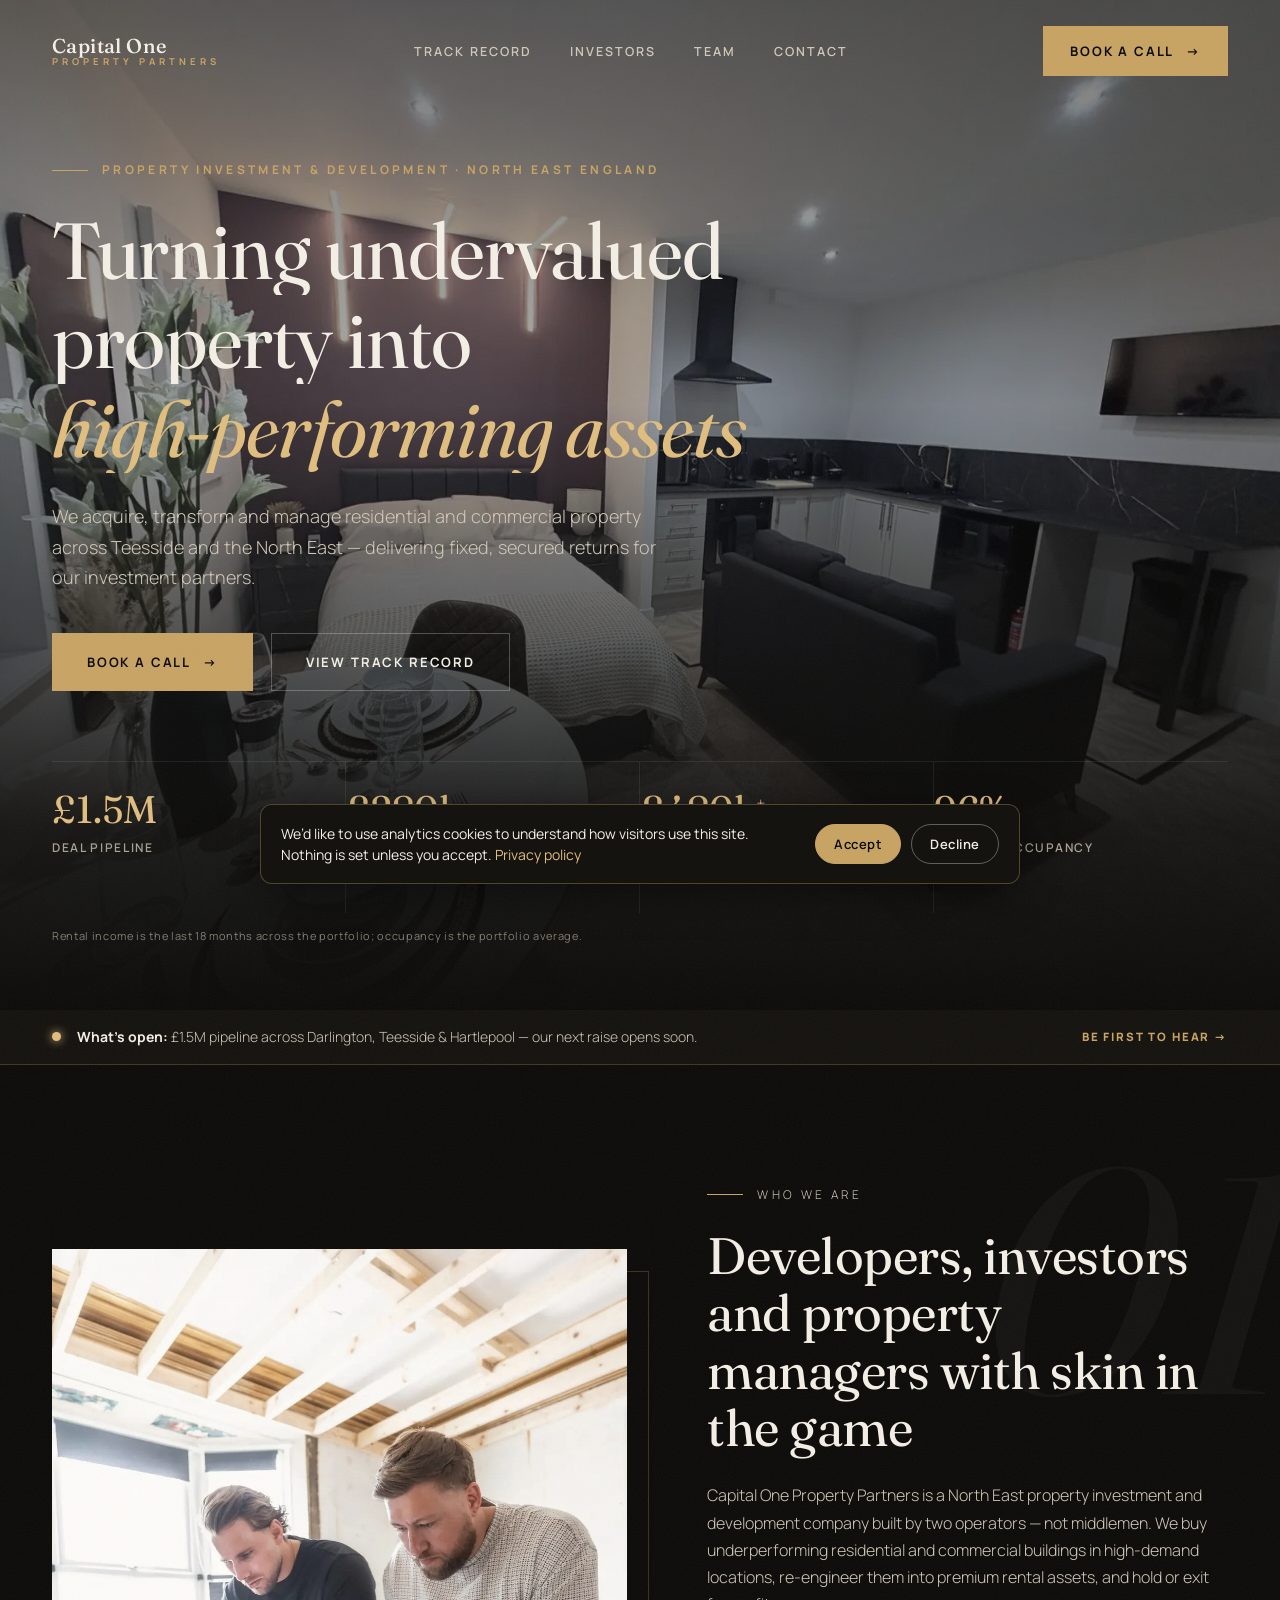
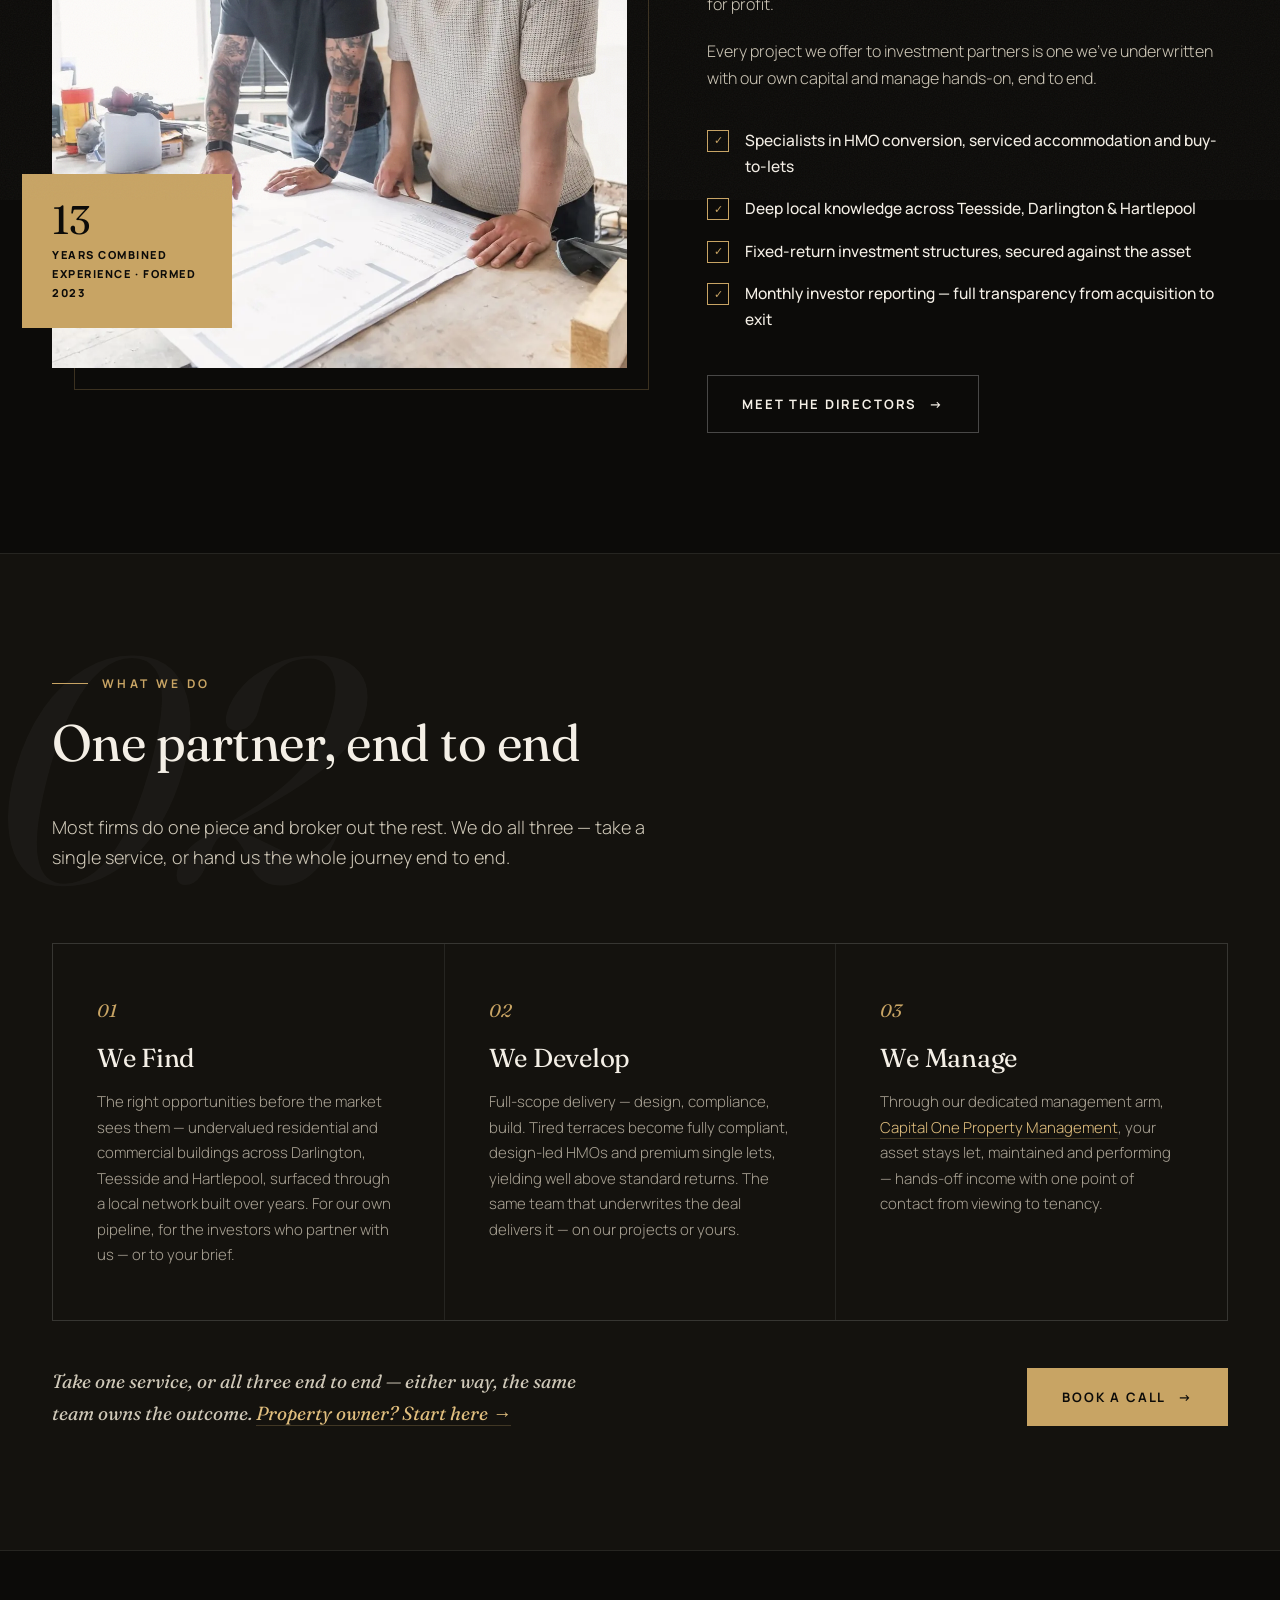
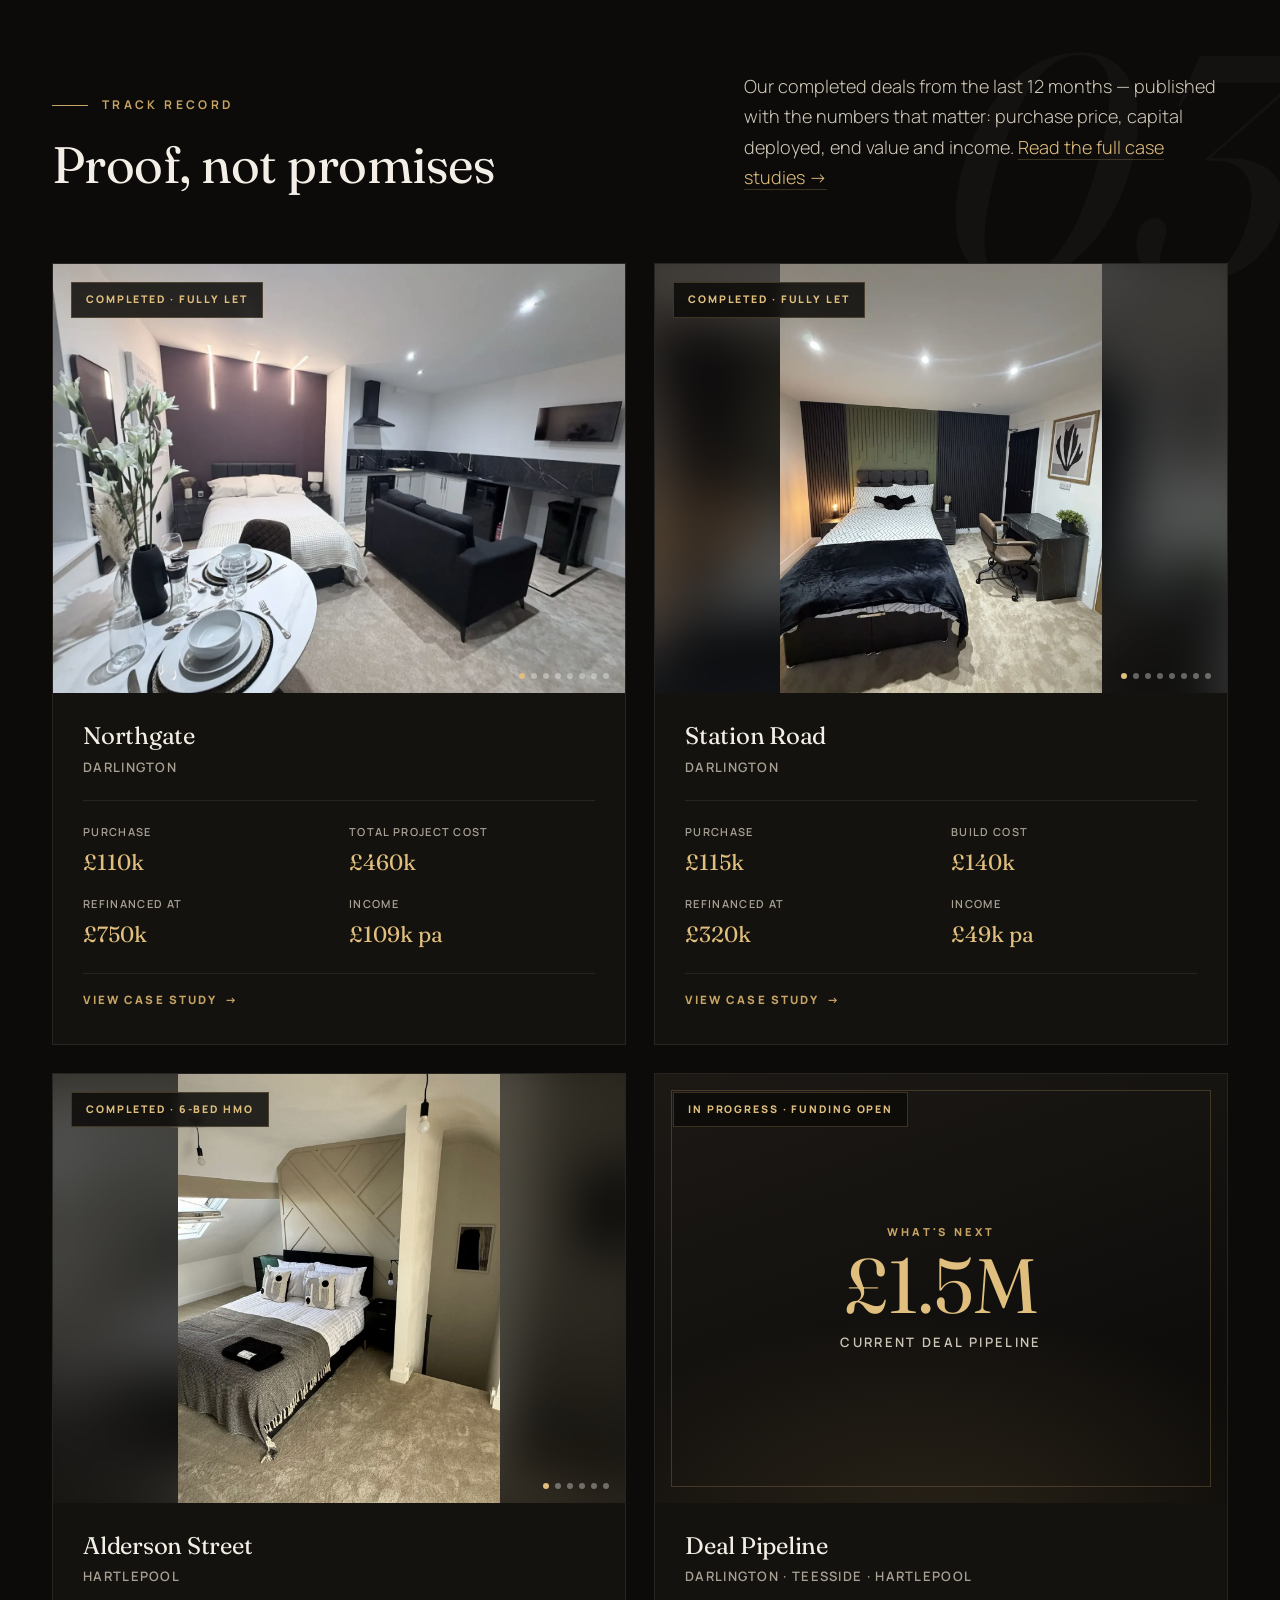
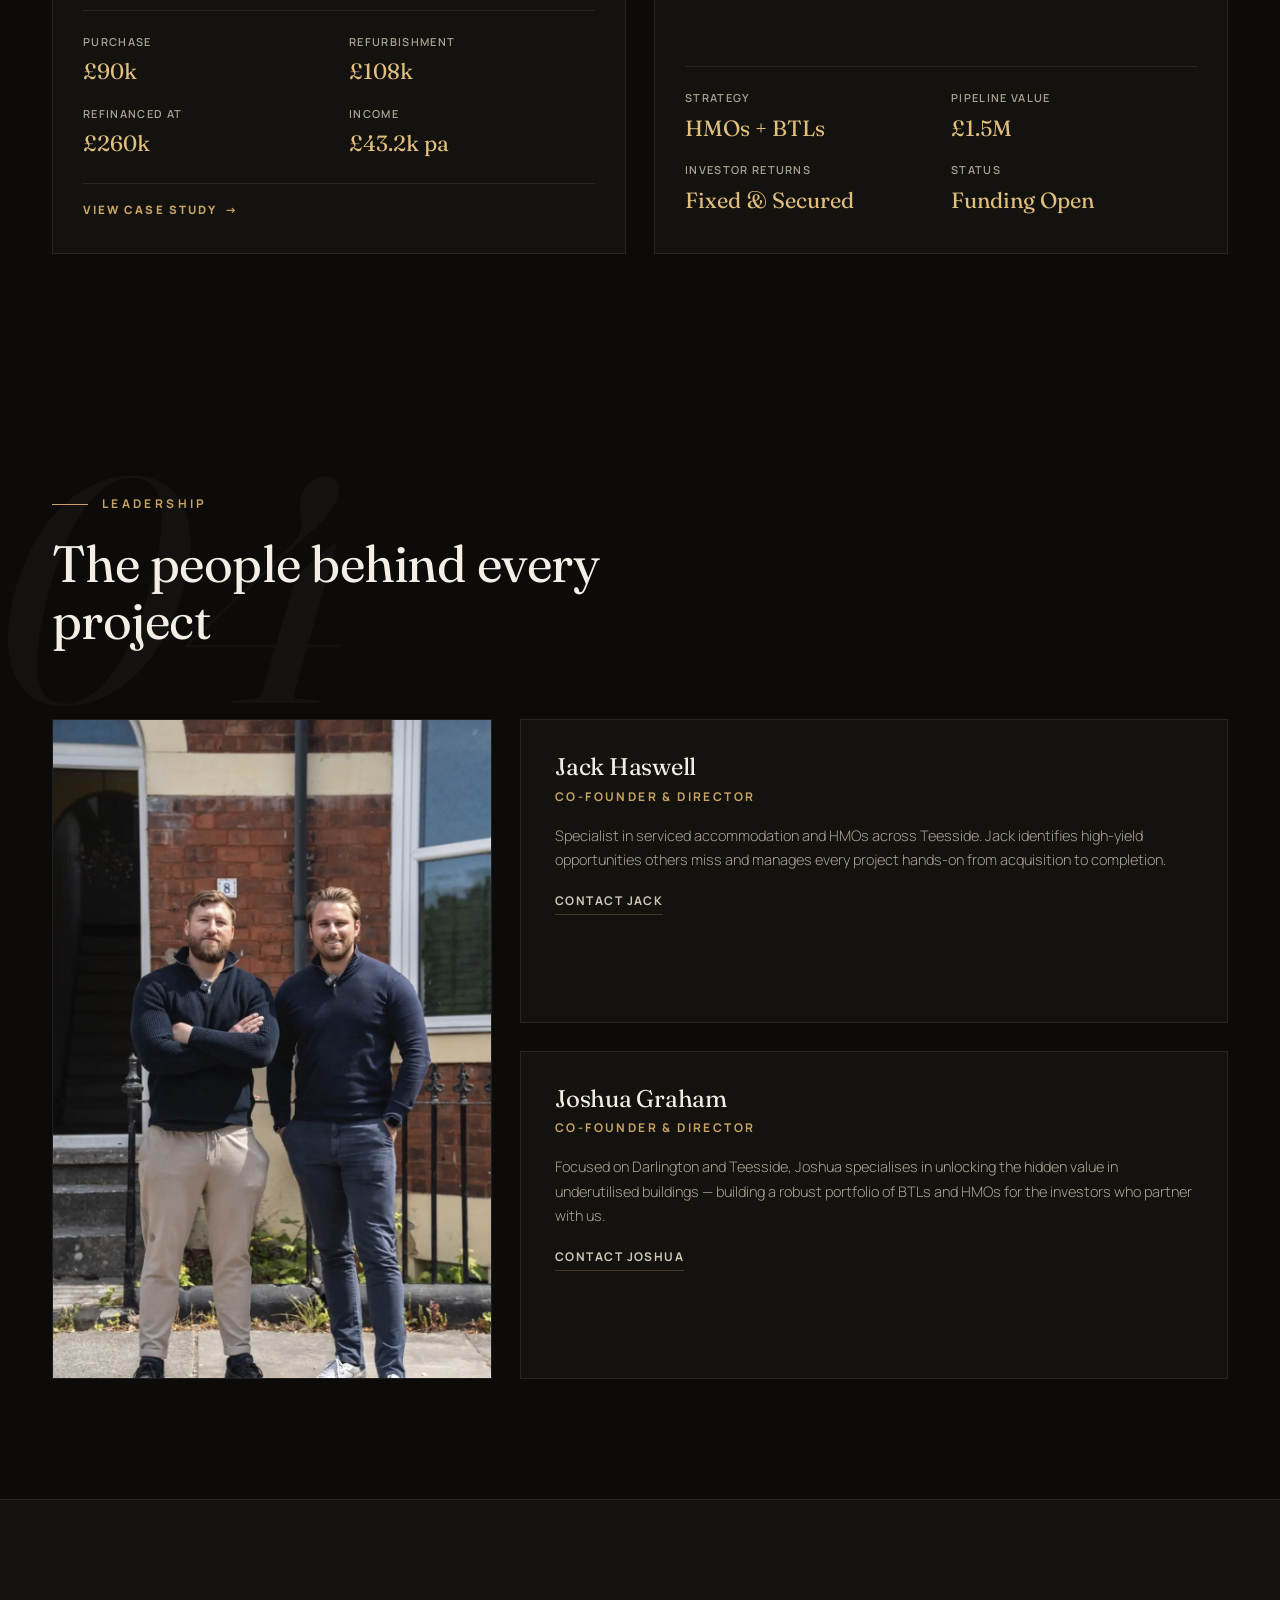
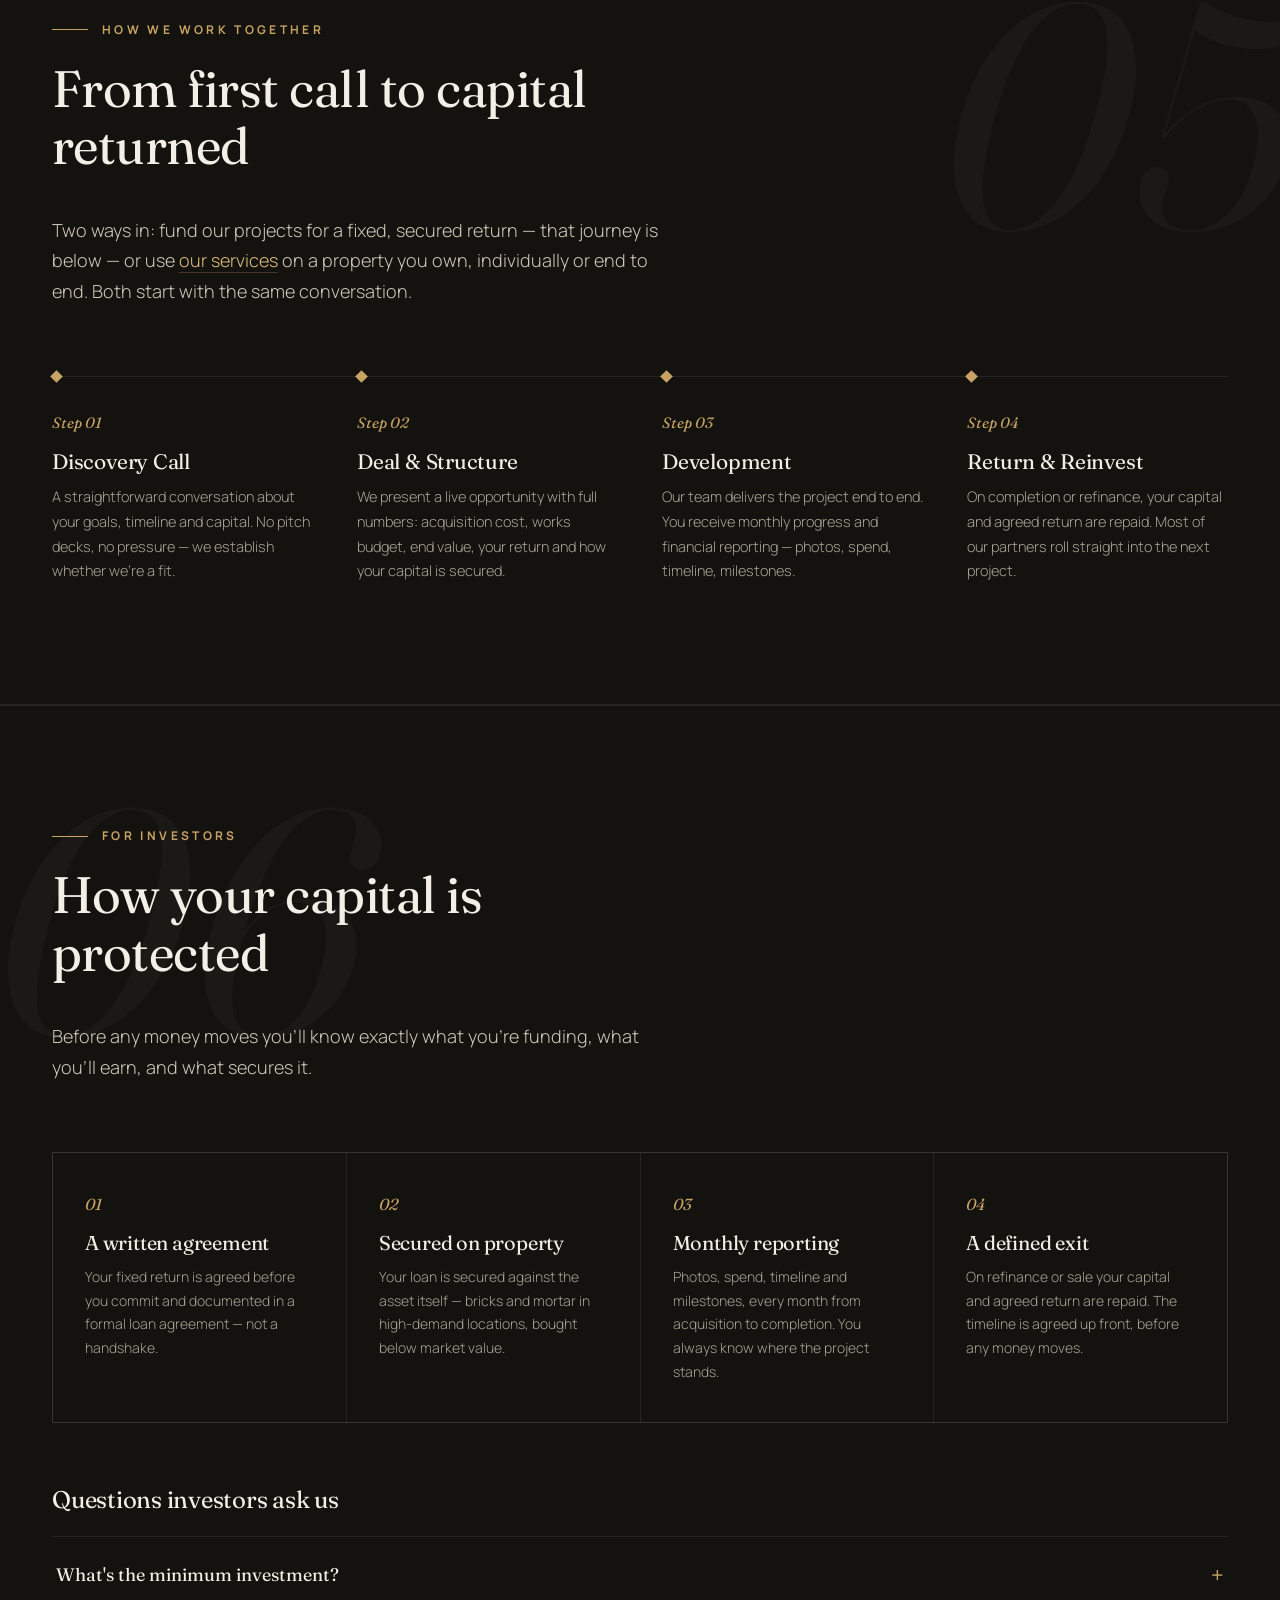
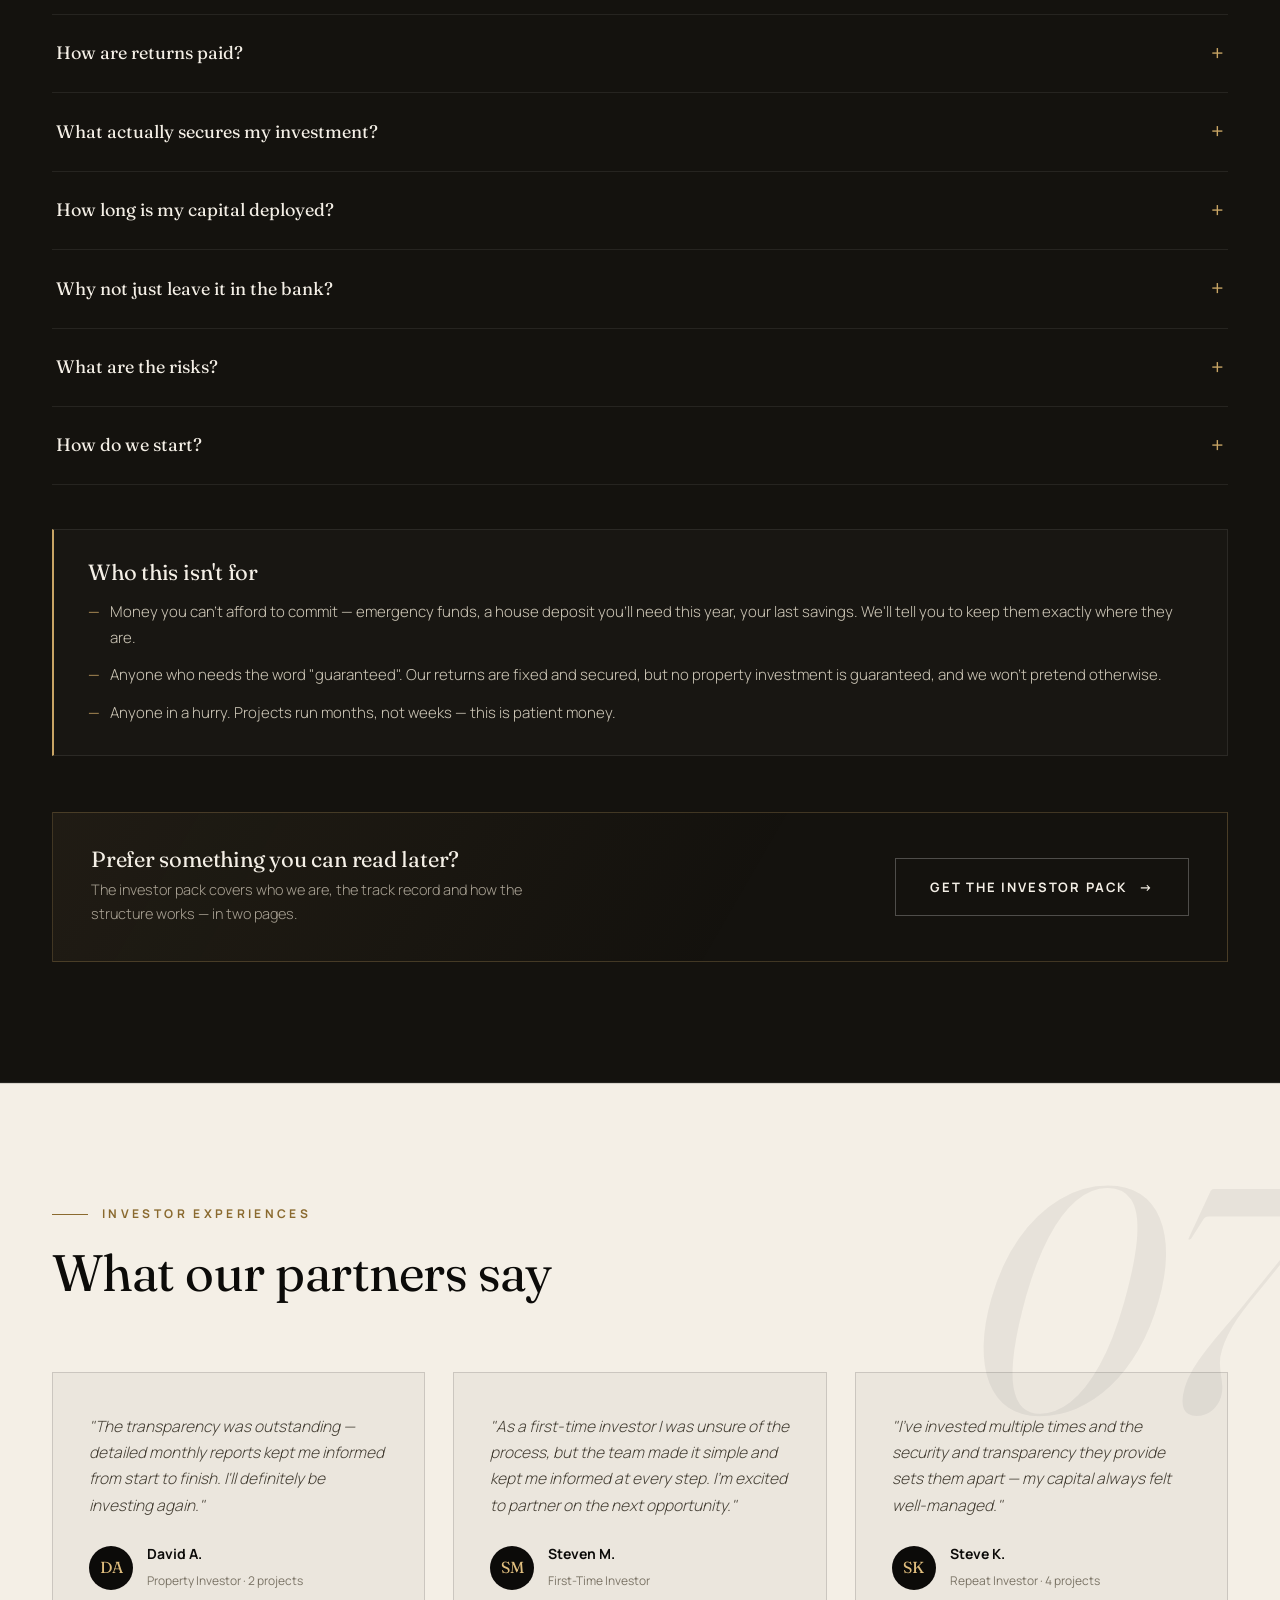
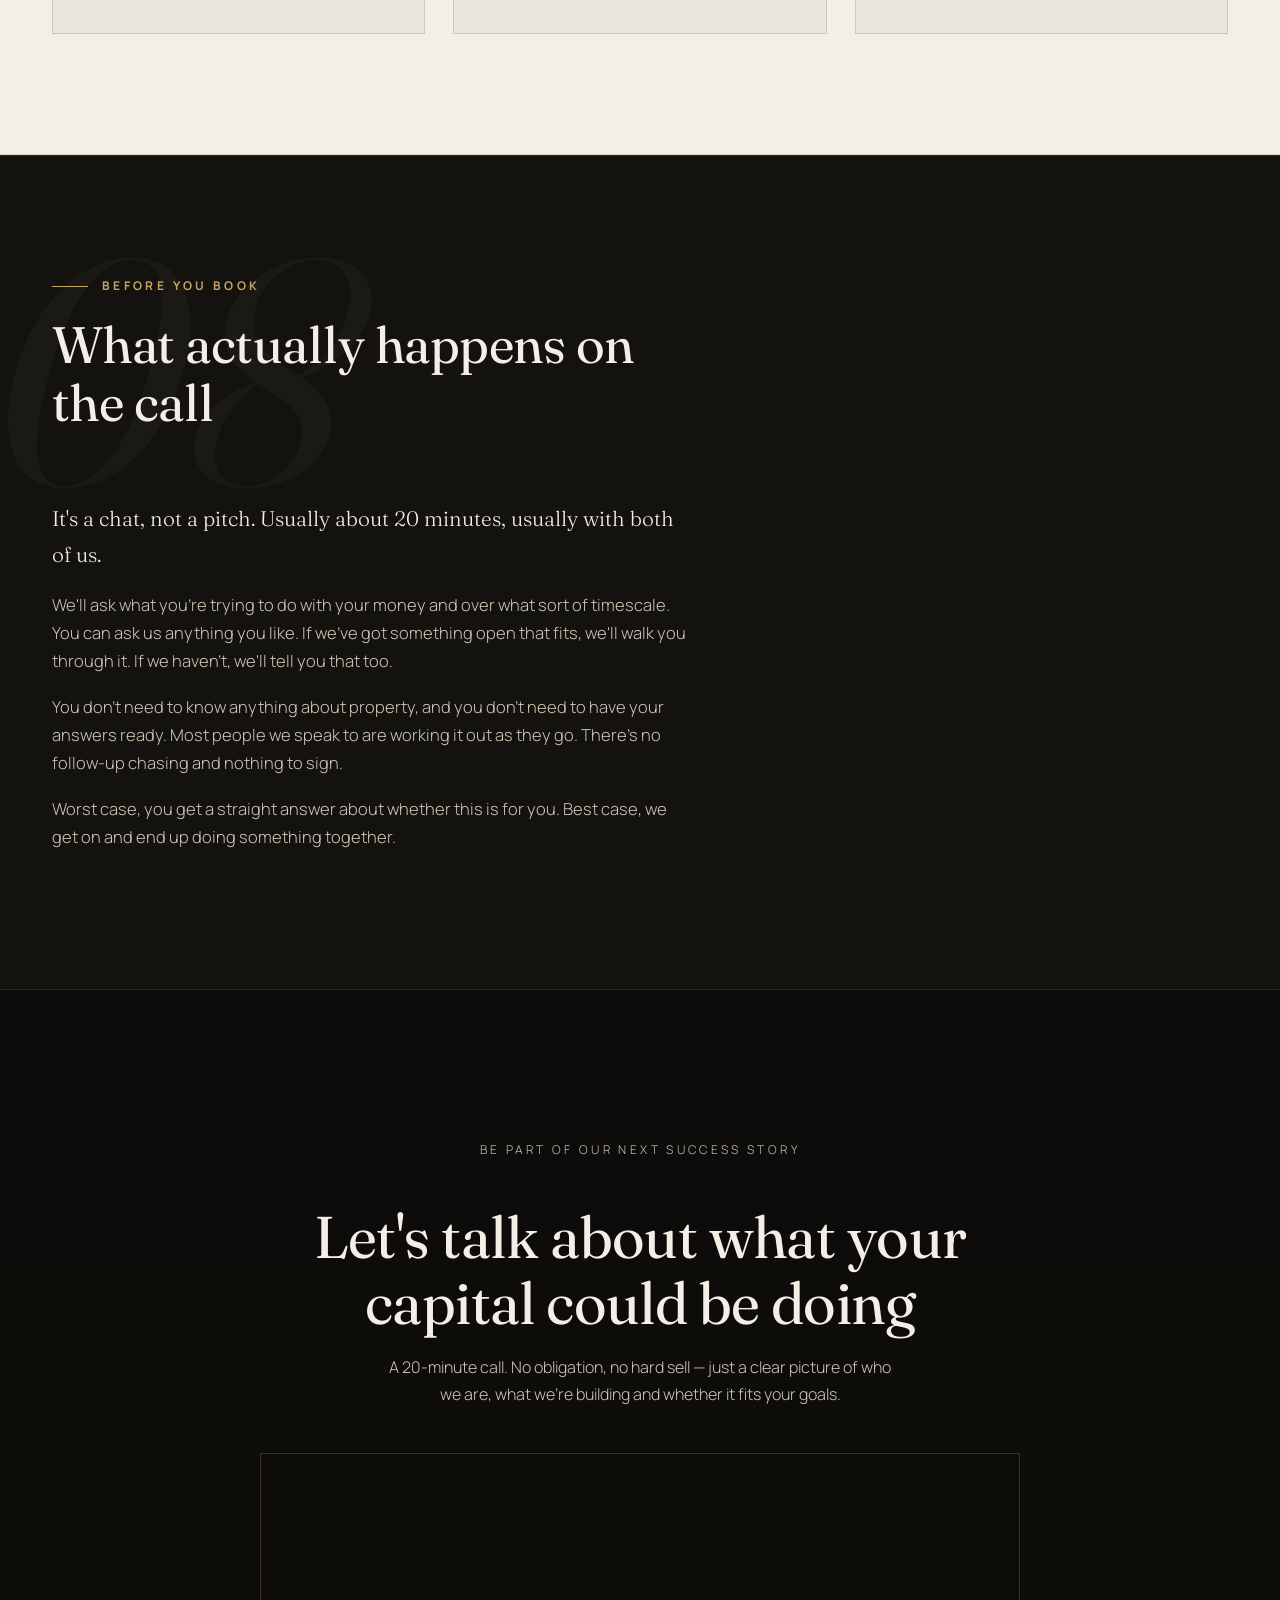
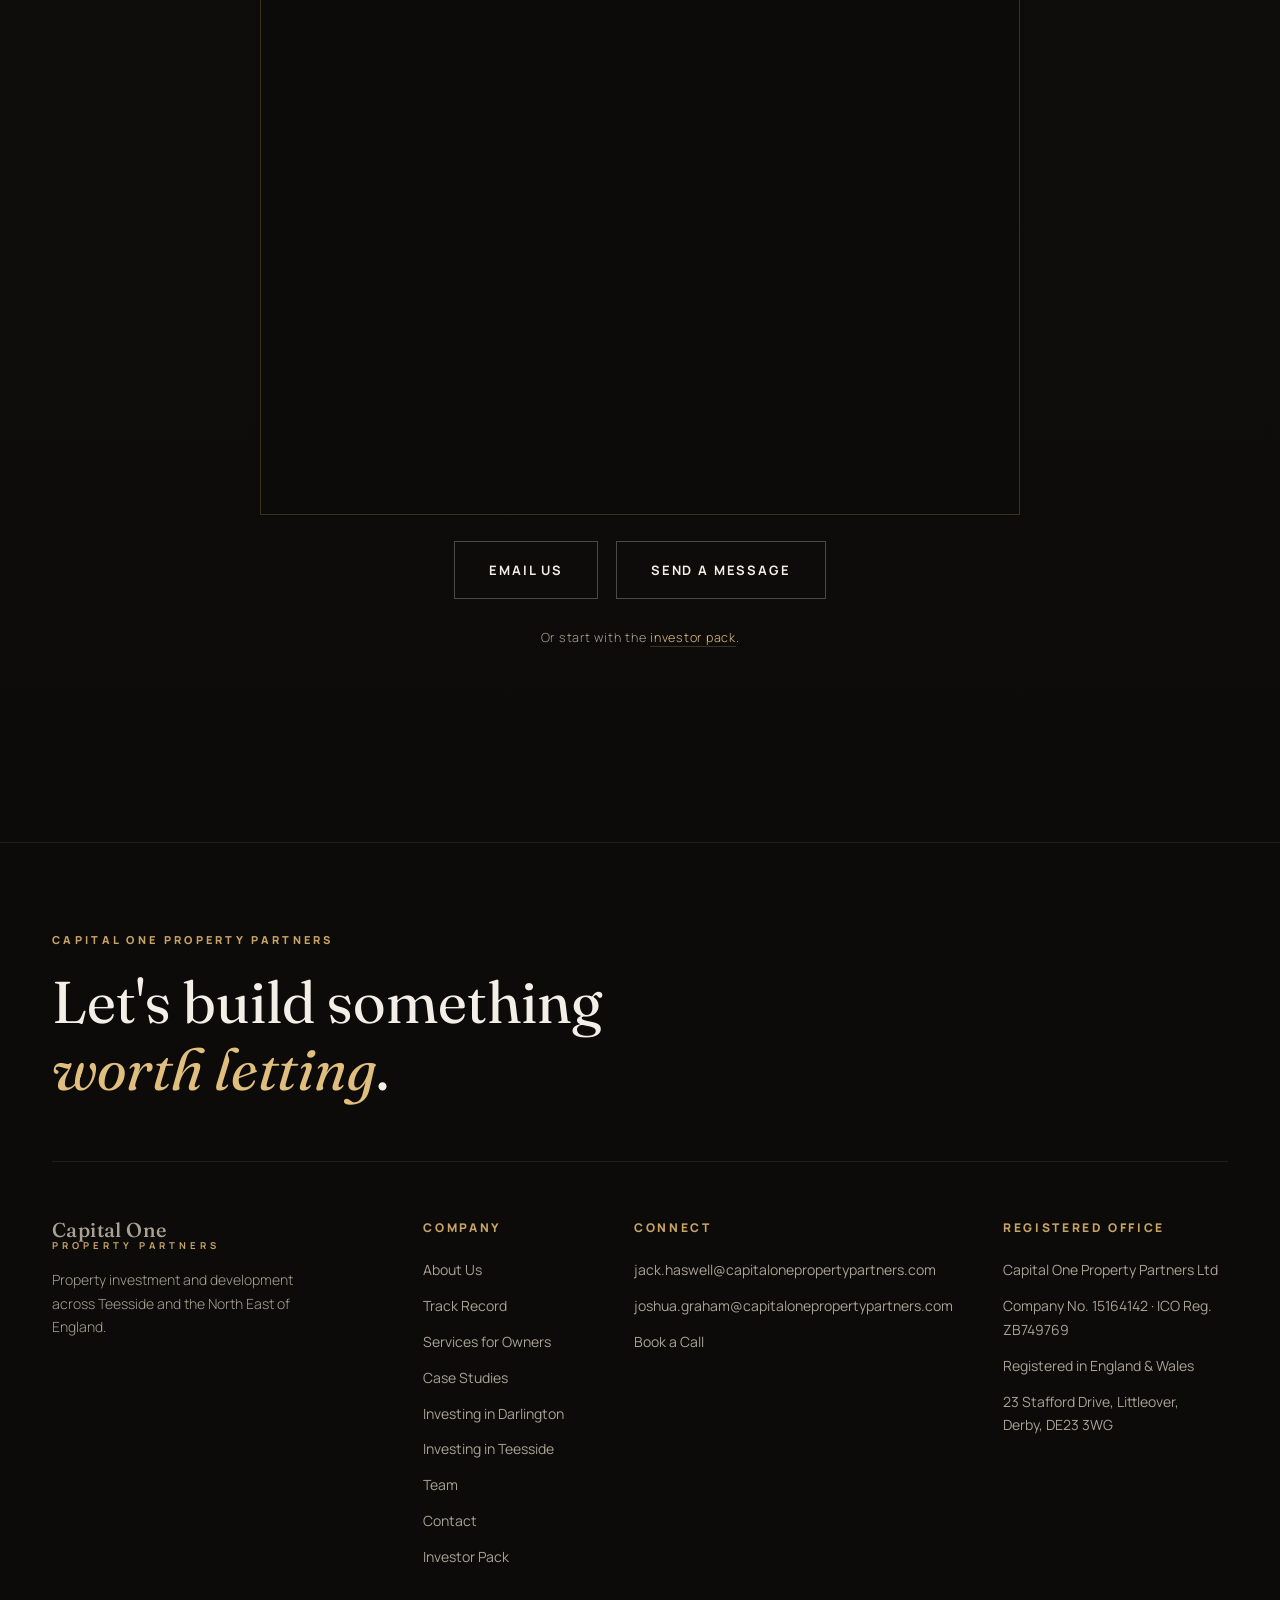
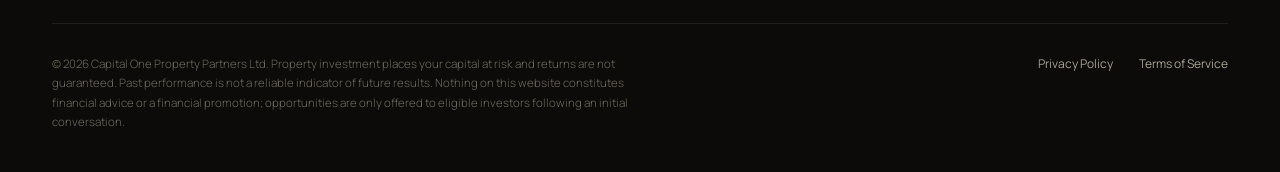
<file: index.html>
<!DOCTYPE html>
<html lang="en-GB">
<head>
<meta charset="UTF-8">
<meta name="viewport" content="width=device-width, initial-scale=1.0">
<title>Capital One Property Partners — Property Investment & Development, North East England</title>
<meta name="description" content="Capital One Property Partners transforms undervalued North East property into high-performing assets. Partner with us on HMO and commercial developments offering fixed, secured returns for investment partners.">
<link rel="icon" href="data:image/svg+xml,%3Csvg xmlns='http://www.w3.org/2000/svg' viewBox='0 0 64 64'%3E%3Crect width='64' height='64' fill='%230c0b09'/%3E%3Ctext x='32' y='45' font-family='Georgia,serif' font-size='34' fill='%23c8a464' text-anchor='middle'%3EC1%3C/text%3E%3C/svg%3E">
<meta property="og:type" content="website">
<meta property="og:title" content="Capital One Property Partners — Property Investment & Development, North East England">
<meta property="og:description" content="We acquire, transform and manage residential and commercial property across Teesside and the North East — delivering fixed, secured returns for our investment partners.">
<meta property="og:image" content="https://capitalonepropertypartners.com/images/hero.webp">
<meta property="og:url" content="https://capitalonepropertypartners.com/">
<meta name="twitter:card" content="summary_large_image">
<link rel="preload" as="image" href="images/hero.webp" fetchpriority="high">
<script type="application/ld+json">
{"@context":"https://schema.org","@type":"Organization","name":"Capital One Property Partners",
"url":"https://capitalonepropertypartners.com/",
"email":"jack.haswell@capitalonepropertypartners.com",
"description":"Property investment and development across Teesside and the North East of England.",
"founders":[{"@type":"Person","name":"Jack Haswell"},{"@type":"Person","name":"Joshua Graham"}],
"address":{"@type":"PostalAddress","streetAddress":"23 Stafford Drive, Littleover","addressLocality":"Derby","postalCode":"DE23 3WG","addressCountry":"GB"},
"identifier":"15164142",
"sameAs":["https://find-and-update.company-information.service.gov.uk/company/15164142"]}
</script>
<link rel="preconnect" href="https://fonts.googleapis.com">
<link rel="preconnect" href="https://fonts.gstatic.com" crossorigin>
<link href="https://fonts.googleapis.com/css2?family=Fraunces:opsz,wght@9..144,300;9..144,400;9..144,500;9..144,600&family=Manrope:wght@300;400;500;600;700;800&display=swap" rel="stylesheet">
<style>
/* ============================================================
   CAPITAL ONE PROPERTY PARTNERS — REDESIGN CONCEPT
   All £ figures & stats marked [PLACEHOLDER] — replace with real data
   ============================================================ */
:root{
  --ink:#0c0b09;
  --ink-2:#14120e;
  --ink-3:#1c1915;
  --line:rgba(255,255,255,.08);
  --line-2:rgba(200,164,100,.25);
  --gold:#c8a464;
  --gold-bright:#e0be7e;
  --cream:#f4efe6;
  --body:#a9a294;
  --body-bright:#cfc8b8;
  --serif:'Fraunces',Georgia,serif;
  --sans:'Manrope',-apple-system,sans-serif;
}
*{margin:0;padding:0;box-sizing:border-box}
html{scroll-behavior:smooth;overflow-x:hidden}
body{background:var(--ink);color:var(--cream);font-family:var(--sans);font-size:16px;line-height:1.7;-webkit-font-smoothing:antialiased;overflow-x:hidden}
img{max-width:100%;display:block}
a{color:inherit;text-decoration:none}
::selection{background:var(--gold);color:var(--ink)}

.wrap{max-width:1240px;margin:0 auto;padding:0 32px}
.kicker{font-size:12px;letter-spacing:.28em;text-transform:uppercase;color:var(--gold);font-weight:700;display:flex;align-items:center;gap:14px}
.kicker::before{content:"";width:36px;height:1px;background:var(--gold);display:inline-block}
h1,h2,h3{font-family:var(--serif);font-weight:400;line-height:1.12;letter-spacing:-.01em}
.h-display{font-size:clamp(42px,6.2vw,84px)}
.h-section{font-size:clamp(32px,4vw,54px);max-width:18ch}
.lead{color:var(--body-bright);font-size:18px;font-weight:300;max-width:56ch}
.gold-i{font-style:italic;color:var(--gold-bright)}

/* Buttons */
.btn{display:inline-flex;align-items:center;gap:12px;padding:17px 34px;font-family:var(--sans);font-size:13px;font-weight:700;letter-spacing:.14em;text-transform:uppercase;border:1px solid transparent;cursor:pointer;transition:all .3s ease}
.btn-gold{background:var(--gold);color:var(--ink)}
.btn-gold:hover{background:var(--gold-bright);transform:translateY(-2px);box-shadow:0 14px 34px rgba(200,164,100,.25)}
.btn-ghost{border-color:rgba(255,255,255,.25);color:var(--cream)}
.btn-ghost:hover{border-color:var(--gold);color:var(--gold-bright)}
.btn .arr{transition:transform .3s ease}
.btn:hover .arr{transform:translateX(5px)}

/* ============ NAV ============ */
header{position:fixed;inset:0 0 auto 0;z-index:100;transition:all .35s ease;padding:26px 0}
header.scrolled{background:rgba(12,11,9,.88);backdrop-filter:blur(16px);border-bottom:1px solid var(--line);padding:14px 0}
.nav{display:flex;align-items:center;justify-content:space-between}
.logo{display:flex;flex-direction:column;line-height:1.15}
.logo b{font-family:var(--serif);font-size:20px;font-weight:500;letter-spacing:.02em}
.logo span{font-size:9.5px;letter-spacing:.42em;text-transform:uppercase;color:var(--gold);font-weight:700}
.nav-links{display:flex;gap:38px;list-style:none}
.nav-links a{font-size:12.5px;font-weight:600;letter-spacing:.16em;text-transform:uppercase;color:var(--body-bright);position:relative;padding:6px 0}
.nav-links a::after{content:"";position:absolute;left:0;bottom:0;width:0;height:1px;background:var(--gold);transition:width .3s ease}
.nav-links a:hover{color:var(--cream)}
.nav-links a:hover::after{width:100%}
.nav .btn{padding:13px 26px}
.burger{display:none;background:none;border:none;color:var(--cream);font-size:26px;cursor:pointer}

/* ============ HERO ============ */
.hero{position:relative;min-height:100svh;display:flex;align-items:flex-end;padding:160px 0 0}
.hero-bg{position:absolute;inset:0;z-index:-2;background:
  linear-gradient(180deg,rgba(12,11,9,.55) 0%,rgba(12,11,9,.35) 40%,rgba(12,11,9,.92) 82%,var(--ink) 100%),
  url('images/hero.webp') center 55%/cover no-repeat;
  background-color:var(--ink-2)}
.hero-inner{padding-bottom:64px;width:100%}
.hero .kicker{margin-bottom:26px}
.hero h1{max-width:15ch}
.hero .lead{margin:28px 0 40px}
.hero-ctas{display:flex;gap:18px;flex-wrap:wrap;margin-bottom:70px}
.hero-strip{display:grid;grid-template-columns:repeat(4,1fr);border-top:1px solid var(--line);gap:0}
.hero-strip .cell{padding:28px 28px 34px 0;border-right:1px solid var(--line)}
.hero-strip .cell:last-child{border-right:none}
.stat-n{font-family:var(--serif);font-size:clamp(30px,3vw,44px);color:var(--gold-bright);line-height:1}
.stat-n sup{font-size:.45em;top:-.9em}
.stat-l{font-size:12px;letter-spacing:.14em;text-transform:uppercase;color:var(--body);margin-top:10px;font-weight:600}

/* ============ SECTION SHELL ============ */
section{padding:120px 0;position:relative}
.sec-head{display:flex;justify-content:space-between;align-items:flex-end;gap:40px;margin-bottom:70px;flex-wrap:wrap}
.sec-head .kicker{margin-bottom:20px}

/* ============ ABOUT ============ */
.about{background:var(--ink)}
.about-grid{display:grid;grid-template-columns:1.05fr .95fr;gap:80px;align-items:center}
.about-img{position:relative}
.about-img .main{aspect-ratio:4/5;object-fit:cover;filter:saturate(.85)}
.about-img::after{content:"";position:absolute;inset:22px -22px -22px 22px;border:1px solid var(--line-2);z-index:-1}
.about-badge{position:absolute;left:-30px;bottom:40px;background:var(--gold);color:var(--ink);padding:26px 30px;max-width:210px}
.about-badge .n{font-family:var(--serif);font-size:40px;line-height:1}
.about-badge .l{font-size:11px;font-weight:800;letter-spacing:.14em;text-transform:uppercase;margin-top:6px}
.about-copy .kicker{margin-bottom:22px}
.about-copy h2{margin-bottom:26px}
.about-copy p{color:var(--body-bright);font-weight:300;margin-bottom:20px}
.about-points{list-style:none;margin:34px 0 42px;display:grid;gap:16px}
.about-points li{display:flex;gap:16px;align-items:flex-start;color:var(--cream);font-weight:500;font-size:15.5px}
.about-points .tick{width:22px;height:22px;flex:none;border:1px solid var(--gold);color:var(--gold);display:flex;align-items:center;justify-content:center;font-size:11px;margin-top:3px}

/* ============ PILLARS ============ */
.pillars{background:var(--ink-2);border-block:1px solid var(--line)}
.pillar-grid{display:grid;grid-template-columns:repeat(3,1fr);gap:1px;background:var(--line);border:1px solid var(--line)}
.pillar{background:var(--ink-2);padding:52px 44px;transition:background .35s ease;position:relative;overflow:hidden}
.pillar:hover{background:var(--ink-3)}
.pillar .num{font-family:var(--serif);font-style:italic;color:var(--gold);font-size:18px}
.pillar h3{font-size:26px;margin:18px 0 16px}
.pillar p{color:var(--body);font-size:15px;font-weight:300}
.pillar .pi{width:54px;height:54px;border:1px solid var(--line-2);display:flex;align-items:center;justify-content:center;margin-bottom:28px;color:var(--gold);font-size:22px}

.pillar-link{color:var(--gold-bright);border-bottom:1px solid var(--line-2);transition:color .3s}
.pillar-link:hover{color:var(--cream)}
.pillar-close{display:flex;justify-content:space-between;align-items:center;gap:30px;flex-wrap:wrap;margin-top:44px}
.pillar-close p{font-family:var(--serif);font-style:italic;font-size:19px;color:var(--body-bright);max-width:44ch}
.pillar-ctas{display:flex;gap:14px;flex-wrap:wrap}

/* ============ TRACK RECORD ============ */
.projects .sec-head p{max-width:44ch}
.proj-grid{display:grid;grid-template-columns:repeat(2,1fr);gap:28px}
.proj{background:var(--ink-2);border:1px solid var(--line);transition:all .4s cubic-bezier(.2,.7,.3,1);display:flex;flex-direction:column}
.proj:hover{border-color:var(--line-2);transform:translateY(-6px) scale(1.025);box-shadow:0 30px 60px rgba(0,0,0,.5);z-index:5}
.proj-img{position:relative;aspect-ratio:4/3;overflow:hidden;background:#0a0908}
.proj-img img{position:absolute;inset:0;width:100%;height:100%;object-fit:contain;filter:saturate(.92);opacity:0;transition:opacity .7s ease;z-index:1}
.proj-img img.on{opacity:1}
.proj-img img.blurbg{object-fit:cover;filter:blur(24px) brightness(.4) saturate(.7);z-index:0;transform:scale(1.15)}
.proj-tag{z-index:2}
.pipeline-visual{position:relative;aspect-ratio:4/3;display:flex;flex-direction:column;align-items:center;justify-content:center;gap:6px;background:
  radial-gradient(120% 90% at 50% 110%,rgba(200,164,100,.16) 0%,transparent 60%),
  linear-gradient(160deg,var(--ink-3) 0%,#0a0908 100%)}
.pipeline-visual::after{content:"";position:absolute;inset:16px;border:1px solid var(--line-2);pointer-events:none}
.pv-kicker{font-size:11px;letter-spacing:.3em;text-transform:uppercase;color:var(--gold);font-weight:800}
.pv-num{font-family:var(--serif);font-size:clamp(56px,6vw,88px);color:var(--gold-bright);line-height:1}
.pv-label{font-size:13px;letter-spacing:.18em;text-transform:uppercase;color:var(--body-bright);font-weight:600}
.proj-dots{position:absolute;bottom:14px;right:16px;display:flex;gap:6px;z-index:2}
.proj-dots i{width:6px;height:6px;border-radius:50%;background:rgba(255,255,255,.35);transition:background .3s}
.proj-dots i.on{background:var(--gold-bright)}
.proj-tag{position:absolute;top:18px;left:18px;background:rgba(12,11,9,.85);backdrop-filter:blur(6px);color:var(--gold-bright);font-size:10.5px;font-weight:800;letter-spacing:.18em;text-transform:uppercase;padding:8px 14px;border:1px solid var(--line-2)}
.proj-body{padding:30px 30px 34px;display:flex;flex-direction:column;flex:1}
.proj h3{font-size:24px;margin-bottom:6px}
.proj .loc{color:var(--body);font-size:13px;letter-spacing:.1em;text-transform:uppercase;font-weight:600;margin-bottom:22px}
.proj-stats{display:grid;grid-template-columns:1fr 1fr;gap:14px 20px;border-top:1px solid var(--line);padding-top:22px;margin-top:auto}
.proj-stats .k{font-size:11px;letter-spacing:.12em;text-transform:uppercase;color:var(--body);font-weight:600}
.proj-stats .v{font-family:var(--serif);font-size:22px;color:var(--gold-bright);margin-top:2px}
.ph-note{font-size:11px;color:var(--body);margin-top:26px;letter-spacing:.05em}

/* ============ PROCESS ============ */
.process{background:var(--ink-2);border-block:1px solid var(--line)}
.proc-grid{display:grid;grid-template-columns:repeat(4,1fr);gap:44px;counter-reset:step}
.proc{position:relative;padding-top:34px}
.proc::before{content:"";position:absolute;top:0;left:0;right:-44px;height:1px;background:var(--line)}
.proc:last-child::before{right:0}
.proc::after{content:"";position:absolute;top:-4px;left:0;width:9px;height:9px;background:var(--gold);transform:rotate(45deg)}
.proc .n{font-family:var(--serif);font-style:italic;font-size:15px;color:var(--gold);margin-bottom:14px}
.proc h3{font-size:21px;margin-bottom:12px}
.proc p{color:var(--body);font-size:14.5px;font-weight:300}

/* ============ TEAM ============ */
.team-wrap{display:grid;grid-template-columns:440px 1fr;gap:28px;align-items:stretch}
.team-photo{margin:0;border:1px solid var(--line);overflow:hidden;position:relative}
.team-photo img{width:100%;height:100%;object-fit:cover;object-position:center 25%;filter:saturate(.9)}
.team-bios{display:grid;gap:28px}
.member{display:flex;background:var(--ink-2);border:1px solid var(--line);transition:border-color .3s ease}
.member:hover{border-color:var(--line-2)}
.member-body{padding:34px 34px 30px}
.member h3{font-size:24px}
.member .role{color:var(--gold);font-size:12px;letter-spacing:.2em;text-transform:uppercase;font-weight:700;margin:6px 0 16px}
.member p{color:var(--body);font-size:14.5px;font-weight:300}
.member .links{margin-top:18px;display:flex;gap:14px}
.member .links a{font-size:12px;letter-spacing:.12em;text-transform:uppercase;font-weight:700;color:var(--body-bright);border-bottom:1px solid var(--line-2);padding-bottom:3px;transition:color .3s}
.member .links a:hover{color:var(--gold-bright)}

/* ============ TESTIMONIALS ============ */
.social{background:var(--ink-2);border-block:1px solid var(--line)}
.testi-grid{display:grid;grid-template-columns:repeat(3,1fr);gap:28px}
.testi{background:var(--ink);border:1px solid var(--line);padding:40px 36px;display:flex;flex-direction:column;gap:24px}
.testi .stars{color:var(--gold);letter-spacing:4px;font-size:14px}
.testi p{color:var(--body-bright);font-weight:300;font-size:15.5px;font-style:italic;flex:1}
.testi .who{display:flex;align-items:center;gap:14px}
.testi .avatar{width:44px;height:44px;border-radius:50%;background:var(--ink-3);border:1px solid var(--line-2);display:flex;align-items:center;justify-content:center;font-family:var(--serif);color:var(--gold);font-size:16px}
.testi .who b{display:block;font-size:14px;font-weight:700}
.testi .who span{font-size:12px;color:var(--body)}

/* ============ CTA ============ */
.cta{position:relative;padding:150px 0;text-align:center}
.cta-bg{position:absolute;inset:0;z-index:-1;background:
  linear-gradient(180deg,var(--ink) 0%,rgba(12,11,9,.82) 30%,rgba(12,11,9,.82) 70%,var(--ink) 100%),
  url('images/cta-bg.webp') center 40%/cover no-repeat;
  background-color:var(--ink-2)}
.cta .kicker{justify-content:center}
.cta .kicker::before{display:none}
.cta h2{font-size:clamp(36px,4.6vw,62px);max-width:22ch;margin:22px auto 18px}
.cta p{color:var(--body-bright);max-width:52ch;margin:0 auto 44px;font-weight:300}
.cta-actions{display:flex;gap:18px;justify-content:center;flex-wrap:wrap}
.cta .micro{margin-top:28px;font-size:12.5px;color:var(--body);letter-spacing:.06em}

/* ============ FOOTER ============ */
footer{border-top:1px solid var(--line);padding:70px 0 40px;background:var(--ink)}
.foot-grid{display:grid;grid-template-columns:2fr 1fr 1fr 1.4fr;gap:50px;margin-bottom:54px}
.foot-grid h4{font-size:12px;letter-spacing:.22em;text-transform:uppercase;color:var(--gold);margin-bottom:20px;font-weight:800}
.foot-grid ul{list-style:none;display:grid;gap:12px}
.foot-grid a,.foot-grid li{color:var(--body);font-size:14px;font-weight:400;transition:color .3s}
.foot-grid a:hover{color:var(--cream)}
.foot-brand p{color:var(--body);font-size:14px;font-weight:300;max-width:34ch;margin-top:16px}
.legal{border-top:1px solid var(--line);padding-top:30px;display:flex;justify-content:space-between;gap:30px;flex-wrap:wrap}
.legal p{font-size:11.5px;color:#6f6a5e;max-width:88ch;font-weight:300}
.legal .links{display:flex;gap:26px;font-size:12px;flex:none}
.legal .links a{color:var(--body)}

/* ============ SCROLL SQUIGGLE LINE ============ */
.journey{position:relative}
.squiggle{position:absolute;inset:0;width:100%;height:100%;pointer-events:none;z-index:3;overflow:visible}
.squiggle path{fill:none;stroke:var(--gold);stroke-width:2px;vector-effect:non-scaling-stroke;opacity:.55;stroke-linecap:round}
.squiggle .dot{fill:var(--gold-bright);filter:drop-shadow(0 0 6px var(--gold-bright)) drop-shadow(0 0 18px rgba(224,190,126,.6))}
@media(max-width:900px){.squiggle{display:none}}

/* ============ REVEAL (content visible by default; JS only adds motion) ============ */
@media (prefers-reduced-motion:no-preference){
  .rv{opacity:0;transform:translateY(26px);transition:opacity .7s ease,transform .7s ease}
  .rv.in{opacity:1;transform:none}
}

/* ============ MOBILE MENU ============ */
.mobile-menu{display:none;position:fixed;inset:0;z-index:99;background:rgba(12,11,9,.97);backdrop-filter:blur(12px);flex-direction:column;justify-content:center;padding:100px 32px 48px;gap:0}
.mobile-menu.open{display:flex}
.mobile-menu>a{font-family:var(--serif);font-size:30px;color:var(--cream);padding:16px 0;border-bottom:1px solid var(--line)}
.mobile-menu>a:active{color:var(--gold-bright)}
.mobile-menu .btn{margin-top:36px;justify-content:center;font-size:13px;border-bottom:none}
@media(min-width:721px){.mobile-menu{display:none!important}}
@media(min-width:901px){.cta-bg{background-attachment:scroll,fixed}}

/* ============ RESPONSIVE ============ */
@media(max-width:1020px){
  .about-grid{grid-template-columns:1fr;gap:60px}
  .pillar-grid,.proj-grid,.testi-grid{grid-template-columns:1fr 1fr}
  .proc-grid{grid-template-columns:1fr 1fr;gap:54px 40px}
  .team-wrap{grid-template-columns:1fr}
  .team-photo img{aspect-ratio:4/5;max-height:70vh}
  .foot-grid{grid-template-columns:1fr 1fr}
  .hero-strip{grid-template-columns:1fr 1fr}
  .hero-strip .cell:nth-child(2){border-right:none}
}
@media(max-width:720px){
  .nav-links,.nav .btn-gold{display:none}
  .burger{display:block}
  .pillar-grid,.proj-grid,.testi-grid,.proc-grid,.foot-grid,.hero-strip{grid-template-columns:1fr}
  .hero-strip .cell{border-right:none;border-bottom:1px solid var(--line);padding-right:0}
  .member{display:block}
  section{padding:80px 0}
  .about-badge{left:0}
}

/* ============ INVESTORS ============ */
.invest{background:var(--ink-2);border-block:1px solid var(--line)}
.inv-grid{display:grid;grid-template-columns:repeat(4,1fr);gap:1px;background:var(--line);border:1px solid var(--line);margin-bottom:64px}
.inv-card{background:var(--ink-2);padding:38px 32px;transition:background .35s ease}
.inv-card:hover{background:var(--ink-3)}
.inv-card .n{font-family:var(--serif);font-style:italic;color:var(--gold);font-size:16px;margin-bottom:14px}
.inv-card h3{font-size:20px;margin-bottom:10px}
.inv-card p{color:var(--body);font-size:14px;font-weight:300}
.faq-title{font-size:24px;margin-bottom:22px}
.faq details{border-bottom:1px solid var(--line)}
.faq details:first-of-type{border-top:1px solid var(--line)}
.faq summary{cursor:pointer;list-style:none;display:flex;justify-content:space-between;align-items:center;gap:20px;padding:20px 4px;font-family:var(--serif);font-size:18px;color:var(--cream)}
.faq summary::-webkit-details-marker{display:none}
.faq summary:hover{color:var(--gold-bright)}
.faq .fx{color:var(--gold);font-size:22px;flex:none;transition:transform .3s ease;font-family:var(--sans)}
.faq details[open] .fx{transform:rotate(45deg)}
.faq details p{color:var(--body-bright);font-weight:300;font-size:15px;padding:0 4px 22px;max-width:72ch}
.faq details a{color:var(--gold-bright);border-bottom:1px solid var(--line-2)}
.pack{display:flex;justify-content:space-between;align-items:center;gap:30px;flex-wrap:wrap;border:1px solid var(--line-2);padding:34px 38px;margin-top:56px;background:linear-gradient(120deg,rgba(200,164,100,.07),transparent 60%)}
.pack h3{font-size:22px;margin-bottom:6px}
.pack p{color:var(--body);font-size:14.5px;font-weight:300;max-width:52ch}
.micro-link{color:var(--gold-bright);border-bottom:1px solid var(--line-2)}

/* ============ CASE STUDY LIGHTBOX ============ */
.proj[data-deal]{cursor:pointer}
.proj-more{border-top:1px solid var(--line);margin-top:20px;padding-top:16px;font-size:11.5px;letter-spacing:.18em;text-transform:uppercase;font-weight:800;color:var(--gold);display:flex;align-items:center;gap:8px}
.proj:hover .proj-more{color:var(--gold-bright)}
#lb{position:fixed;inset:0;z-index:300;background:rgba(6,5,4,.95);-webkit-backdrop-filter:blur(14px);backdrop-filter:blur(14px);display:none;align-items:center;justify-content:center;padding:24px}
#lb.open{display:flex}
.lb-box{width:min(1180px,100%);max-height:100%;overflow:auto;display:grid;grid-template-columns:1.5fr 1fr;gap:0;background:var(--ink-2);border:1px solid var(--line-2)}
.lb-media{position:relative;background:#080706;min-height:320px}
.lb-media img{width:100%;height:100%;max-height:76vh;object-fit:contain;display:block}
.lb-nav{position:absolute;top:50%;transform:translateY(-50%);width:46px;height:46px;border:1px solid var(--line-2);background:rgba(12,11,9,.8);color:var(--gold-bright);font-size:20px;cursor:pointer;display:flex;align-items:center;justify-content:center;transition:all .25s}
.lb-nav:hover{background:var(--gold);color:var(--ink)}
.lb-prev{left:14px}.lb-next{right:14px}
.lb-dots{position:absolute;bottom:14px;left:0;right:0;display:flex;gap:7px;justify-content:center}
.lb-dots i{width:7px;height:7px;border-radius:50%;background:rgba(255,255,255,.3);cursor:pointer}
.lb-dots i.on{background:var(--gold-bright)}
.lb-body{padding:42px 40px;display:flex;flex-direction:column}
.lb-body .kicker{margin-bottom:14px}
.lb-body h3{font-family:var(--serif);font-size:34px;font-weight:400}
.lb-body .loc{color:var(--body);font-size:12px;letter-spacing:.14em;text-transform:uppercase;font-weight:700;margin:4px 0 20px}
.lb-body .story{color:var(--body-bright);font-weight:300;font-size:15.5px;margin-bottom:26px}
.lb-stats{display:grid;grid-template-columns:1fr 1fr;gap:16px 20px;border-top:1px solid var(--line);padding-top:24px;margin-top:auto}
.lb-stats .k{font-size:11px;letter-spacing:.12em;text-transform:uppercase;color:var(--body);font-weight:600}
.lb-stats .v{font-family:var(--serif);font-size:24px;color:var(--gold-bright);margin-top:2px}
.lb-close{position:absolute;top:18px;right:18px;width:44px;height:44px;background:rgba(12,11,9,.85);border:1px solid var(--line-2);color:var(--cream);font-size:20px;cursor:pointer;z-index:2;display:flex;align-items:center;justify-content:center}
.lb-close:hover{background:var(--gold);color:var(--ink)}
@media(max-width:1020px){.inv-grid{grid-template-columns:1fr 1fr}}
@media(max-width:860px){.lb-box{grid-template-columns:1fr;max-height:92vh}.lb-media img{max-height:44vh}.lb-body{padding:28px 24px}}
@media(max-width:720px){.inv-grid{grid-template-columns:1fr}.pack{padding:26px 22px}}

/* ============ FILM GRAIN ============ */
#grain{position:fixed;inset:-100%;z-index:90;pointer-events:none;opacity:.05;
  background:url("data:image/svg+xml,%3Csvg xmlns='http://www.w3.org/2000/svg' width='300' height='300'%3E%3Cfilter id='n'%3E%3CfeTurbulence type='fractalNoise' baseFrequency='0.75' numOctaves='2' stitchTiles='stitch'/%3E%3C/filter%3E%3Crect width='300' height='300' filter='url(%23n)'/%3E%3C/svg%3E")}
@media (prefers-reduced-motion:no-preference){
  #grain{animation:grain 7s steps(10) infinite}
  @keyframes grain{
    0%,100%{transform:translate(0,0)}10%{transform:translate(-3%,-2%)}20%{transform:translate(2%,3%)}
    30%{transform:translate(-4%,1%)}40%{transform:translate(3%,-3%)}50%{transform:translate(-2%,4%)}
    60%{transform:translate(4%,2%)}70%{transform:translate(-3%,-4%)}80%{transform:translate(1%,3%)}90%{transform:translate(-1%,-2%)}
  }
}

/* ============ GHOST NUMERALS ============ */
.journey section>.wrap{position:relative;z-index:1}
.journey section[data-num]::before{content:attr(data-num);position:absolute;top:6vh;font-family:var(--serif);font-style:italic;
  font-size:clamp(190px,25vw,360px);line-height:1;color:rgba(244,239,230,.033);z-index:0;pointer-events:none;user-select:none}
.journey section[data-num][data-side="r"]::before{right:-1vw}
.journey section[data-num][data-side="l"]::before{left:-1vw}
.social[data-num]::before{color:rgba(12,11,9,.05)!important}
@media(max-width:720px){.journey section[data-num]::before{font-size:150px;top:3vh}}

/* ============ CREAM INTERRUPTION: TESTIMONIALS ============ */
.social{background:var(--cream);border-block:1px solid rgba(12,11,9,.12)}
.social h2{color:var(--ink)}
.social .kicker{color:#8a6a2f}
.social .kicker::before{background:#8a6a2f}
.testi{background:rgba(12,11,9,.035);border:1px solid rgba(12,11,9,.14)}
.testi p{color:#453f34}
.testi .stars{color:#a97e2f}
.testi .avatar{background:var(--ink);border-color:rgba(12,11,9,.25);color:var(--gold-bright)}
.testi .who b{color:var(--ink)}
.testi .who span{color:#7a7365}


/* ============ HERO ENTRANCE ============ */
.w{display:inline-block;overflow:hidden;vertical-align:bottom}
.wi{display:inline-block}
@media (prefers-reduced-motion:no-preference){
  .split .wi{transform:translateY(112%);animation:wrise .85s cubic-bezier(.2,.7,.2,1) forwards;animation-delay:calc(.25s + var(--i)*.06s)}
  @keyframes wrise{to{transform:none}}
  .hero .kicker,.hero .lead,.hero-ctas{opacity:0;animation:heroup .9s ease forwards}
  .hero .kicker{animation-delay:.1s}.hero .lead{animation-delay:.85s}.hero-ctas{animation-delay:1.05s}
  @keyframes heroup{from{opacity:0;transform:translateY(16px)}to{opacity:1;transform:none}}
}

/* ============ CUSTOM CURSOR ============ */
#cursor{position:fixed;top:0;left:0;width:26px;height:26px;border:1px solid var(--gold-bright);border-radius:50%;
  pointer-events:none;z-index:400;display:none;align-items:center;justify-content:center;
  font-family:var(--sans);font-size:9px;font-weight:800;letter-spacing:.12em;color:var(--ink);
  transition:width .25s ease,height .25s ease,background .25s ease,opacity .3s ease;opacity:0;will-change:transform}
#cursor.live{opacity:.9}
#cursor.grow{width:44px;height:44px;background:rgba(224,190,126,.12)}
#cursor.view{width:66px;height:66px;background:var(--gold-bright);border-color:var(--gold-bright)}

/* ============ FOOTER SIGN-OFF ============ */
.foot-sign{padding:18px 0 58px;border-bottom:1px solid var(--line);margin-bottom:56px}
.fs-kicker{font-size:11px;letter-spacing:.3em;text-transform:uppercase;color:var(--gold);font-weight:800;margin-bottom:18px}
.fs-line{font-family:var(--serif);font-size:clamp(34px,4.6vw,62px);line-height:1.15;color:var(--cream);max-width:18ch}

/* ============ THE CALL ============ */
.call-expect{background:var(--ink-2);border-block:1px solid var(--line)}
.call-copy{max-width:64ch}
.call-copy p{color:var(--body-bright);font-weight:300;font-size:16.5px;margin-bottom:18px}
.call-copy p:first-child{font-family:var(--serif);font-size:21px;color:var(--cream)}

/* ============ CTA EMBED + MOBILE BAR ============ */
.cta-embed{max-width:760px;margin:0 auto 26px;border:1px solid var(--line-2);background:rgba(12,11,9,.5)}
.mob-cta{display:none}
@media(max-width:720px){
  .mob-cta{display:flex;position:fixed;left:0;right:0;bottom:0;z-index:95;background:var(--gold);color:var(--ink);justify-content:center;align-items:center;gap:8px;padding:16px;font-size:13px;font-weight:800;letter-spacing:.16em;text-transform:uppercase}
  footer{padding-bottom:92px}
}

/* ============ WHO THIS ISN'T FOR ============ */
.notfor{border:1px solid var(--line);border-left:2px solid var(--gold);padding:30px 34px;margin-top:44px;background:rgba(255,255,255,.02)}
.notfor h3{font-size:22px;margin-bottom:14px}
.notfor ul{list-style:none;display:grid;gap:12px}
.notfor li{color:var(--body-bright);font-weight:300;font-size:15px;padding-left:22px;position:relative}
.notfor li::before{content:"—";position:absolute;left:0;color:var(--gold)}

/* ============ EXIT INTENT ============ */
#exit-pop{position:fixed;inset:0;z-index:250;background:rgba(6,5,4,.9);-webkit-backdrop-filter:blur(10px);backdrop-filter:blur(10px);display:none;align-items:center;justify-content:center;padding:24px}
#exit-pop.open{display:flex}
.ei-box{max-width:520px;background:var(--ink-2);border:1px solid var(--line-2);padding:44px 46px;position:relative}
.ei-box h3{font-family:var(--serif);font-size:30px;font-weight:400;margin:6px 0 12px}
.ei-box p{color:var(--body-bright);font-weight:300;font-size:15px}
.ei-actions{display:flex;gap:14px;flex-wrap:wrap;margin-top:26px}
.ei-close{position:absolute;top:14px;right:14px;width:38px;height:38px;background:none;border:1px solid var(--line);color:var(--cream);cursor:pointer;font-size:16px}
.ei-close:hover{border-color:var(--gold)}

/* ============ OPEN DEAL STRIP ============ */
.open-strip{background:var(--ink-2);border-bottom:1px solid var(--line-2)}
.os-in{display:flex;align-items:center;gap:16px;padding:15px 32px;flex-wrap:wrap}
.os-dot{width:9px;height:9px;border-radius:50%;background:var(--gold-bright);flex:none;box-shadow:0 0 10px var(--gold-bright);animation:osPulse 2.2s ease-in-out infinite}
@keyframes osPulse{50%{opacity:.45}}
.os-in p{font-size:14px;color:var(--body-bright);font-weight:300;margin:0}
.os-in b{color:var(--cream);font-weight:700}
.os-in a{margin-left:auto;font-size:11.5px;letter-spacing:.16em;text-transform:uppercase;font-weight:800;color:var(--gold);white-space:nowrap}
.os-in a:hover{color:var(--gold-bright)}
@media (prefers-reduced-motion:reduce){.os-dot{animation:none}}
@media(max-width:720px){.os-in{padding:13px 18px}.os-in a{margin-left:0}}
</style>
<script type="application/ld+json">
{"@context": "https://schema.org", "@type": "FAQPage", "mainEntity": [{"@type": "Question", "name": "What's the minimum investment?", "acceptedAnswer": {"@type": "Answer", "text": "Honest answer: it depends what's open. Some projects suit one partner funding the whole thing; others split between a few. We'd rather tell you straight on a ten-minute call than publish a number that's wrong by next month — tell us roughly what you're working with and you'll get a yes or no on the spot."}}, {"@type": "Question", "name": "How are returns paid?", "acceptedAnswer": {"@type": "Answer", "text": "A fixed return is agreed in writing before you invest. It's paid when the project completes — typically at refinance or sale — alongside the repayment of your original capital."}}, {"@type": "Question", "name": "What actually secures my investment?", "acceptedAnswer": {"@type": "Answer", "text": "Your loan is documented in a formal agreement and secured against the property itself. We encourage you to have your own solicitor review everything before you commit."}}, {"@type": "Question", "name": "How long is my capital deployed?", "acceptedAnswer": {"@type": "Answer", "text": "For the length of the project, agreed up front — the exact term is written into the loan agreement before any money moves, along with the exit route. If a timeline wouldn't suit you, that's a five-minute conversation, not a discovery after you've committed."}}, {"@type": "Question", "name": "Why not just leave it in the bank?", "acceptedAnswer": {"@type": "Answer", "text": "For money you might need at short notice, the bank is the right answer — genuinely. The difference here: your return is fixed and agreed up front rather than drifting with the base rate, and it's secured against a physical property. The trade-off is real too: your money is committed for the project term, and this is not a savings product — it isn't covered by the FSCS and capital is at risk. Some of your money belongs in the bank. This is for the part that's meant to be working harder."}}, {"@type": "Question", "name": "What are the risks?", "acceptedAnswer": {"@type": "Answer", "text": "Property investment places your capital at risk and returns are not guaranteed. Projects can overrun and market values can move. We mitigate this by buying below market value, securing every loan against the asset and reporting monthly — but you should never invest money you cannot afford to commit."}}, {"@type": "Question", "name": "How do we start?", "acceptedAnswer": {"@type": "Answer", "text": "A 20-minute discovery call — no pitch decks, no pressure. Book a time here or email jack.haswell@capitalonepropertypartners.com."}}]}
</script>
</head>
<body>

<div id="grain" aria-hidden="true"></div>
<a class="mob-cta" href="#contact">Book a Call</a>

<div id="exit-pop" role="dialog" aria-modal="true" aria-label="Take the investor pack with you">
  <div class="ei-box">
    <button class="ei-close" aria-label="Close">✕</button>
    <p class="kicker">Before you go</p>
    <h3>Take the numbers with you</h3>
    <p>Two pages: the track record, how your capital is protected, and how to reach us when you're ready.</p>
    <div class="ei-actions">
      <a class="btn btn-gold" href="https://tally.so/r/obWo0P" data-tally-open="obWo0P" data-tally-overlay="1" data-tally-emoji-animation="none">Get the Investor Pack</a>
      <button class="btn btn-ghost ei-close2">Keep browsing</button>
    </div>
  </div>
</div>
<div id="cursor" aria-hidden="true"></div>

<!-- ================= NAV ================= -->
<header id="header">
  <div class="wrap nav">
    <a class="logo" href="#top">
      <b>Capital One</b>
      <span>Property Partners</span>
    </a>
    <ul class="nav-links">
      <li><a href="#track-record">Track Record</a></li>
      <li><a href="#invest">Investors</a></li>
      <li><a href="#team">Team</a></li>
      <li><a href="#contact">Contact</a></li>
    </ul>
    <a href="#contact" class="btn btn-gold">Book a Call <span class="arr">→</span></a>
    <button class="burger" aria-label="Menu" aria-expanded="false" aria-controls="mobile-menu">☰</button>
  </div>
</header>

<nav class="mobile-menu" id="mobile-menu">
  <a href="#track-record">Track Record</a>
  <a href="#invest">Investors</a>
  <a href="#team">Team</a>
  <a href="#contact">Contact</a>
  <a class="btn btn-gold" href="#contact">Book a Call <span class="arr">→</span></a>
</nav>

<!-- ================= HERO ================= -->
<div class="hero" id="top">
  <div class="hero-bg"></div>
  <div class="wrap hero-inner">
    <p class="kicker">Property Investment &amp; Development · North East England</p>
    <h1 class="h-display">Turning undervalued property into <span class="gold-i">high-performing assets</span></h1>
    <p class="lead">We acquire, transform and manage residential and commercial property across Teesside and the North East — delivering fixed, secured returns for our investment partners.</p>
    <div class="hero-ctas">
      <a href="#contact" class="btn btn-gold">Book a Call <span class="arr">→</span></a>
      <a href="#track-record" class="btn btn-ghost">View Track Record</a>
    </div>
    <!-- Whole-portfolio figures supplied by directors -->
    <div class="hero-strip">
      <div class="cell rv"><div class="stat-n">£<span data-count="1.5" data-dec="1">1.5</span>M</div><div class="stat-l">Deal Pipeline</div></div>
      <div class="cell rv"><div class="stat-n">£<span data-count="280">280</span>k</div><div class="stat-l">Annual Rental Income</div></div>
      <div class="cell rv"><div class="stat-n">£<span data-count="480">480</span>k<sup>+</sup></div><div class="stat-l">Equity Created Through Development</div></div>
      <div class="cell rv"><div class="stat-n"><span data-count="96">96</span>%</div><div class="stat-l">Average Occupancy</div></div>
    </div>
    <p style="font-size:11px;letter-spacing:.06em;color:var(--body);opacity:.75;margin-top:14px">Rental income is the last 18 months across the portfolio; occupancy is the portfolio average.</p>
  </div>
</div>

<!-- [SOLICITOR REVIEW] Raise strip — swap the pipeline line for the live deal (name, £ required, closing date) when Jack confirms -->
<div class="open-strip">
  <div class="wrap os-in">
    <span class="os-dot" aria-hidden="true"></span>
    <p><b>What's open:</b> £1.5M pipeline across Darlington, Teesside &amp; Hartlepool — our next raise opens soon.</p>
    <a href="https://tally.so/r/rj7VRp" data-tally-open="rj7VRp" data-tally-overlay="1" data-tally-emoji-animation="none">Be first to hear →</a>
  </div>
</div>

<!-- ================= JOURNEY (scroll-drawn line weaves through these sections) ================= -->
<div class="journey">
<svg class="squiggle" aria-hidden="true">
  <defs>
    <mask id="sq-mask" maskUnits="userSpaceOnUse">
      <rect id="sq-mask-bg" x="0" y="0" width="100%" height="100%" fill="#fff"/>
      <!-- black keep-out rects over content injected by JS -->
    </mask>
  </defs>
  <g mask="url(#sq-mask)">
    <path id="sq-path" d=""/>
    <circle class="dot" id="sq-dot" r="5" cx="-20" cy="-20"/>
  </g>
</svg>

<!-- ================= ABOUT ================= -->
<section class="about" id="about">
  <div class="wrap about-grid">
    <div class="about-img rv">
      <img loading="lazy" decoding="async" class="main" src="images/about.webp" alt="Jack Haswell and Joshua Graham reviewing plans on site">
      <div class="about-badge">
        <div class="n">13</div>
        <div class="l">Years Combined Experience · Formed 2023</div>
      </div>
    </div>
    <div class="about-copy">
      <p class="kicker">Who We Are</p>
      <h2 class="h-section">Developers, investors and property managers with skin in the game</h2>
      <p>Capital One Property Partners is a North East property investment and development company built by two operators — not middlemen. We buy underperforming residential and commercial buildings in high-demand locations, re-engineer them into premium rental assets, and hold or exit for profit.</p>
      <p>Every project we offer to investment partners is one we've underwritten with our own capital and manage hands-on, end to end.</p>
      <ul class="about-points">
        <li><span class="tick">✓</span> Specialists in HMO conversion, serviced accommodation and buy-to-lets</li>
        <li><span class="tick">✓</span> Deep local knowledge across Teesside, Darlington &amp; Hartlepool</li>
        <li><span class="tick">✓</span> Fixed-return investment structures, secured against the asset</li>
        <li><span class="tick">✓</span> Monthly investor reporting — full transparency from acquisition to exit</li>
      </ul>
      <a href="#team" class="btn btn-ghost">Meet the Directors <span class="arr">→</span></a>
    </div>
  </div>
</section>

<!-- ================= PILLARS ================= -->
<section class="pillars">
  <div class="wrap">
    <div class="sec-head">
      <div>
        <p class="kicker">What We Do</p>
        <h2 class="h-section">One partner, end to end</h2>
      </div>
      <p class="lead">Most firms do one piece and broker out the rest. We do all three — take a single service, or hand us the whole journey end to end.</p>
    </div>
    <div class="pillar-grid">
      <div class="pillar rv">
        <div class="num">01</div>
        <h3>We Find</h3>
        <p>The right opportunities before the market sees them — undervalued residential and commercial buildings across Darlington, Teesside and Hartlepool, surfaced through a local network built over years. For our own pipeline, for the investors who partner with us — or to your brief.</p>
      </div>
      <div class="pillar rv">
        <div class="num">02</div>
        <h3>We Develop</h3>
        <p>Full-scope delivery — design, compliance, build. Tired terraces become fully compliant, design-led HMOs and premium single lets, yielding well above standard returns. The same team that underwrites the deal delivers it — on our projects or yours.</p>
      </div>
      <div class="pillar rv">
        <div class="num">03</div>
        <h3>We Manage</h3>
        <p>Through our dedicated management arm, <a class="pillar-link" href="https://capitalonepropertymanagement.co.uk" target="_blank" rel="noopener">Capital One Property Management</a>, your asset stays let, maintained and performing — hands-off income with one point of contact from viewing to tenancy.</p>
      </div>
    </div>
    <div class="pillar-close rv">
      <p>Take one service, or all three end to end — either way, the same team owns the outcome. <a class="pillar-link" href="services.html">Property owner? Start here →</a></p>
      <div class="pillar-ctas">
        <a href="#contact" class="btn btn-gold">Book a Call <span class="arr">→</span></a>
      </div>
    </div>
  </div>
</section>

<!-- ================= TRACK RECORD ================= -->
<section class="projects" id="track-record">
  <div class="wrap">
    <div class="sec-head">
      <div>
        <p class="kicker">Track Record</p>
        <h2 class="h-section">Proof, not promises</h2>
      </div>
      <p class="lead">Our completed deals from the last 12 months — published with the numbers that matter: purchase price, capital deployed, end value and income. <a href="case-studies.html" style="color:var(--gold-bright);border-bottom:1px solid var(--line-2)">Read the full case studies →</a></p>
    </div>
    <div class="proj-grid">
      <!-- NORTHGATE — real figures from Jack. Hover = slideshow of completed photos -->
      <article class="proj rv">
        <div class="proj-img">
          <img loading="lazy" decoding="async" class="on" src="images/northgate-1.webp" alt="Northgate — completed studio">
          <img loading="lazy" decoding="async" src="images/northgate-2.webp" alt="Northgate — completed interior">
          <img loading="lazy" decoding="async" src="images/northgate-3.webp" alt="Northgate — completed interior">
          <img loading="lazy" decoding="async" src="images/northgate-4.webp" alt="Northgate — completed interior">
          <img loading="lazy" decoding="async" src="images/northgate-5.webp" alt="Northgate — completed interior">
          <img loading="lazy" decoding="async" src="images/northgate-6.webp" alt="Northgate — completed interior">
          <img loading="lazy" decoding="async" src="images/northgate-7.webp" alt="Northgate — completed interior">
          <img loading="lazy" decoding="async" src="images/northgate-8.webp" alt="Northgate — completed interior">
          <span class="proj-tag">Completed · Fully Let</span>
        </div>
        <div class="proj-body">
          <h3>Northgate</h3>
          <p class="loc">Darlington</p>
          <div class="proj-stats">
            <div><div class="k">Purchase</div><div class="v">£110k</div></div>
            <div><div class="k">Total Project Cost</div><div class="v">£460k</div></div>
            <div><div class="k">Refinanced At</div><div class="v">£750k</div></div>
            <div><div class="k">Income</div><div class="v">£109k pa</div></div>
          </div>
        </div>
      </article>
      <!-- STATION ROAD — real figures from Jack -->
      <article class="proj rv">
        <div class="proj-img">
          <img loading="lazy" decoding="async" class="on" src="images/station-road-1.webp" alt="Station Road — completed interior">
          <img loading="lazy" decoding="async" src="images/station-road-2.webp" alt="Station Road — completed interior">
          <img loading="lazy" decoding="async" src="images/station-road-3.webp" alt="Station Road — completed interior">
          <img loading="lazy" decoding="async" src="images/station-road-4.webp" alt="Station Road — completed interior">
          <img loading="lazy" decoding="async" src="images/station-road-5.webp" alt="Station Road — completed interior">
          <img loading="lazy" decoding="async" src="images/station-road-6.webp" alt="Station Road — completed interior">
          <img loading="lazy" decoding="async" src="images/station-road-7.webp" alt="Station Road — completed interior">
          <img loading="lazy" decoding="async" src="images/station-road-8.webp" alt="Station Road — completed interior">
          <span class="proj-tag">Completed · Fully Let</span>
        </div>
        <div class="proj-body">
          <h3>Station Road</h3>
          <p class="loc">Darlington</p>
          <div class="proj-stats">
            <div><div class="k">Purchase</div><div class="v">£115k</div></div>
            <div><div class="k">Build Cost</div><div class="v">£140k</div></div>
            <div><div class="k">Refinanced At</div><div class="v">£320k</div></div>
            <div><div class="k">Income</div><div class="v">£49k pa</div></div>
          </div>
        </div>
      </article>
      <!-- ALDERSON STREET — real figures from Jack -->
      <article class="proj rv">
        <div class="proj-img">
          <img loading="lazy" decoding="async" class="on" src="images/alderson-1.webp" alt="Alderson Street — completed interior">
          <img loading="lazy" decoding="async" src="images/alderson-2.webp" alt="Alderson Street — completed interior">
          <img loading="lazy" decoding="async" src="images/alderson-3.webp" alt="Alderson Street — completed interior">
          <img loading="lazy" decoding="async" src="images/alderson-4.webp" alt="Alderson Street — completed interior">
          <img loading="lazy" decoding="async" src="images/alderson-5.webp" alt="Alderson Street — completed interior">
          <img loading="lazy" decoding="async" src="images/alderson-6.webp" alt="Alderson Street — completed interior">
          <span class="proj-tag">Completed · 6-Bed HMO</span>
        </div>
        <div class="proj-body">
          <h3>Alderson Street</h3>
          <p class="loc">Hartlepool</p>
          <div class="proj-stats">
            <div><div class="k">Purchase</div><div class="v">£90k</div></div>
            <div><div class="k">Refurbishment</div><div class="v">£108k</div></div>
            <div><div class="k">Refinanced At</div><div class="v">£260k</div></div>
            <div><div class="k">Income</div><div class="v">£43.2k pa</div></div>
          </div>
        </div>
      </article>
      <!-- DEAL PIPELINE — £1.5M confirmed by directors -->
      <article class="proj rv pipeline-card">
        <div class="pipeline-visual">
          <p class="pv-kicker">What's Next</p>
          <div class="pv-num">£<span data-count="1.5" data-dec="1">1.5</span>M</div>
          <p class="pv-label">Current Deal Pipeline</p>
          <span class="proj-tag">In Progress · Funding Open</span>
        </div>
        <div class="proj-body">
          <h3>Deal Pipeline</h3>
          <p class="loc">Darlington · Teesside · Hartlepool</p>
          <div class="proj-stats">
            <div><div class="k">Strategy</div><div class="v">HMOs + BTLs</div></div>
            <div><div class="k">Pipeline Value</div><div class="v">£1.5M</div></div>
            <div><div class="k">Investor Returns</div><div class="v">Fixed &amp; Secured</div></div>
            <div><div class="k">Status</div><div class="v">Funding Open</div></div>
          </div>
        </div>
      </article>
    </div>
  </div>
</section>

<!-- ================= TEAM ================= -->
<section id="team">
  <div class="wrap">
    <div class="sec-head">
      <div>
        <p class="kicker">Leadership</p>
        <h2 class="h-section">The people behind every project</h2>
      </div>
    </div>
    <div class="team-wrap">
      <figure class="team-photo rv">
        <img loading="lazy" decoding="async" src="images/team.webp" alt="Jack Haswell and Joshua Graham outside a Capital One Property Partners development">
      </figure>
      <div class="team-bios">
        <article class="member rv">
          <div class="member-body">
            <h3>Jack Haswell</h3>
            <p class="role">Co-Founder &amp; Director</p>
            <p>Specialist in serviced accommodation and HMOs across Teesside. Jack identifies high-yield opportunities others miss and manages every project hands-on from acquisition to completion.</p>
            <div class="links"><a href="mailto:jack.haswell@capitalonepropertypartners.com">Contact Jack</a></div>
          </div>
        </article>
        <article class="member rv">
          <div class="member-body">
            <h3>Joshua Graham</h3>
            <p class="role">Co-Founder &amp; Director</p>
            <p>Focused on Darlington and Teesside, Joshua specialises in unlocking the hidden value in underutilised buildings — building a robust portfolio of BTLs and HMOs for the investors who partner with us.</p>
            <div class="links"><a href="mailto:joshua.graham@capitalonepropertypartners.com">Contact Joshua</a></div>
          </div>
        </article>
      </div>
    </div>
  </div>
</section>

<!-- ================= PROCESS ================= -->
<section class="process" id="process">
  <div class="wrap">
    <div class="sec-head">
      <div>
        <p class="kicker">How We Work Together</p>
        <h2 class="h-section">From first call to capital returned</h2>
      </div>
      <p class="lead">Two ways in: fund our projects for a fixed, secured return — that journey is below — or use <a class="micro-link" href="services.html">our services</a> on a property you own, individually or end to end. Both start with the same conversation.</p>
    </div>
    <div class="proc-grid">
      <div class="proc rv">
        <div class="n">Step 01</div>
        <h3>Discovery Call</h3>
        <p>A straightforward conversation about your goals, timeline and capital. No pitch decks, no pressure — we establish whether we're a fit.</p>
      </div>
      <div class="proc rv">
        <div class="n">Step 02</div>
        <h3>Deal &amp; Structure</h3>
        <p>We present a live opportunity with full numbers: acquisition cost, works budget, end value, your return and how your capital is secured.</p>
      </div>
      <div class="proc rv">
        <div class="n">Step 03</div>
        <h3>Development</h3>
        <p>Our team delivers the project end to end. You receive monthly progress and financial reporting — photos, spend, timeline, milestones.</p>
      </div>
      <div class="proc rv">
        <div class="n">Step 04</div>
        <h3>Return &amp; Reinvest</h3>
        <p>On completion or refinance, your capital and agreed return are repaid. Most of our partners roll straight into the next project.</p>
      </div>
    </div>
  </div>
</section>

<!-- ================= INVESTORS: SECURITY + FAQ ================= -->
<!-- [SOLICITOR REVIEW] This whole section describes the investment structure —
     include it in the compliance review alongside the footer wording. -->
<section class="invest" id="invest">
  <div class="wrap">
    <div class="sec-head">
      <div>
        <p class="kicker">For Investors</p>
        <h2 class="h-section">How your capital is protected</h2>
      </div>
      <p class="lead">Before any money moves you'll know exactly what you're funding, what you'll earn, and what secures it.</p>
    </div>
    <div class="inv-grid">
      <div class="inv-card rv"><div class="n">01</div><h3>A written agreement</h3><p>Your fixed return is agreed before you commit and documented in a formal loan agreement — not a handshake.</p></div>
      <div class="inv-card rv"><div class="n">02</div><h3>Secured on property</h3><p>Your loan is secured against the asset itself — bricks and mortar in high-demand locations, bought below market value.</p></div>
      <div class="inv-card rv"><div class="n">03</div><h3>Monthly reporting</h3><p>Photos, spend, timeline and milestones, every month from acquisition to completion. You always know where the project stands.</p></div>
      <div class="inv-card rv"><div class="n">04</div><h3>A defined exit</h3><p>On refinance or sale your capital and agreed return are repaid. The timeline is agreed up front, before any money moves.</p></div>
    </div>
    <div class="faq rv">
      <h3 class="faq-title">Questions investors ask us</h3>
      <details><summary>What's the minimum investment?<span class="fx">+</span></summary><p>Honest answer: it depends what's open. Some projects suit one partner funding the whole thing; others split between a few. We'd rather tell you straight on a ten-minute call than publish a number that's wrong by next month — tell us roughly what you're working with and you'll get a yes or no on the spot.</p></details>
      <details><summary>How are returns paid?<span class="fx">+</span></summary><p>A fixed return is agreed in writing before you invest. It's paid when the project completes — typically at refinance or sale — alongside the repayment of your original capital.</p></details>
      <details><summary>What actually secures my investment?<span class="fx">+</span></summary><p>Your loan is documented in a formal agreement and secured against the property itself. We encourage you to have your own solicitor review everything before you commit.</p></details>
      <details><summary>How long is my capital deployed?<span class="fx">+</span></summary><p>For the length of the project, agreed up front — the exact term is written into the loan agreement before any money moves, along with the exit route. If a timeline wouldn't suit you, that's a five-minute conversation, not a discovery after you've committed.</p></details>
      <details><summary>Why not just leave it in the bank?<span class="fx">+</span></summary><p>For money you might need at short notice, the bank is the right answer — genuinely. The difference here: your return is fixed and agreed up front rather than drifting with the base rate, and it's secured against a physical property. The trade-off is real too: your money is committed for the project term, and this is not a savings product — it isn't covered by the FSCS and capital is at risk. Some of your money belongs in the bank. This is for the part that's meant to be working harder.</p></details>
      <details><summary>What are the risks?<span class="fx">+</span></summary><p>Property investment places your capital at risk and returns are not guaranteed. Projects can overrun and market values can move. We mitigate this by buying below market value, securing every loan against the asset and reporting monthly — but you should never invest money you cannot afford to commit.</p></details>
      <details><summary>How do we start?<span class="fx">+</span></summary><p>A 20-minute discovery call — no pitch decks, no pressure. <a href="https://calendly.com/capital-one-property-partners/consultation" target="_blank" rel="noopener">Book a time here</a> or email <a href="mailto:jack.haswell@capitalonepropertypartners.com">jack.haswell@capitalonepropertypartners.com</a>.</p></details>
    </div>
    <div class="notfor rv">
      <h3>Who this isn't for</h3>
      <ul>
        <li>Money you can't afford to commit — emergency funds, a house deposit you'll need this year, your last savings. We'll tell you to keep them exactly where they are.</li>
        <li>Anyone who needs the word "guaranteed". Our returns are fixed and secured, but no property investment is guaranteed, and we won't pretend otherwise.</li>
        <li>Anyone in a hurry. Projects run months, not weeks — this is patient money.</li>
      </ul>
    </div>
    <div class="pack rv">
      <div>
        <h3>Prefer something you can read later?</h3>
        <p>The investor pack covers who we are, the track record and how the structure works — in two pages.</p>
      </div>
      <a class="btn btn-ghost" href="https://tally.so/r/obWo0P" data-tally-open="obWo0P" data-tally-overlay="1" data-tally-emoji-animation="none">Get the Investor Pack <span class="arr">→</span></a>
    </div>
  </div>
</section>

<!-- ================= TESTIMONIALS ================= -->
<section class="social">
  <div class="wrap">
    <div class="sec-head">
      <div>
        <p class="kicker">Investor Experiences</p>
        <h2 class="h-section">What our partners say</h2>
      </div>
    </div>
    <div class="testi-grid">
      <!-- Returns/performance claims removed 2026-10-29 for financial-promotion caution. Investors are real — confirm final wording with each named person before launch. -->
      <div class="testi rv">
        <p>"The transparency was outstanding — detailed monthly reports kept me informed from start to finish. I'll definitely be investing again."</p>
        <div class="who"><div class="avatar">DA</div><div><b>David A.</b><span>Property Investor · 2 projects</span></div></div>
      </div>
      <div class="testi rv">
        <p>"As a first-time investor I was unsure of the process, but the team made it simple and kept me informed at every step. I'm excited to partner on the next opportunity."</p>
        <div class="who"><div class="avatar">SM</div><div><b>Steven M.</b><span>First-Time Investor</span></div></div>
      </div>
      <div class="testi rv">
        <p>"I've invested multiple times and the security and transparency they provide sets them apart — my capital always felt well-managed."</p>
        <div class="who"><div class="avatar">SK</div><div><b>Steve K.</b><span>Repeat Investor · 4 projects</span></div></div>
      </div>
    </div>
  </div>
</section>

<!-- ================= THE CALL ================= -->
<section class="call-expect" id="the-call">
  <div class="wrap">
    <div class="sec-head">
      <div>
        <p class="kicker">Before You Book</p>
        <h2 class="h-section">What actually happens on the call</h2>
      </div>
    </div>
    <div class="call-copy rv">
      <p>It's a chat, not a pitch. Usually about 20 minutes, usually with both of us.</p>
      <p>We'll ask what you're trying to do with your money and over what sort of timescale. You can ask us anything you like. If we've got something open that fits, we'll walk you through it. If we haven't, we'll tell you that too.</p>
      <p>You don't need to know anything about property, and you don't need to have your answers ready. Most people we speak to are working it out as they go. There's no follow-up chasing and nothing to sign.</p>
      <p>Worst case, you get a straight answer about whether this is for you. Best case, we get on and end up doing something together.</p>
    </div>
  </div>
</section>

<!-- ================= CTA ================= -->
<section class="cta" id="contact">
  <div class="cta-bg"></div>
  <div class="wrap">
    <p class="kicker">Be Part of Our Next Success Story</p>
    <h2>Let's talk about what your capital could be doing</h2>
    <p>A 20-minute call. No obligation, no hard sell — just a clear picture of who we are, what we're building and whether it fits your goals.</p>
    <div class="cta-embed rv">
      <div class="calendly-inline-widget" data-url="https://calendly.com/capital-one-property-partners/consultation?hide_gdpr_banner=1" style="min-width:320px;height:660px;"></div>
    </div>
    <div class="cta-actions">
      <a href="mailto:jack.haswell@capitalonepropertypartners.com" class="btn btn-ghost">Email Us</a>
      <a href="https://tally.so/r/KYbLAz" data-tally-open="KYbLAz" data-tally-overlay="1" data-tally-emoji-animation="none" class="btn btn-ghost">Send a Message</a>
    </div>
    <p class="micro">Or start with the <a class="micro-link" href="https://tally.so/r/obWo0P" data-tally-open="obWo0P" data-tally-overlay="1" data-tally-emoji-animation="none">investor pack</a>.</p>
  </div>
</section>
</div><!-- /journey -->

<!-- ================= FOOTER ================= -->
<footer>
  <div class="wrap">
    <div class="foot-sign">
      <p class="fs-kicker">Capital One Property Partners</p>
      <p class="fs-line">Let's build something <span class="gold-i">worth letting</span>.</p>
    </div>
    <div class="foot-grid">
      <div class="foot-brand">
        <a class="logo" href="#top"><b>Capital One</b><span>Property Partners</span></a>
        <p>Property investment and development across Teesside and the North East of England.</p>
      </div>
      <div>
        <h4>Company</h4>
        <ul>
          <li><a href="#about">About Us</a></li>
          <li><a href="#track-record">Track Record</a></li>
          <li><a href="services.html">Services for Owners</a></li>
          <li><a href="case-studies.html">Case Studies</a></li>
          <li><a href="darlington.html">Investing in Darlington</a></li>
          <li><a href="teesside.html">Investing in Teesside</a></li>
          <li><a href="#team">Team</a></li>
          <li><a href="#contact">Contact</a></li>
          <li><a href="https://tally.so/r/obWo0P" data-tally-open="obWo0P" data-tally-overlay="1" data-tally-emoji-animation="none">Investor Pack</a></li>
        </ul>
      </div>
      <div>
        <h4>Connect</h4>
        <ul>
          <li><a href="mailto:jack.haswell@capitalonepropertypartners.com">jack.haswell@capitalonepropertypartners.com</a></li>
          <li><a href="mailto:joshua.graham@capitalonepropertypartners.com">joshua.graham@capitalonepropertypartners.com</a></li>
          <li><a href="https://calendly.com/capital-one-property-partners/consultation" target="_blank" rel="noopener">Book a Call</a></li>
        </ul>
      </div>
      <div>
        <h4>Registered Office</h4>
        <ul>
          <li>Capital One Property Partners Ltd</li>
          <li>Company No. 15164142 · ICO Reg. ZB749769</li>
          <li>Registered in England &amp; Wales</li>
          <li>23 Stafford Drive, Littleover,<br>Derby, DE23 3WG</li>
        </ul>
      </div>
    </div>
    <div class="legal">
      <p>© 2026 Capital One Property Partners Ltd. Property investment places your capital at risk and returns are not guaranteed. Past performance is not a reliable indicator of future results. Nothing on this website constitutes financial advice or a financial promotion; opportunities are only offered to eligible investors following an initial conversation. <!-- [PLACEHOLDER] Have this wording approved by a solicitor / FCA-authorised firm --></p>
      <div class="links"><a href="privacy.html">Privacy Policy</a><a href="terms.html">Terms of Service</a></div>
    </div>
  </div>
</footer>

<script>
// Sticky nav
const header=document.getElementById('header');
addEventListener('scroll',()=>header.classList.toggle('scrolled',scrollY>40),{passive:true});

// Mobile menu
const burger=document.querySelector('.burger'),mmenu=document.getElementById('mobile-menu');
function closeMenu(){mmenu.classList.remove('open');burger.textContent='☰';burger.setAttribute('aria-expanded','false');document.body.style.overflow=''}
burger.addEventListener('click',()=>{
  const open=mmenu.classList.toggle('open');
  burger.textContent=open?'✕':'☰';
  burger.setAttribute('aria-expanded',open);
  document.body.style.overflow=open?'hidden':'';
});
mmenu.querySelectorAll('a').forEach(a=>a.addEventListener('click',closeMenu));

// Reveal on scroll — fast, subtle, content never stays hidden
const io=new IntersectionObserver(es=>es.forEach(e=>{
  if(e.isIntersecting){e.target.classList.add('in');io.unobserve(e.target);}
}),{threshold:.12,rootMargin:'0px 0px -6% 0px'});
document.querySelectorAll('.rv').forEach(el=>io.observe(el));
// Safety net: everything visible after 1.6s regardless
setTimeout(()=>document.querySelectorAll('.rv').forEach(el=>el.classList.add('in')),1600);

// ============ Scroll-drawn squiggle line ============
(function(){
  const journey=document.querySelector('.journey'),
        path=document.getElementById('sq-path'),
        dot=document.getElementById('sq-dot');
  if(!journey||!path)return;
  let L=0;

  function build(){
    if(innerWidth<=900)return;
    const W=journey.clientWidth,H=journey.scrollHeight,
          jTop=journey.getBoundingClientRect().top+scrollY,
          secs=[...journey.querySelectorAll(':scope > section')],
          wrapL=secs[0].querySelector('.wrap').getBoundingClientRect().left,
          margin=Math.max(wrapL,0),wide=margin>=60,
          leftX=wide?margin*0.55:wrapL+13,rightX=W-leftX,mid=W*0.5,
          r=wide?Math.min(26,leftX/1.8):0;
    // Rails run down the free margins (or the wrap's padding gutter on
    // narrower viewports) and only cross sides in the vertical gaps between
    // sections, so the line and dot never enter the content keep-out mask.
    const pts=[{x:mid,y:10}];
    secs.forEach((s,i)=>{
      const b=s.getBoundingClientRect(),top=b.top+scrollY-jTop,bot=b.bottom+scrollY-jTop;
      if(i===secs.length-1){pts.push({x:mid,y:top+95});return}
      const x=i%2===0?rightX:leftX;
      pts.push({x,y:top+95,swirl:true});
      pts.push({x,y:bot-70});
    });
    let d=`M ${pts[0].x} ${pts[0].y}`;
    for(let i=1;i<pts.length;i++){
      const p0=pts[i-1],pt=pts[i],dy=(pt.y-p0.y)*0.55;
      d+=` C ${p0.x} ${p0.y+dy}, ${pt.x} ${pt.y-dy}, ${pt.x} ${pt.y}`;
      if(pt.swirl&&r>9){                                     // swirl: small loop opening away from content
        const dir=pt.x>mid?1:-1;
        d+=` c ${dir*r*1.6} ${-r}, ${dir*r*1.6} ${r*1.2}, 0 ${r*0.35}`;
        d+=` a ${r*0.55} ${r*0.55} 0 1 ${dir>0?0:1} ${dir*2} 1`;
      }
    }
    path.setAttribute('d',d);
    const svg=path.ownerSVGElement;
    svg.setAttribute('viewBox',`0 0 ${W} ${H}`);
    svg.setAttribute('preserveAspectRatio','none');

    // Keep-out mask stays as a safety net, inset to the text column so the
    // gutter rails remain visible on narrower viewports
    const mask=svg.querySelector('#sq-mask'),bg=svg.querySelector('#sq-mask-bg'),NS='http://www.w3.org/2000/svg';
    bg.setAttribute('width',W);bg.setAttribute('height',H);
    mask.querySelectorAll('.ko').forEach(k=>k.remove());
    journey.querySelectorAll(':scope > section .wrap').forEach(el=>{
      const b=el.getBoundingClientRect();
      const k=document.createElementNS(NS,'rect');
      k.setAttribute('class','ko');
      k.setAttribute('x',b.left+18);
      k.setAttribute('y',(b.top+scrollY-jTop)-8);
      k.setAttribute('width',Math.max(b.width-36,0));
      k.setAttribute('height',b.height+16);
      k.setAttribute('fill','#000');
      mask.appendChild(k);
    });

    L=path.getTotalLength();
    path.style.strokeDasharray=L;
    draw();
  }

  function draw(){
    if(!L)return;
    const r=journey.getBoundingClientRect(),
          progress=Math.min(Math.max((innerHeight*0.72-r.top)/r.height,0),1);
    path.style.strokeDashoffset=L*(1-progress);
    if(progress>0.005){
      const p=path.getPointAtLength(L*progress);
      dot.setAttribute('cx',p.x);dot.setAttribute('cy',p.y);
      dot.style.opacity=progress>=1?0:1;
    }else dot.style.opacity=0;
  }

  addEventListener('scroll',draw,{passive:true});
  addEventListener('resize',()=>{clearTimeout(build._t);build._t=setTimeout(build,200)});
  addEventListener('load',build);
  setTimeout(build,300); // rebuild once fonts/images settle layout
  setTimeout(build,1800);
})();

// ============ Project card hover slideshows + blurred backdrops ============
document.querySelectorAll('.proj').forEach(card=>{
  const box=card.querySelector('.proj-img');
  if(!box)return; // pipeline card has no photo container
  const imgs=[...box.querySelectorAll('img')];
  // blurred cover backdrop behind each photo so full rooms show without cropping
  const bgs=imgs.map(img=>{
    const bg=img.cloneNode();
    bg.classList.add('blurbg');
    bg.classList.toggle('on',img.classList.contains('on'));
    bg.removeAttribute('alt');bg.setAttribute('aria-hidden','true');
    box.insertBefore(bg,box.firstChild);
    return bg;
  });
  if(imgs.length<2)return;
  const dots=document.createElement('div');dots.className='proj-dots';
  imgs.forEach((_,i)=>{const d=document.createElement('i');if(i===0)d.className='on';dots.appendChild(d)});
  box.appendChild(dots);
  let idx=0,timer=null;
  const show=i=>{
    imgs[idx].classList.remove('on');bgs[idx].classList.remove('on');dots.children[idx].classList.remove('on');
    idx=(i+imgs.length)%imgs.length;
    imgs[idx].classList.add('on');bgs[idx].classList.add('on');dots.children[idx].classList.add('on');
  };
  card.addEventListener('mouseenter',()=>{timer=setInterval(()=>show(idx+1),1400)});
  card.addEventListener('mouseleave',()=>{clearInterval(timer);timer=null;show(0)});
});

// Animated counters — start immediately on arrival, timed just after the headline
function runCount(el){
  const end=parseFloat(el.dataset.count),dec=+(el.dataset.dec||0),t0=performance.now();
  const step=t=>{const p=Math.min((t-t0)/1600,1),ease=1-Math.pow(1-p,3);
    el.textContent=(end*ease).toFixed(dec);if(p<1)requestAnimationFrame(step);};
  requestAnimationFrame(step);
}
let counted=false;
function startCounters(){if(counted)return;counted=true;
  document.querySelectorAll('[data-count]').forEach(runCount);}
addEventListener('load',()=>setTimeout(startCounters,600));
setTimeout(startCounters,1800); // fallback if load is slow
</script>

<!-- ================= CASE STUDY LIGHTBOX ================= -->
<div id="lb" role="dialog" aria-modal="true" aria-label="Project case study">
  <div class="lb-box">
    <div class="lb-media">
      <button class="lb-close" aria-label="Close case study">✕</button>
      <img alt="">
      <button class="lb-nav lb-prev" aria-label="Previous photo">←</button>
      <button class="lb-nav lb-next" aria-label="Next photo">→</button>
      <div class="lb-dots"></div>
    </div>
    <div class="lb-body">
      <p class="kicker">Case Study</p>
      <h3></h3>
      <p class="loc"></p>
      <p class="story"></p>
      <div class="lb-stats"></div>
    </div>
  </div>
</div>

<script>
// ============ Project case studies ============
(function(){
  const STORIES={
    'Northgate':'A tired semi-commercial building in Darlington, bought for £110k and re-engineered into six design-led studios and six en-suite letting rooms. A £460k total project cost created a £750k asset producing £109k a year — fully let.',
    'Station Road':'A Darlington property bought for £115k. A £140k build took it to a £320k refinance and £49k of annual rental income.',
    'Alderson Street':'Bought for £90k and converted into a fully compliant six-bed HMO. £108k of works produced a £260k asset letting at £43.2k a year.'
  };
  const lb=document.getElementById('lb'),
        img=lb.querySelector('.lb-media img'),
        dots=lb.querySelector('.lb-dots'),
        h3=lb.querySelector('.lb-body h3'),
        loc=lb.querySelector('.lb-body .loc'),
        story=lb.querySelector('.lb-body .story'),
        stats=lb.querySelector('.lb-stats');
  let gallery=[],idx=0,lastFocus=null;

  function show(i){
    idx=(i+gallery.length)%gallery.length;
    img.src=gallery[idx].src;
    img.alt=gallery[idx].alt;
    [...dots.children].forEach((d,j)=>d.classList.toggle('on',j===idx));
  }
  function open(card){
    const title=card.querySelector('h3').textContent;
    gallery=[...card.querySelectorAll('.proj-img img:not(.blurbg)')].map(el=>({src:el.src,alt:el.alt}));
    if(!gallery.length)return;
    h3.textContent=title;
    loc.textContent=card.querySelector('.loc').textContent;
    story.textContent=STORIES[title]||'';
    stats.innerHTML=card.querySelector('.proj-stats').innerHTML;
    dots.innerHTML=gallery.map(()=>'<i></i>').join('');
    [...dots.children].forEach((d,j)=>d.addEventListener('click',e=>{e.stopPropagation();show(j)}));
    lastFocus=document.activeElement;
    show(0);
    lb.classList.add('open');
    document.body.style.overflow='hidden';
    lb.querySelector('.lb-close').focus();
  }
  function close(){
    lb.classList.remove('open');
    document.body.style.overflow='';
    if(lastFocus)lastFocus.focus();
  }
  document.querySelectorAll('.proj:not(.pipeline-card)').forEach(card=>{
    card.setAttribute('data-deal','');
    card.setAttribute('tabindex','0');
    card.setAttribute('role','button');
    card.setAttribute('aria-label','Open '+card.querySelector('h3').textContent+' case study');
    const more=document.createElement('div');
    more.className='proj-more';
    more.innerHTML='View case study <span class="arr">→</span>';
    card.querySelector('.proj-body').appendChild(more);
    card.addEventListener('click',()=>open(card));
    card.addEventListener('keydown',e=>{if(e.key==='Enter'||e.key===' '){e.preventDefault();open(card)}});
  });
  lb.querySelector('.lb-close').addEventListener('click',close);
  lb.addEventListener('click',e=>{if(e.target===lb)close()});
  lb.querySelector('.lb-prev').addEventListener('click',e=>{e.stopPropagation();show(idx-1)});
  lb.querySelector('.lb-next').addEventListener('click',e=>{e.stopPropagation();show(idx+1)});
  addEventListener('keydown',e=>{
    if(!lb.classList.contains('open'))return;
    if(e.key==='Escape')close();
    if(e.key==='ArrowLeft')show(idx-1);
    if(e.key==='ArrowRight')show(idx+1);
  });
  let tx=null;
  lb.addEventListener('touchstart',e=>{tx=e.touches[0].clientX},{passive:true});
  lb.addEventListener('touchend',e=>{
    if(tx===null)return;
    const dx=e.changedTouches[0].clientX-tx;tx=null;
    if(Math.abs(dx)>40)show(idx+(dx<0?1:-1));
  },{passive:true});
})();
</script>

<script>
// ============ Design layer: numerals, hero entrance, cursor, physics ============
(function(){
  const fine=matchMedia('(pointer:fine)').matches&&innerWidth>900,
        motion=matchMedia('(prefers-reduced-motion:no-preference)').matches;

  // ghost numerals behind section headings
  [...document.querySelectorAll('.journey > section')].filter(s=>!s.classList.contains('cta'))
    .forEach((s,i)=>{s.dataset.num=String(i+1).padStart(2,'0');s.dataset.side=i%2?'l':'r';});

  // hero headline: word-by-word rise
  const h1=document.querySelector('.hero h1');
  if(h1&&motion){
    (function split(el){
      [...el.childNodes].forEach(node=>{
        if(node.nodeType===3){
          const frag=document.createDocumentFragment();
          node.textContent.split(/(\s+)/).forEach(part=>{
            if(!part)return;
            if(/^\s+$/.test(part)){frag.appendChild(document.createTextNode(' '));return;}
            const w=document.createElement('span');w.className='w';
            const wi=document.createElement('span');wi.className='wi';wi.textContent=part;
            w.appendChild(wi);frag.appendChild(w);
          });
          el.replaceChild(frag,node);
        }else if(node.nodeType===1)split(node);
      });
    })(h1);
    [...h1.querySelectorAll('.wi')].forEach((wi,i)=>wi.style.setProperty('--i',i));
    h1.classList.add('split');
  }

  if(!fine)return;

  // gold ring cursor
  const cur=document.getElementById('cursor');
  cur.style.display='flex';
  let mx=innerWidth/2,my=innerHeight/2,cx=mx,cy=my,seen=false;
  addEventListener('mousemove',e=>{
    mx=e.clientX;my=e.clientY;
    if(!seen){seen=true;cx=mx;cy=my;cur.classList.add('live');loop();}
  },{passive:true});
  function loop(){
    cx+=(mx-cx)*0.16;cy+=(my-cy)*0.16;
    cur.style.transform='translate('+(cx-cur.offsetWidth/2)+'px,'+(cy-cur.offsetHeight/2)+'px)';
    requestAnimationFrame(loop);
  }
  document.querySelectorAll('a,button,summary').forEach(el=>{
    el.addEventListener('mouseenter',()=>cur.classList.add('grow'));
    el.addEventListener('mouseleave',()=>cur.classList.remove('grow'));
  });
  document.querySelectorAll('.proj[data-deal]').forEach(el=>{
    el.addEventListener('mouseenter',()=>{cur.classList.add('view');cur.textContent='VIEW';});
    el.addEventListener('mouseleave',()=>{cur.classList.remove('view');cur.textContent='';});
  });

  // magnetic buttons
  document.querySelectorAll('.btn').forEach(btn=>{
    btn.addEventListener('mousemove',e=>{
      const r=btn.getBoundingClientRect(),
            dx=(e.clientX-r.left-r.width/2)/r.width,
            dy=(e.clientY-r.top-r.height/2)/r.height;
      btn.style.transform='translate('+(dx*7)+'px,'+(dy*5)+'px)';
    });
    btn.addEventListener('mouseleave',()=>{btn.style.transform='';});
  });

  // project card tilt
  document.querySelectorAll('.proj[data-deal]').forEach(card=>{
    card.addEventListener('mousemove',e=>{
      const r=card.getBoundingClientRect(),
            dx=(e.clientX-r.left)/r.width-0.5,
            dy=(e.clientY-r.top)/r.height-0.5;
      card.style.transform='perspective(900px) translateY(-6px) scale(1.02) rotateX('+(-dy*3)+'deg) rotateY('+(dx*3.5)+'deg)';
      card.style.transition='transform .08s ease';
    });
    card.addEventListener('mouseleave',()=>{card.style.transform='';card.style.transition='';});
  });
})();
</script>
<script>
// Load Calendly only when the booking section approaches — keeps first paint fast
(function(){
  const target=document.getElementById('contact');
  if(!target)return;
  let loaded=false;
  function load(){
    if(loaded)return;loaded=true;
    const s=document.createElement('script');
    s.src='https://assets.calendly.com/assets/external/widget.js';s.async=true;
    document.body.appendChild(s);
  }
  if('IntersectionObserver' in window){
    const o=new IntersectionObserver(es=>{if(es.some(e=>e.isIntersecting)){load();o.disconnect();}},{rootMargin:'1200px'});
    o.observe(target);
  }else load();
})();

// Exit-intent: offer the pack once per session, desktop only
(function(){
  const ov=document.getElementById('exit-pop');
  if(!ov||matchMedia('(pointer:coarse)').matches)return;
  let shown=false;
  try{shown=sessionStorage.getItem('ei')==='1'}catch(e){}
  function close(){ov.classList.remove('open');document.body.style.overflow='';}
  document.addEventListener('mouseout',e=>{
    if(shown||e.relatedTarget||e.clientY>0)return;
    shown=true;
    try{sessionStorage.setItem('ei','1')}catch(err){}
    ov.classList.add('open');document.body.style.overflow='hidden';
  });
  ov.addEventListener('click',e=>{if(e.target===ov)close()});
  ov.querySelectorAll('.ei-close,.ei-close2').forEach(b=>b.addEventListener('click',close));
  addEventListener('keydown',e=>{if(e.key==='Escape'&&ov.classList.contains('open'))close()});
})();
</script>

<!-- Consent banner + analytics. GA4 live; Hotjar/Meta pixel slots ready (paste IDs below when accounts exist). -->
<script>
(function(){
  var GA_ID='G-9K857J86L0';
  var CS_TAG='c14281a8d700b'; /* Contentsquare (formerly Hotjar): session replay + heatmaps */
  var META_PIXEL='1629394512069657'; /* Meta pixel - retargeting audience */
  function loadAnalytics(){
    if(window.__c1Loaded)return;window.__c1Loaded=true;
    var s=document.createElement('script');s.async=true;
    s.src='https://www.googletagmanager.com/gtag/js?id='+GA_ID;
    document.head.appendChild(s);
    window.dataLayer=window.dataLayer||[];
    window.gtag=window.gtag||function(){dataLayer.push(arguments);};
    gtag('js',new Date());
    gtag('config',GA_ID);
    if(CS_TAG){var cs=document.createElement('script');cs.defer=true;cs.src='https://t.contentsquare.net/uxa/'+CS_TAG+'.js';document.head.appendChild(cs);}
    if(META_PIXEL){!function(f,b,e,v,n,t,s){if(f.fbq)return;n=f.fbq=function(){n.callMethod?n.callMethod.apply(n,arguments):n.queue.push(arguments)};if(!f._fbq)f._fbq=n;n.push=n;n.loaded=!0;n.version='2.0';n.queue=[];t=b.createElement(e);t.async=!0;t.src=v;s=b.getElementsByTagName(e)[0];s.parentNode.insertBefore(t,s)}(window,document,'script','https://connect.facebook.net/en_US/fbevents.js');fbq('init',META_PIXEL);fbq('track','PageView');}
  }
  var choice=null;
  try{choice=localStorage.getItem('c1-consent');}catch(e){}
  if(choice==='granted'){loadAnalytics();return;}
  if(choice==='denied'){return;}
  var css=document.createElement('style');
  css.textContent='#c1-cookies{position:fixed;left:16px;right:16px;bottom:16px;z-index:9999;background:#141310;color:#f4efe6;border:1px solid rgba(200,164,100,.35);border-radius:12px;padding:18px 20px;display:flex;flex-wrap:wrap;gap:14px;align-items:center;justify-content:space-between;font-family:Manrope,system-ui,sans-serif;font-size:14px;line-height:1.5;box-shadow:0 12px 40px rgba(0,0,0,.45);max-width:760px;margin:0 auto}#c1-cookies p{margin:0;flex:1 1 320px}#c1-cookies a{color:#e0be7e}#c1-cookies .c1-btns{display:flex;gap:10px}#c1-cookies button{font-family:inherit;font-size:13px;font-weight:600;letter-spacing:.04em;padding:10px 18px;border-radius:999px;cursor:pointer;border:1px solid #c8a464}#c1-cookies button[data-c=granted]{background:#c8a464;color:#0c0b09}#c1-cookies button[data-c=denied]{background:transparent;color:#f4efe6;border-color:rgba(244,239,230,.35)}@media(max-width:520px){#c1-cookies{padding:16px}#c1-cookies .c1-btns{width:100%}#c1-cookies button{flex:1}}';
  document.head.appendChild(css);
  var b=document.createElement('div');b.id='c1-cookies';b.setAttribute('role','dialog');b.setAttribute('aria-label','Cookie consent');
  b.innerHTML='<p>We\u2019d like to use analytics cookies to understand how visitors use this site. Nothing is set unless you accept. <a href="privacy.html">Privacy policy</a></p><div class="c1-btns"><button type="button" data-c="granted">Accept</button><button type="button" data-c="denied">Decline</button></div>';
  document.body.appendChild(b);
  b.addEventListener('click',function(e){
    var c=e.target&&e.target.getAttribute&&e.target.getAttribute('data-c');
    if(!c)return;
    try{localStorage.setItem('c1-consent',c);}catch(err){}
    if(c==='granted')loadAnalytics();
    b.parentNode.removeChild(b);
  });
})();
</script>

<!-- Tally forms: popup embeds + gated investor pack (download fires after the pack form is submitted) -->
<script>
(function(){
  var s=document.createElement('script');s.src='https://tally.so/widgets/embed.js';s.async=true;document.head.appendChild(s);
  window.addEventListener('message',function(e){
    if(typeof e.data!=='string')return;
    var d;try{d=JSON.parse(e.data);}catch(err){return;}
    if(d&&d.event==='Tally.FormSubmitted'&&d.payload&&d.payload.formId==='obWo0P'){
      setTimeout(function(){
        var a=document.createElement('a');a.href='capital-one-investor-pack.pdf';a.download='capital-one-investor-pack.pdf';
        document.body.appendChild(a);a.click();a.remove();
      },800);
    }
  });
})();
</script>
</body>
</html>
</file>
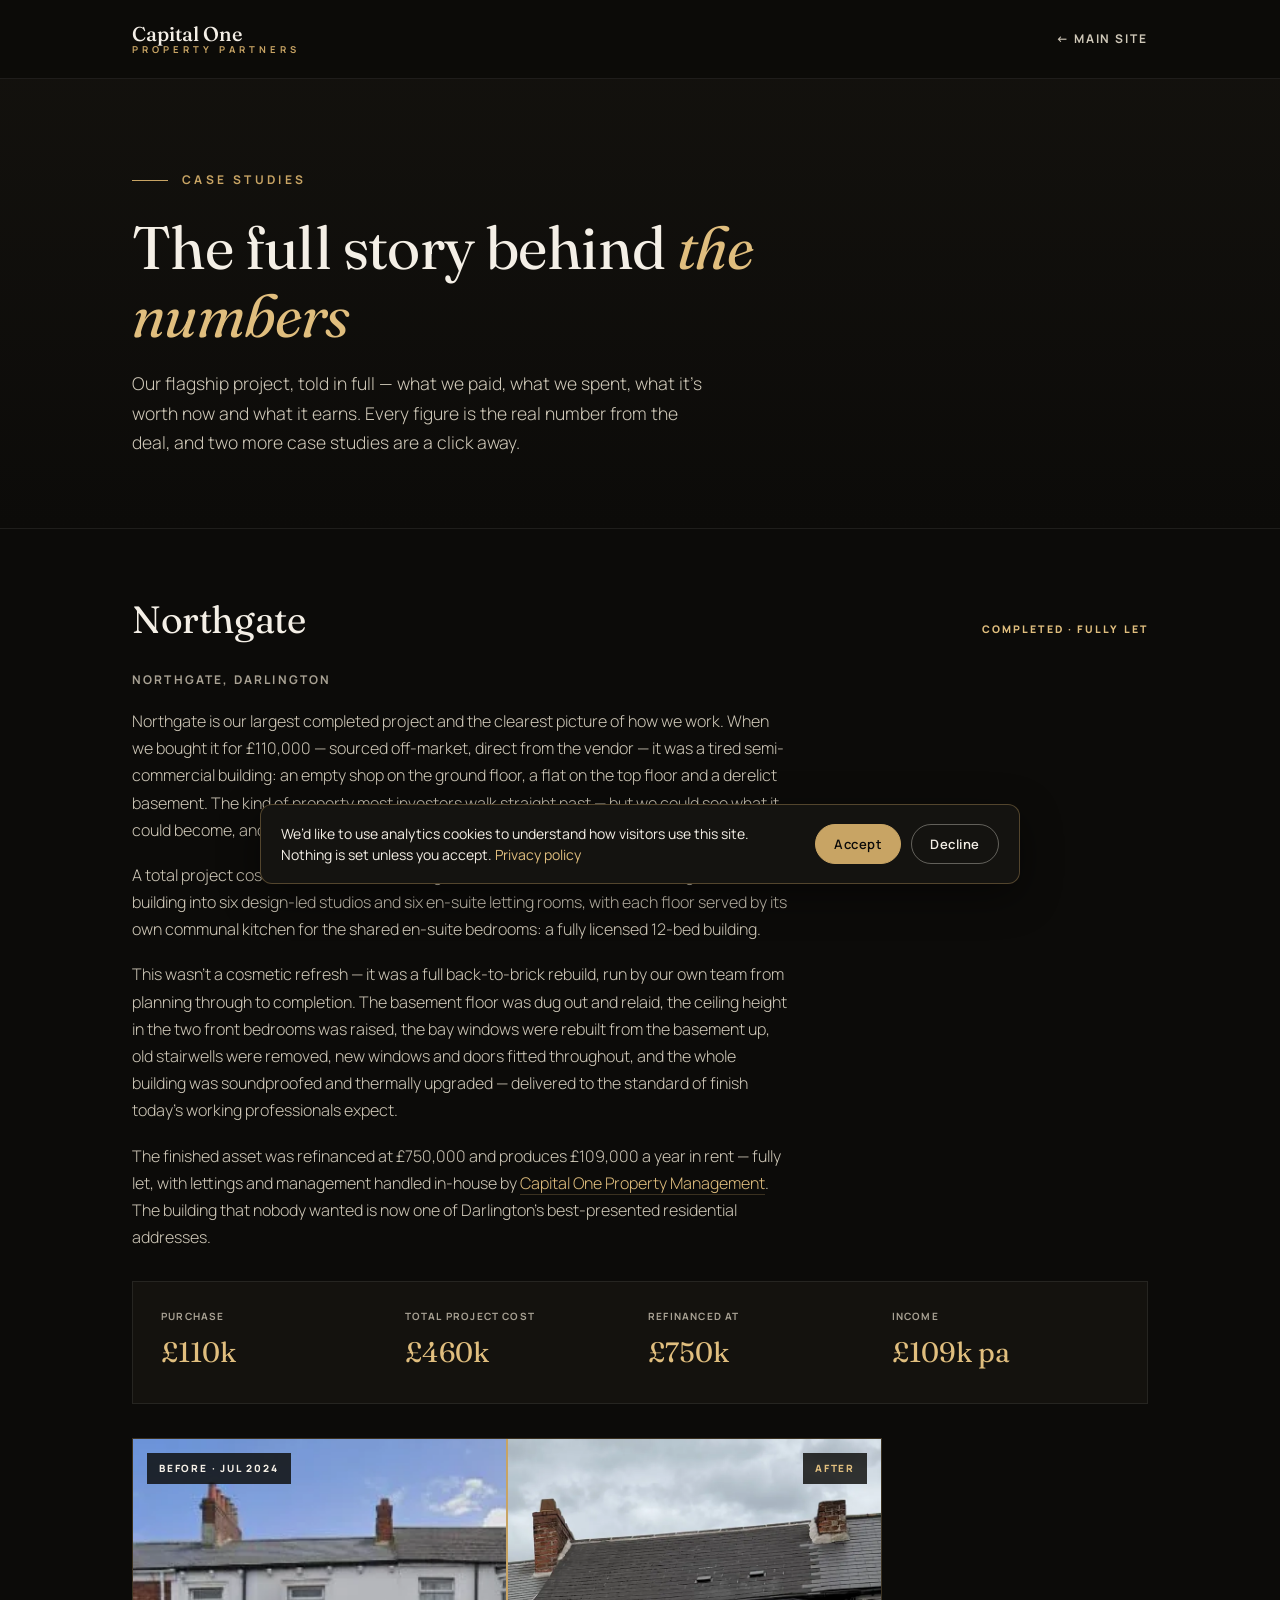
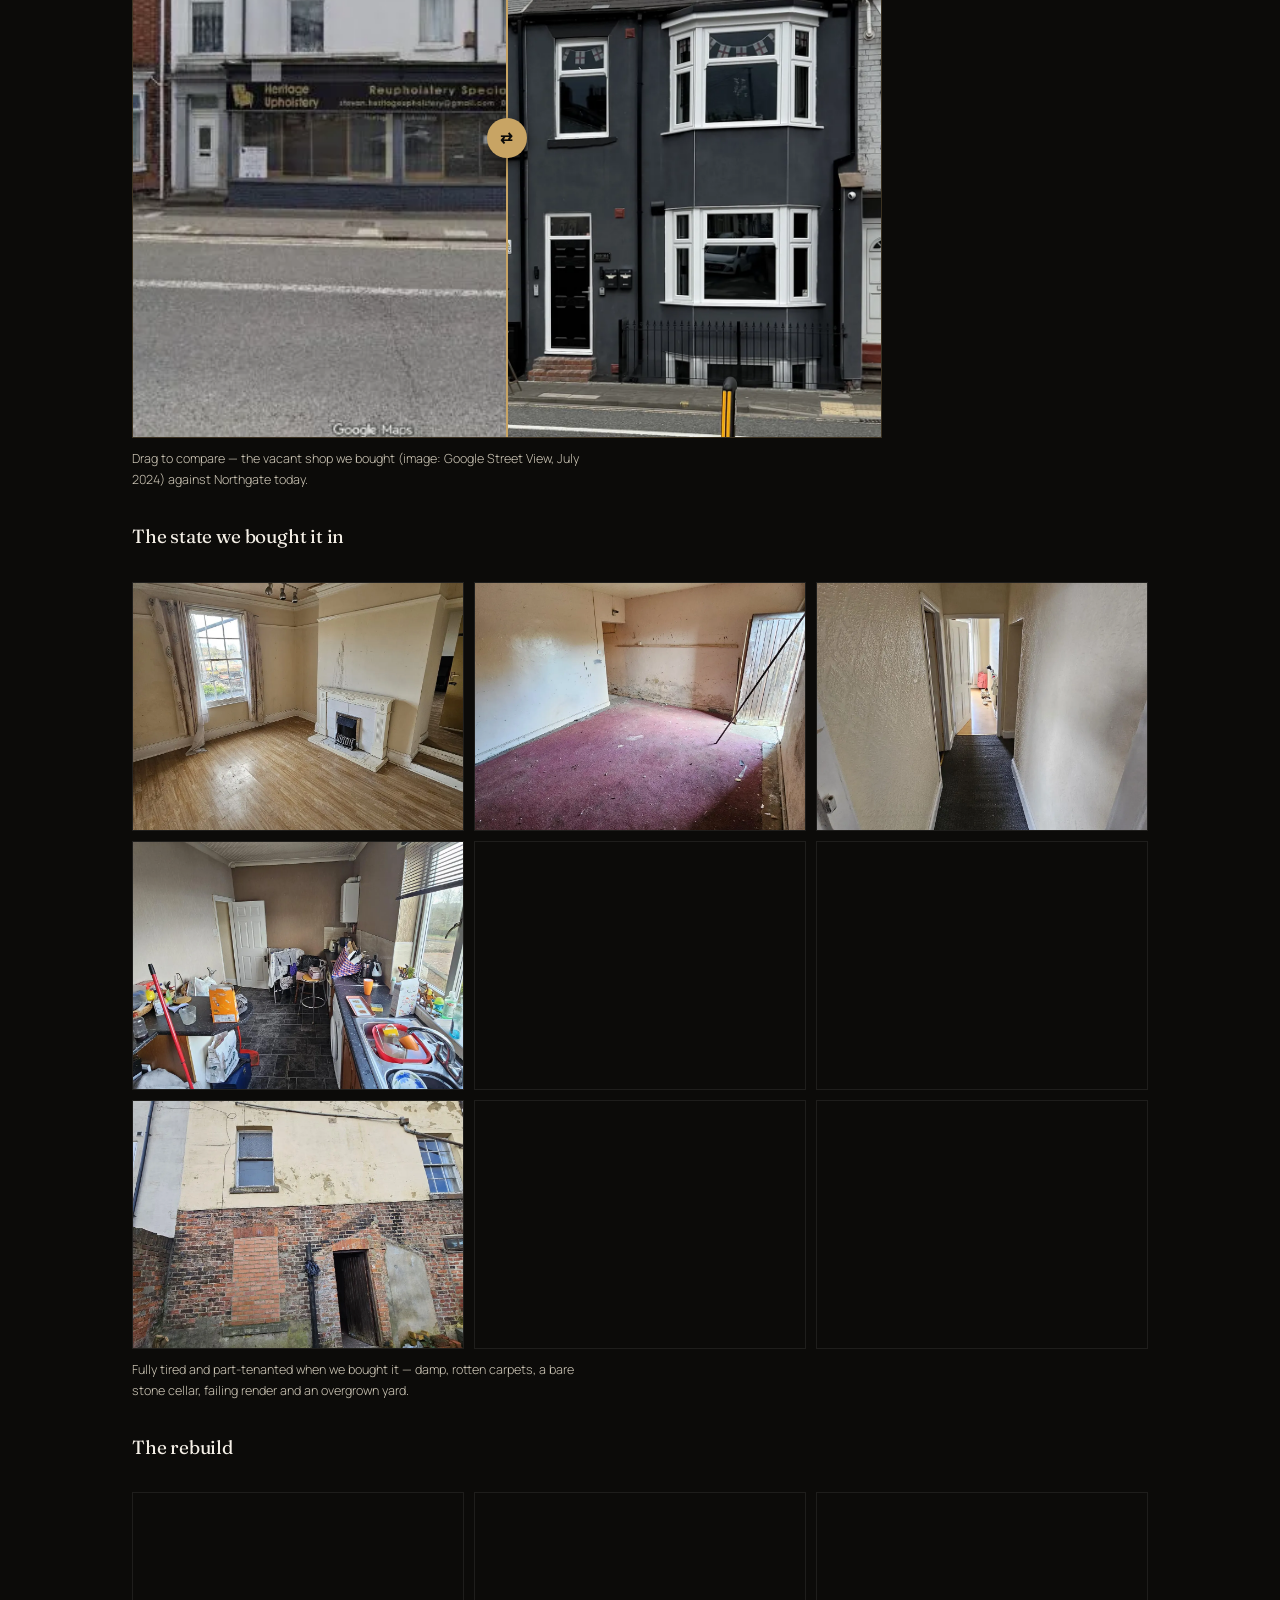
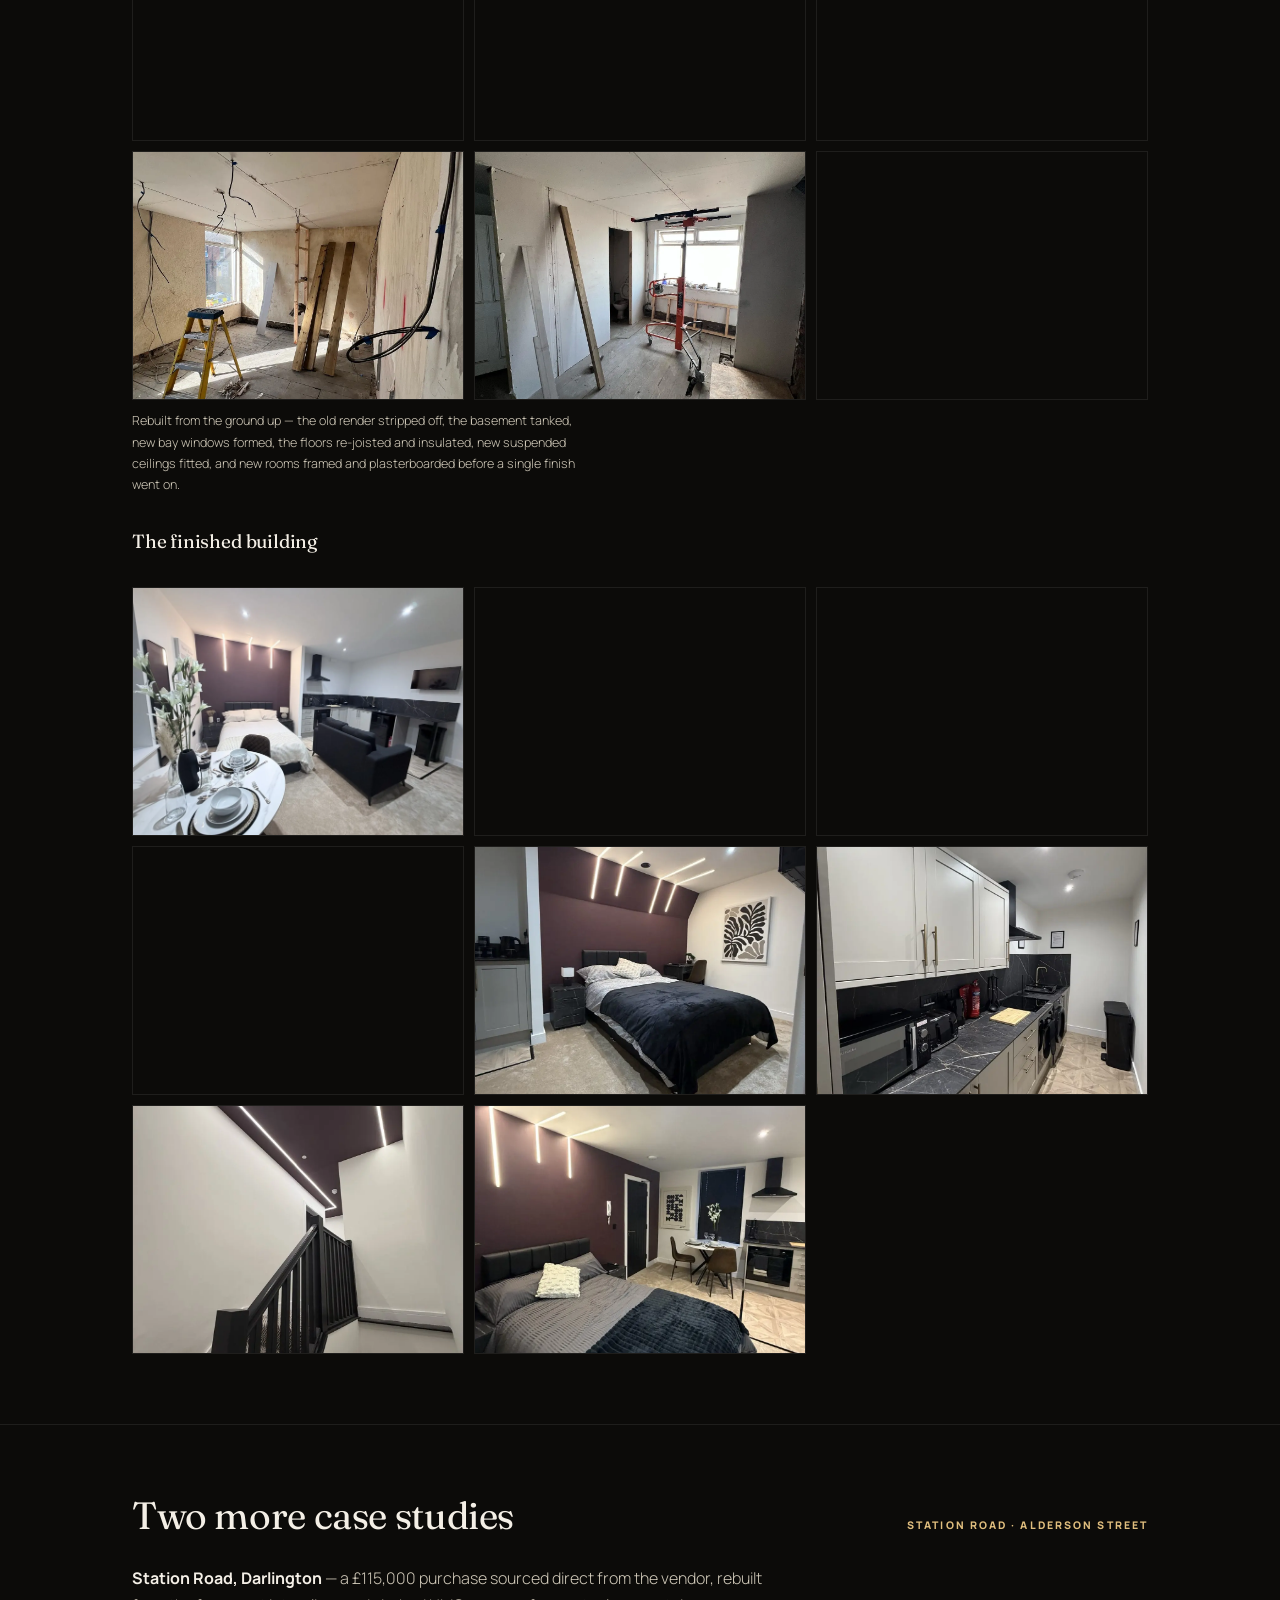
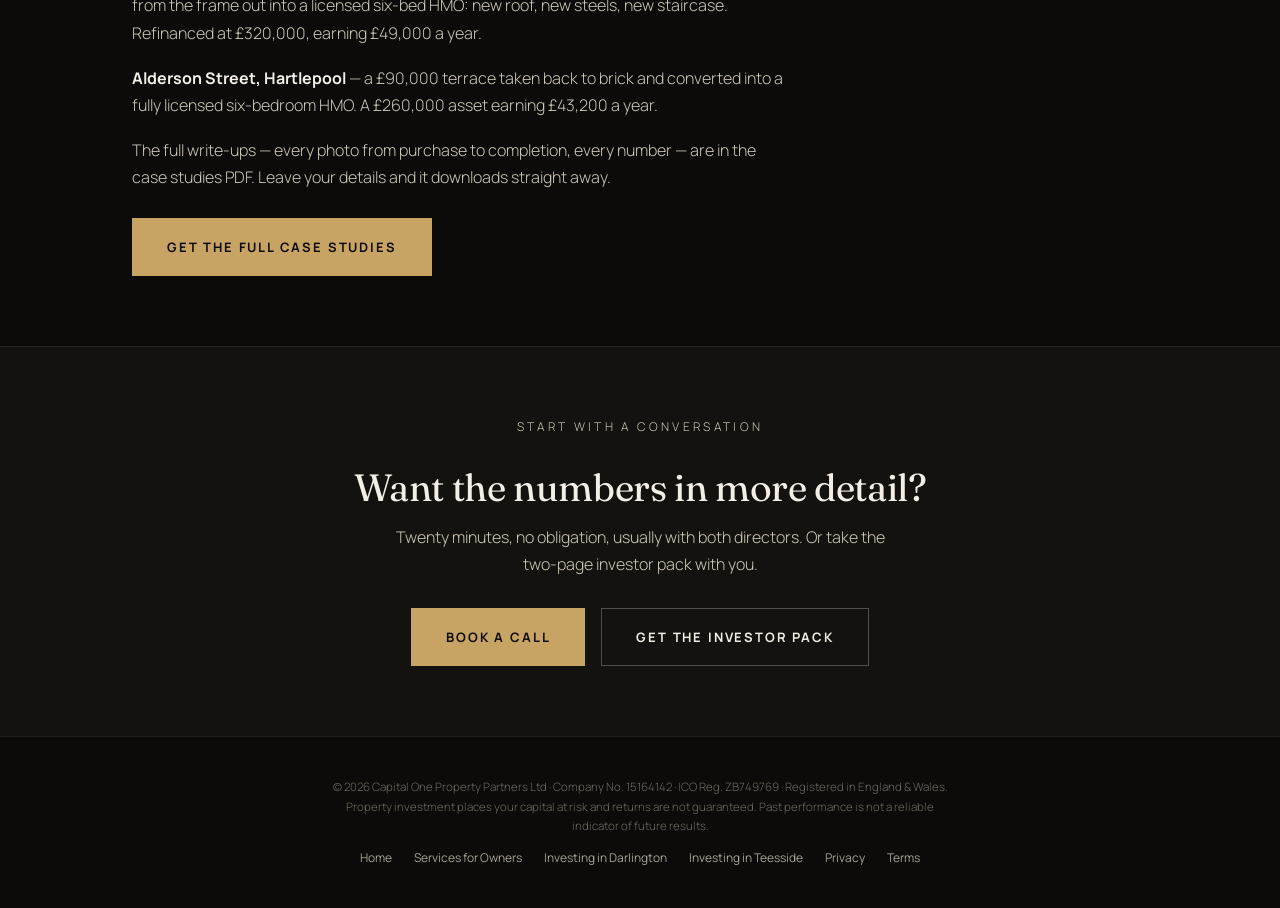
<file: case-studies.html>
<!DOCTYPE html>
<html lang="en-GB">
<head>
<meta charset="UTF-8">
<meta name="viewport" content="width=device-width, initial-scale=1.0">
<title>Case Studies — Northgate, Station Road & Alderson Street | Capital One Property Partners</title>
<meta name="description" content="The full story of Northgate, Darlington — bought for £110k, rebuilt from the ground up, refinanced at £750k. Two more case studies available as a PDF.">
<link rel="icon" href="data:image/svg+xml,%3Csvg xmlns='http://www.w3.org/2000/svg' viewBox='0 0 64 64'%3E%3Crect width='64' height='64' fill='%230c0b09'/%3E%3Ctext x='32' y='45' font-family='Georgia,serif' font-size='34' fill='%23c8a464' text-anchor='middle'%3EC1%3C/text%3E%3C/svg%3E">
<link rel="preconnect" href="https://fonts.googleapis.com">
<link rel="preconnect" href="https://fonts.gstatic.com" crossorigin>
<link href="https://fonts.googleapis.com/css2?family=Fraunces:opsz,wght@9..144,300;9..144,400;9..144,500&family=Manrope:wght@300;400;600;700;800&display=swap" rel="stylesheet">
<style>
:root{--ink:#0c0b09;--ink-2:#14120e;--line:rgba(255,255,255,.08);--line-2:rgba(200,164,100,.25);--gold:#c8a464;--gold-bright:#e0be7e;--cream:#f4efe6;--body:#a9a294;--body-bright:#cfc8b8;--serif:'Fraunces',Georgia,serif;--sans:'Manrope',-apple-system,sans-serif}
*{margin:0;padding:0;box-sizing:border-box}
html{scroll-behavior:smooth;overflow-x:hidden}
body{background:var(--ink);color:var(--cream);font-family:var(--sans);font-size:16px;line-height:1.7;overflow-x:hidden;-webkit-font-smoothing:antialiased}
img{max-width:100%;display:block}a{color:inherit;text-decoration:none}
::selection{background:var(--gold);color:var(--ink)}
.wrap{max-width:1080px;margin:0 auto;padding:0 32px}
.kicker{font-size:12px;letter-spacing:.28em;text-transform:uppercase;color:var(--gold);font-weight:700;display:flex;align-items:center;gap:14px}
.kicker::before{content:"";width:36px;height:1px;background:var(--gold)}
h1,h2,h3{font-family:var(--serif);font-weight:400;line-height:1.12;letter-spacing:-.01em}
.gold-i{font-style:italic;color:var(--gold-bright)}
.btn{display:inline-flex;align-items:center;gap:12px;padding:17px 34px;font-size:13px;font-weight:700;letter-spacing:.14em;text-transform:uppercase;border:1px solid transparent;cursor:pointer;transition:all .3s ease}
.btn-gold{background:var(--gold);color:var(--ink)}.btn-gold:hover{background:var(--gold-bright)}
.btn-ghost{border-color:rgba(255,255,255,.25);color:var(--cream)}.btn-ghost:hover{border-color:var(--gold);color:var(--gold-bright)}
header{position:fixed;inset:0 0 auto 0;z-index:100;padding:22px 0;background:rgba(12,11,9,.88);-webkit-backdrop-filter:blur(16px);backdrop-filter:blur(16px);border-bottom:1px solid var(--line)}
.nav{display:flex;align-items:center;justify-content:space-between;max-width:1080px;margin:0 auto;padding:0 32px}
.logo{display:flex;flex-direction:column;line-height:1.15}
.logo b{font-family:var(--serif);font-size:20px;font-weight:500}
.logo span{font-size:9.5px;letter-spacing:.42em;text-transform:uppercase;color:var(--gold);font-weight:700}
.nav-back{font-size:12px;font-weight:700;letter-spacing:.16em;text-transform:uppercase;color:var(--body-bright)}.nav-back:hover{color:var(--cream)}
.hero-lite{padding:170px 0 70px;background:linear-gradient(180deg,var(--ink-2),var(--ink))}
.hero-lite h1{font-size:clamp(34px,4.8vw,60px);max-width:22ch;margin:24px 0 20px}
.hero-lite .lead{color:var(--body-bright);font-size:17.5px;font-weight:300;max-width:58ch}
section{padding:70px 0}
.copy p{color:var(--body-bright);font-weight:300;margin-bottom:18px;max-width:66ch}
h2{font-size:clamp(26px,3.2vw,38px);margin-bottom:20px}
.cs{border-top:1px solid var(--line)}
.cs-head{display:flex;align-items:baseline;justify-content:space-between;gap:20px;flex-wrap:wrap;margin-bottom:8px}
.cs-head .tag{font-size:10.5px;letter-spacing:.2em;text-transform:uppercase;color:var(--gold-bright);font-weight:800}
.cs .loc{font-size:12px;letter-spacing:.18em;text-transform:uppercase;color:var(--body);font-weight:700;margin-bottom:18px}
.cs-stats{display:grid;grid-template-columns:repeat(4,1fr);gap:16px;margin:30px 0 34px;border:1px solid var(--line);background:var(--ink-2);padding:26px 28px}
.cs-stats .k{font-size:10px;letter-spacing:.12em;text-transform:uppercase;color:var(--body);font-weight:700;margin-bottom:4px}
.cs-stats .v{font-family:var(--serif);font-size:clamp(20px,2.4vw,28px);color:var(--gold-bright)}
.gal{display:grid;grid-template-columns:repeat(3,1fr);gap:10px;margin-top:34px}
.gal img{aspect-ratio:4/3;object-fit:cover;border:1px solid var(--line);width:100%}
.baslider{position:relative;margin:34px 0 8px;aspect-ratio:1.25/1;max-height:600px;overflow:hidden;border:1px solid var(--line-2);user-select:none}
.baslider img{position:absolute;inset:0;width:100%;height:100%;object-fit:cover;display:block;pointer-events:none}
.bs-before{clip-path:inset(0 calc(100% - var(--pos,50%)) 0 0)}
.bs-handle{position:absolute;top:0;bottom:0;left:var(--pos,50%);width:2px;background:var(--gold);transform:translateX(-1px);pointer-events:none}
.bs-handle span{position:absolute;top:50%;left:50%;transform:translate(-50%,-50%);width:40px;height:40px;border-radius:50%;background:var(--gold);display:flex;align-items:center;justify-content:center;color:var(--ink);font-weight:800;font-size:15px;letter-spacing:1px;box-shadow:0 4px 18px rgba(0,0,0,.5)}
.bs-range{position:absolute;inset:0;width:100%;height:100%;opacity:0;cursor:ew-resize;margin:0;-webkit-appearance:none;appearance:none}
.bs-tag{position:absolute;top:14px;background:rgba(12,11,9,.82);color:var(--cream);font-size:10px;letter-spacing:.18em;text-transform:uppercase;font-weight:800;padding:7px 12px;pointer-events:none}
.bs-tag-b{left:14px}.bs-tag-a{right:14px;color:var(--gold-bright)}
.ba{display:grid;grid-template-columns:1fr 1.7fr;gap:10px;margin:34px 0 8px}
.ba figure{margin:0;position:relative}
.ba img{width:100%;height:100%;object-fit:cover;border:1px solid var(--line);display:block}
.ba figcaption{position:absolute;left:0;bottom:0;background:rgba(12,11,9,.82);color:var(--cream);font-size:10.5px;letter-spacing:.18em;text-transform:uppercase;font-weight:800;padding:8px 14px}
.ba figcaption b{color:var(--gold-bright);font-weight:800}
.gal-cap{font-size:12.5px;color:var(--muted,#a9a294);color:var(--body);font-weight:300;margin:10px 0 0}
.sub-h{font-family:var(--serif);font-weight:400;font-size:19px;margin:36px 0 0;color:var(--cream)}
@media(max-width:820px){.ba{grid-template-columns:1fr}}
.cta-lite{text-align:center;background:var(--ink-2);border-top:1px solid var(--line)}
.cta-lite h2{max-width:24ch;margin:16px auto 14px}
.cta-lite p{color:var(--body-bright);font-weight:300;max-width:52ch;margin:0 auto 30px}
.cta-lite .kicker{justify-content:center}.cta-lite .kicker::before{display:none}
.cta-actions{display:flex;gap:16px;justify-content:center;flex-wrap:wrap}
footer{border-top:1px solid var(--line);padding:40px 0;text-align:center}
footer p{font-size:11.5px;color:#6f6a5e;max-width:88ch;margin:0 auto 12px;font-weight:300}
footer .links{display:flex;gap:22px;justify-content:center;font-size:12px;flex-wrap:wrap}
footer .links a{color:var(--body)}footer .links a:hover{color:var(--cream)}
@media(max-width:820px){.hero-lite{padding:140px 0 54px}section{padding:54px 0}.cs-stats{grid-template-columns:1fr 1fr;padding:20px}.gal{grid-template-columns:1fr 1fr}}
</style>
</head>
<body>
<header><div class="nav"><a class="logo" href="index.html"><b>Capital One</b><span>Property Partners</span></a><a class="nav-back" href="index.html">← Main Site</a></div></header>

<section class="hero-lite"><div class="wrap">
  <p class="kicker">Case Studies</p>
  <h1>The full story behind <span class="gold-i">the numbers</span></h1>
  <p class="lead">Our flagship project, told in full — what we paid, what we spent, what it’s worth now and what it earns. Every figure is the real number from the deal, and two more case studies are a click away.</p>
</div></section>

<section class="cs" id="northgate"><div class="wrap copy">
  <div class="cs-head"><h2>Northgate</h2><span class="tag">Completed · Fully Let</span></div>
  <p class="loc">Northgate, Darlington</p>
  <p>Northgate is our largest completed project and the clearest picture of how we work. When we bought it for £110,000 — sourced off-market, direct from the vendor — it was a tired semi-commercial building: an empty shop on the ground floor, a flat on the top floor and a derelict basement. The kind of property most investors walk straight past — but we could see what it could become, and we knew the demand was there.</p>
  <p>A total project cost of £460,000 — including finance, interest and fees — re-engineered the building into six design-led studios and six en-suite letting rooms, with each floor served by its own communal kitchen for the shared en-suite bedrooms: a fully licensed 12-bed building.</p>
  <p>This wasn't a cosmetic refresh — it was a full back-to-brick rebuild, run by our own team from planning through to completion. The basement floor was dug out and relaid, the ceiling height in the two front bedrooms was raised, the bay windows were rebuilt from the basement up, old stairwells were removed, new windows and doors fitted throughout, and the whole building was soundproofed and thermally upgraded — delivered to the standard of finish today's working professionals expect.</p>
  <p>The finished asset was refinanced at £750,000 and produces £109,000 a year in rent — fully let, with lettings and management handled in-house by <a href="https://capitalonepropertymanagement.co.uk" target="_blank" rel="noopener" style="color:var(--gold-bright);border-bottom:1px solid var(--line-2)">Capital One Property Management</a>. The building that nobody wanted is now one of Darlington's best-presented residential addresses.</p>
  <div class="cs-stats">
    <div><div class="k">Purchase</div><div class="v">£110k</div></div>
    <div><div class="k">Total Project Cost</div><div class="v">£460k</div></div>
    <div><div class="k">Refinanced At</div><div class="v">£750k</div></div>
    <div><div class="k">Income</div><div class="v">£109k pa</div></div>
  </div>
  <div class="baslider" id="ng-slider" style="--pos:50%">
    <img src="images/northgate-after-exterior.webp" alt="Northgate after development — re-rendered facade, new windows and railings" decoding="async">
    <img class="bs-before" src="images/northgate-street-before.webp" alt="Northgate before development — the vacant upholstery shop (Google Street View, July 2024)" decoding="async">
    <div class="bs-handle" aria-hidden="true"><span>⇄</span></div>
    <input class="bs-range" type="range" min="0" max="100" value="50" step="any" aria-label="Drag to compare the building before and after development">
    <span class="bs-tag bs-tag-b">Before · Jul 2024</span>
    <span class="bs-tag bs-tag-a">After</span>
  </div>
  <p class="gal-cap">Drag to compare — the vacant shop we bought (image: Google Street View, July 2024) against Northgate today.</p>

  <h3 class="sub-h">The state we bought it in</h3>
  <div class="gal">
    <img src="images/northgate-before-9.webp" alt="Northgate as bought — water-stained ceilings in the front room" loading="lazy" decoding="async">
    <img src="images/northgate-before-1.webp" alt="Northgate as bought — damp walls and rotten carpet" loading="lazy" decoding="async">
    <img src="images/northgate-before-2.webp" alt="Northgate as bought — the tired central hallway" loading="lazy" decoding="async">
    <img src="images/northgate-before-3.webp" alt="Northgate as bought — the old kitchen" loading="lazy" decoding="async">
    <img src="images/northgate-before-4.webp" alt="Northgate as bought — a tenanted bedroom" loading="lazy" decoding="async">
    <img src="images/northgate-before-5.webp" alt="Northgate as bought — the bare stone cellar" loading="lazy" decoding="async">
    <img src="images/northgate-before-7.webp" alt="Northgate as bought — failing render and a bricked-up window at the rear" loading="lazy" decoding="async">
    <img src="images/northgate-before-8.webp" alt="Northgate as bought — the rear outrigger" loading="lazy" decoding="async">
    <img src="images/northgate-before-6.webp" alt="Northgate as bought — the overgrown rear yard" loading="lazy" decoding="async">
  </div>
  <p class="gal-cap">Fully tired and part-tenanted when we bought it — damp, rotten carpets, a bare stone cellar, failing render and an overgrown yard.</p>

  <h3 class="sub-h">The rebuild</h3>
  <div class="gal">
    <img src="images/northgate-during-9.webp" alt="Northgate rebuild — scaffolding up and the old shopfront removed on High Northgate" loading="lazy" decoding="async">
    <img src="images/northgate-during-10.webp" alt="Northgate rebuild — lower ground floor tanked with damp-proof membrane, new joists above" loading="lazy" decoding="async">
    <img src="images/northgate-during-11.webp" alt="Northgate rebuild — rooms plasterboarded, mixer still on site" loading="lazy" decoding="async">
    <img src="images/northgate-during-8.webp" alt="Northgate rebuild — rooms stripped and re-boarded" loading="lazy" decoding="async">
    <img src="images/northgate-during-2.webp" alt="Northgate rebuild — structural work to the landing" loading="lazy" decoding="async">
    <img src="images/northgate-during-3.webp" alt="Northgate rebuild — first fix underway" loading="lazy" decoding="async">
  </div>
  <p class="gal-cap">Rebuilt from the ground up — the old render stripped off, the basement tanked, new bay windows formed, the floors re-joisted and insulated, new suspended ceilings fitted, and new rooms framed and plasterboarded before a single finish went on.</p>

  <h3 class="sub-h">The finished building</h3>
  <div class="gal">
    <img src="images/northgate-1.webp" alt="Northgate — completed studio suite" loading="lazy" decoding="async">
    <img src="images/northgate-2.webp" alt="Northgate — completed interior" loading="lazy" decoding="async">
    <img src="images/northgate-3.webp" alt="Northgate — completed interior" loading="lazy" decoding="async">
    <img src="images/northgate-4.webp" alt="Northgate — completed interior" loading="lazy" decoding="async">
    <img src="images/northgate-5.webp" alt="Northgate — completed interior" loading="lazy" decoding="async">
    <img src="images/northgate-6.webp" alt="Northgate — completed interior" loading="lazy" decoding="async">
    <img src="images/northgate-7.webp" alt="Northgate — completed interior" loading="lazy" decoding="async">
    <img src="images/northgate-8.webp" alt="Northgate — completed interior" loading="lazy" decoding="async">
  </div>
</div></section>

<section class="cs" id="more-case-studies"><div class="wrap copy">
  <div class="cs-head"><h2>Two more case studies</h2><span class="tag">Station Road · Alderson Street</span></div>
  <p><strong style="color:var(--cream)">Station Road, Darlington</strong> — a £115,000 purchase sourced direct from the vendor, rebuilt from the frame out into a licensed six-bed HMO: new roof, new steels, new staircase. Refinanced at £320,000, earning £49,000 a year.</p>
  <p><strong style="color:var(--cream)">Alderson Street, Hartlepool</strong> — a £90,000 terrace taken back to brick and converted into a fully licensed six-bedroom HMO. A £260,000 asset earning £43,200 a year.</p>
  <p>The full write-ups — every photo from purchase to completion, every number — are in the case studies PDF. Leave your details and it downloads straight away.</p>
  <div class="cta-actions" style="justify-content:flex-start;margin-top:26px">
    <a href="https://tally.so/r/xVVvqG" data-tally-open="xVVvqG" data-tally-overlay="1" data-tally-emoji-animation="none" class="btn btn-gold">Get the Full Case Studies</a>
  </div>
</div></section>

<section class="cta-lite" id="contact"><div class="wrap">
  <p class="kicker">Start With a Conversation</p>
  <h2>Want the numbers in more detail?</h2>
  <p>Twenty minutes, no obligation, usually with both directors. Or take the two-page investor pack with you.</p>
  <div class="cta-actions">
    <a href="index.html#contact" class="btn btn-gold">Book a Call</a>
    <a href="https://tally.so/r/obWo0P" data-tally-open="obWo0P" data-tally-overlay="1" data-tally-emoji-animation="none" class="btn btn-ghost">Get the Investor Pack</a>
  </div>
</div></section>

<footer><div class="wrap">
  <p>© 2026 Capital One Property Partners Ltd · Company No. 15164142 · ICO Reg. ZB749769 · Registered in England &amp; Wales. Property investment places your capital at risk and returns are not guaranteed. Past performance is not a reliable indicator of future results.</p>
  <div class="links"><a href="index.html">Home</a><a href="services.html">Services for Owners</a><a href="darlington.html">Investing in Darlington</a><a href="teesside.html">Investing in Teesside</a><a href="privacy.html">Privacy</a><a href="terms.html">Terms</a></div>
</div></footer>
<!-- Before/after slider -->
<script>
(function(){
  var s=document.getElementById('ng-slider');if(!s)return;
  var r=s.querySelector('.bs-range');
  function set(v){s.style.setProperty('--pos',v+'%');}
  r.addEventListener('input',function(){set(r.value);});
  set(r.value);
})();
</script>

<!-- Consent banner + analytics. GA4 live; Hotjar/Meta pixel slots ready (paste IDs below when accounts exist). -->
<script>
(function(){
  var GA_ID='G-9K857J86L0';
  var CS_TAG='c14281a8d700b'; /* Contentsquare (formerly Hotjar): session replay + heatmaps */
  var META_PIXEL='1629394512069657'; /* Meta pixel - retargeting audience */
  function loadAnalytics(){
    if(window.__c1Loaded)return;window.__c1Loaded=true;
    var s=document.createElement('script');s.async=true;
    s.src='https://www.googletagmanager.com/gtag/js?id='+GA_ID;
    document.head.appendChild(s);
    window.dataLayer=window.dataLayer||[];
    window.gtag=window.gtag||function(){dataLayer.push(arguments);};
    gtag('js',new Date());
    gtag('config',GA_ID);
    if(CS_TAG){var cs=document.createElement('script');cs.defer=true;cs.src='https://t.contentsquare.net/uxa/'+CS_TAG+'.js';document.head.appendChild(cs);}
    if(META_PIXEL){!function(f,b,e,v,n,t,s){if(f.fbq)return;n=f.fbq=function(){n.callMethod?n.callMethod.apply(n,arguments):n.queue.push(arguments)};if(!f._fbq)f._fbq=n;n.push=n;n.loaded=!0;n.version='2.0';n.queue=[];t=b.createElement(e);t.async=!0;t.src=v;s=b.getElementsByTagName(e)[0];s.parentNode.insertBefore(t,s)}(window,document,'script','https://connect.facebook.net/en_US/fbevents.js');fbq('init',META_PIXEL);fbq('track','PageView');}
  }
  var choice=null;
  try{choice=localStorage.getItem('c1-consent');}catch(e){}
  if(choice==='granted'){loadAnalytics();return;}
  if(choice==='denied'){return;}
  var css=document.createElement('style');
  css.textContent='#c1-cookies{position:fixed;left:16px;right:16px;bottom:16px;z-index:9999;background:#141310;color:#f4efe6;border:1px solid rgba(200,164,100,.35);border-radius:12px;padding:18px 20px;display:flex;flex-wrap:wrap;gap:14px;align-items:center;justify-content:space-between;font-family:Manrope,system-ui,sans-serif;font-size:14px;line-height:1.5;box-shadow:0 12px 40px rgba(0,0,0,.45);max-width:760px;margin:0 auto}#c1-cookies p{margin:0;flex:1 1 320px}#c1-cookies a{color:#e0be7e}#c1-cookies .c1-btns{display:flex;gap:10px}#c1-cookies button{font-family:inherit;font-size:13px;font-weight:600;letter-spacing:.04em;padding:10px 18px;border-radius:999px;cursor:pointer;border:1px solid #c8a464}#c1-cookies button[data-c=granted]{background:#c8a464;color:#0c0b09}#c1-cookies button[data-c=denied]{background:transparent;color:#f4efe6;border-color:rgba(244,239,230,.35)}@media(max-width:520px){#c1-cookies{padding:16px}#c1-cookies .c1-btns{width:100%}#c1-cookies button{flex:1}}';
  document.head.appendChild(css);
  var b=document.createElement('div');b.id='c1-cookies';b.setAttribute('role','dialog');b.setAttribute('aria-label','Cookie consent');
  b.innerHTML='<p>We\u2019d like to use analytics cookies to understand how visitors use this site. Nothing is set unless you accept. <a href="privacy.html">Privacy policy</a></p><div class="c1-btns"><button type="button" data-c="granted">Accept</button><button type="button" data-c="denied">Decline</button></div>';
  document.body.appendChild(b);
  b.addEventListener('click',function(e){
    var c=e.target&&e.target.getAttribute&&e.target.getAttribute('data-c');
    if(!c)return;
    try{localStorage.setItem('c1-consent',c);}catch(err){}
    if(c==='granted')loadAnalytics();
    b.parentNode.removeChild(b);
  });
})();
</script>

<!-- Tally forms: popup embeds + gated investor pack (download fires after the pack form is submitted) -->
<script>
(function(){
  var s=document.createElement('script');s.src='https://tally.so/widgets/embed.js';s.async=true;document.head.appendChild(s);
  window.addEventListener('message',function(e){
    if(typeof e.data!=='string')return;
    var d;try{d=JSON.parse(e.data);}catch(err){return;}
    if(d&&d.event==='Tally.FormSubmitted'&&d.payload){
      var dl=null;
      if(d.payload.formId==='obWo0P')dl='capital-one-investor-pack.pdf';
      if(d.payload.formId==='xVVvqG')dl='capital-one-case-studies.pdf';
      if(dl){setTimeout(function(){
        var a=document.createElement('a');a.href=dl;a.download=dl;
        document.body.appendChild(a);a.click();a.remove();
      },800);}
    }
  });
})();
</script>
</body>
</html>
</file>
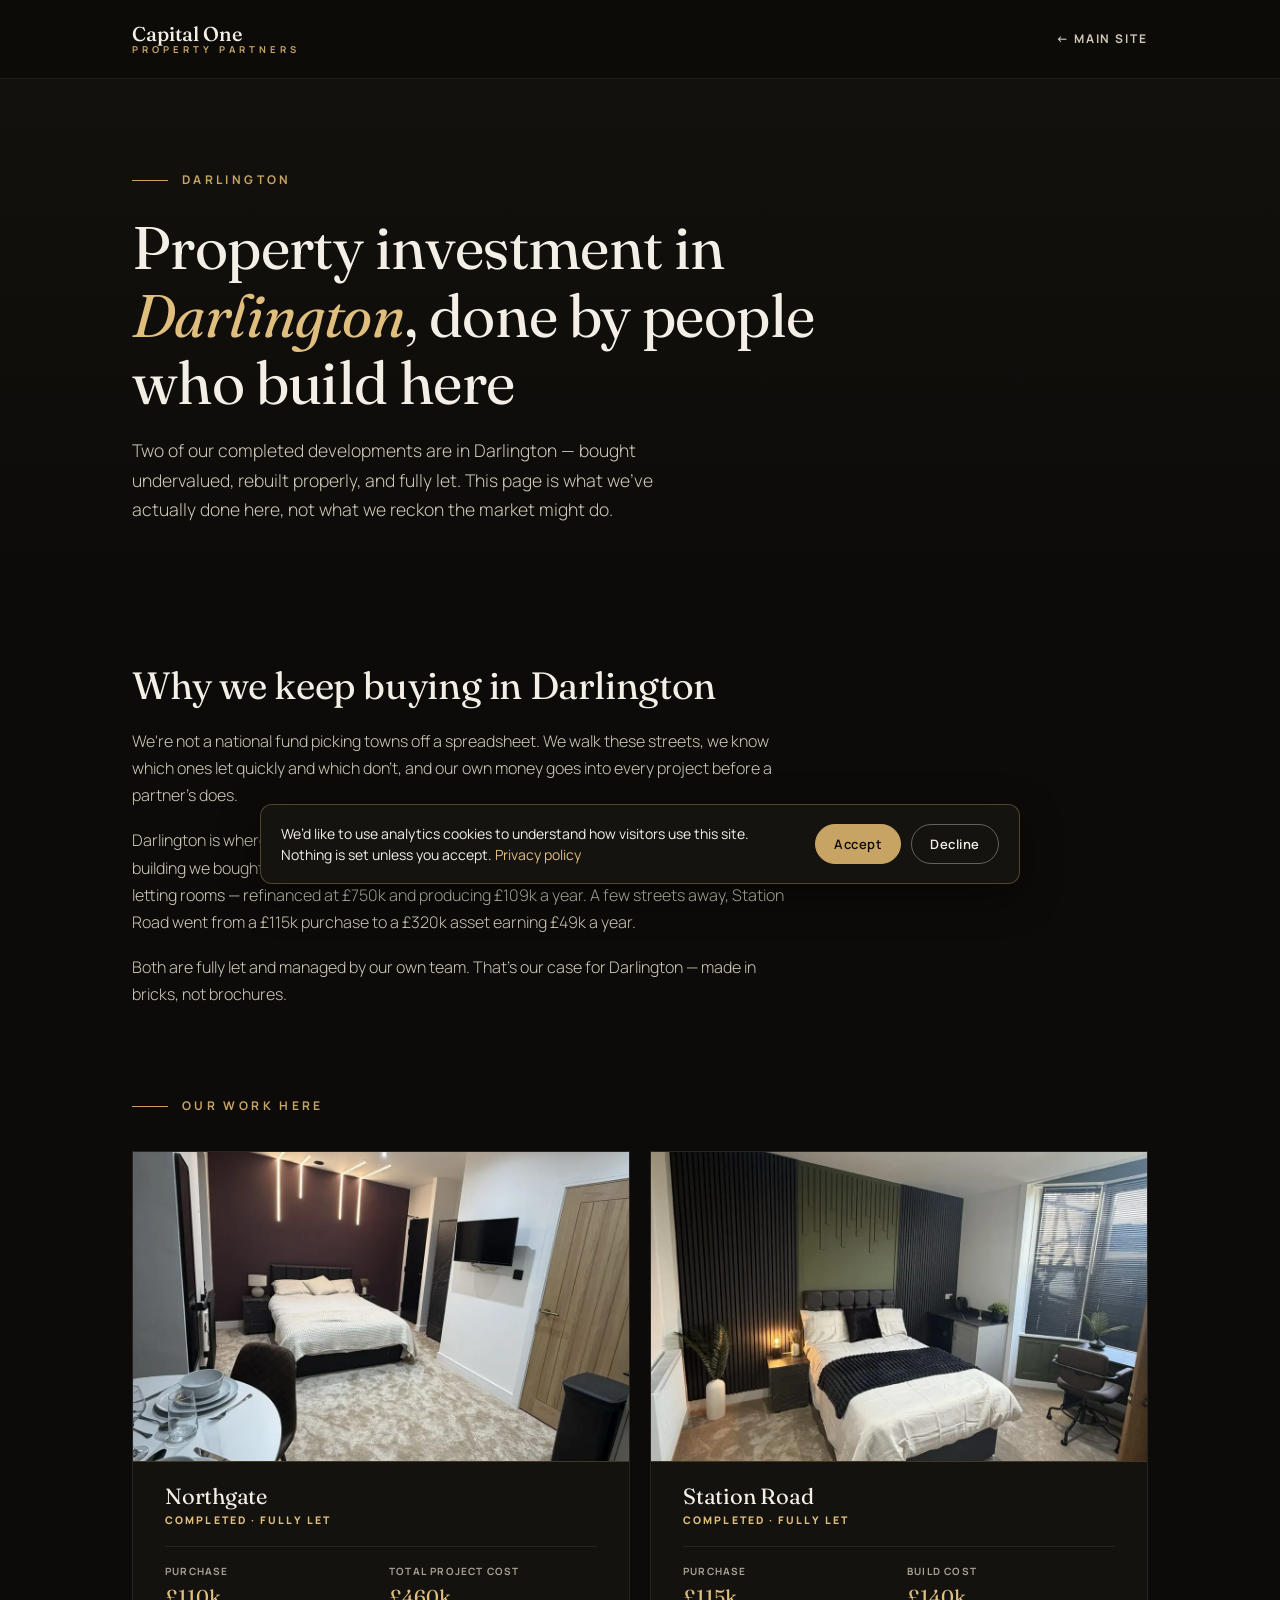
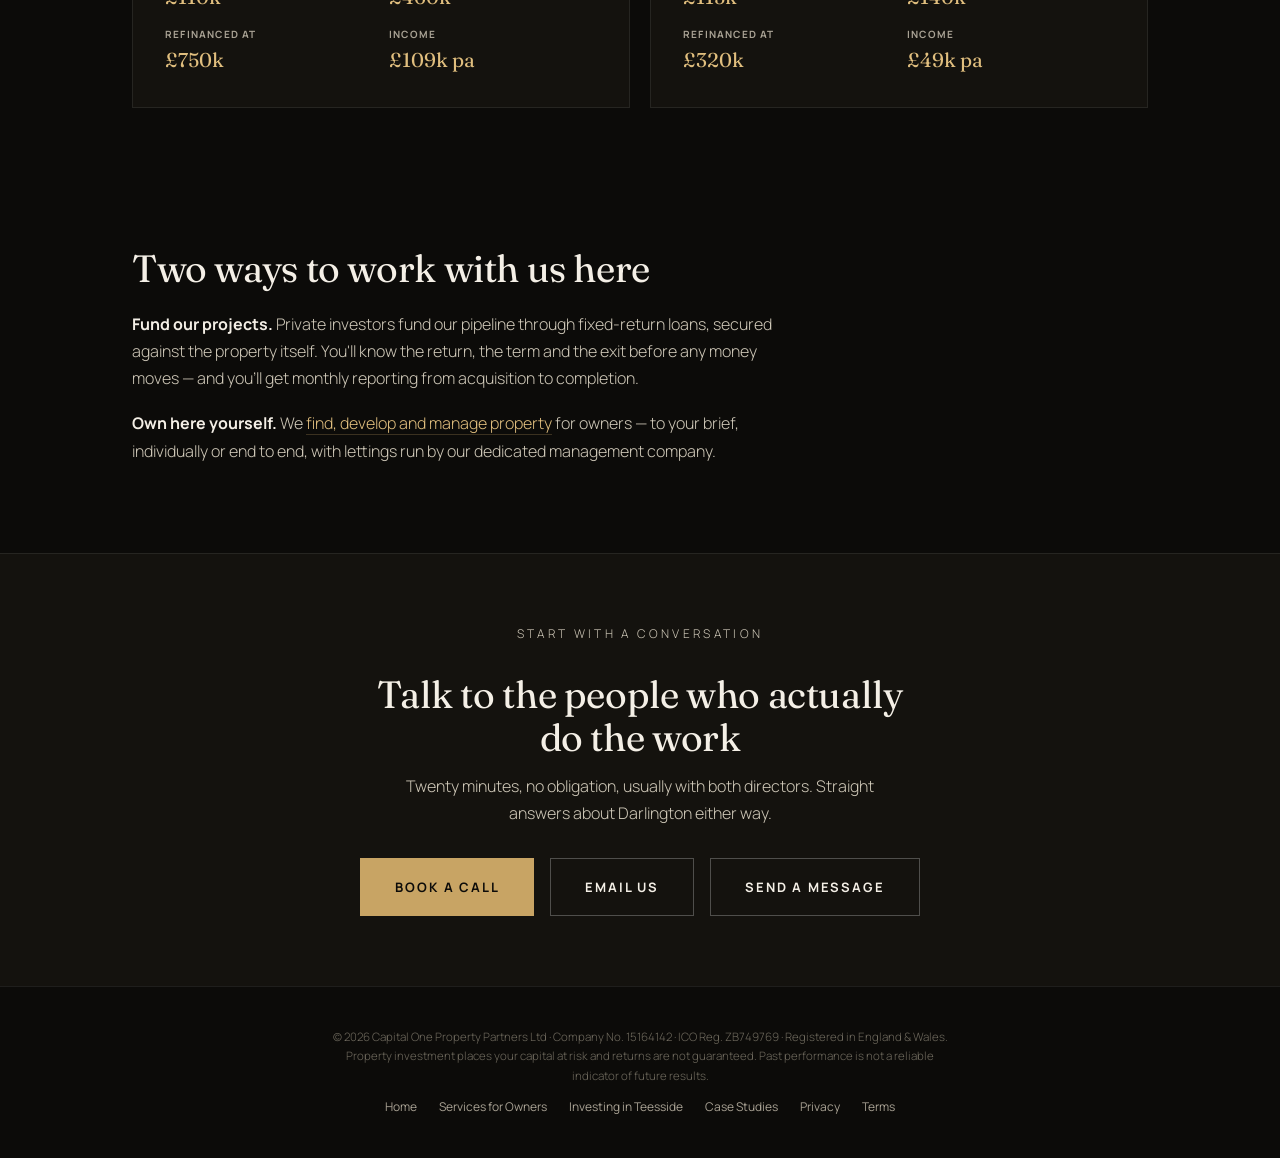
<file: darlington.html>
<!DOCTYPE html>
<html lang="en-GB">
<head>
<meta charset="UTF-8">
<meta name="viewport" content="width=device-width, initial-scale=1.0">
<title>Property Investment in Darlington — HMO & Buy-to-Let | Capital One Property Partners</title>
<meta name="description" content="HMO and buy-to-let property investment in Darlington. Two completed developments, £1M+ refinanced value, fully let. Fixed, secured returns for investment partners.">
<link rel="icon" href="data:image/svg+xml,%3Csvg xmlns='http://www.w3.org/2000/svg' viewBox='0 0 64 64'%3E%3Crect width='64' height='64' fill='%230c0b09'/%3E%3Ctext x='32' y='45' font-family='Georgia,serif' font-size='34' fill='%23c8a464' text-anchor='middle'%3EC1%3C/text%3E%3C/svg%3E">
<link rel="preconnect" href="https://fonts.googleapis.com">
<link rel="preconnect" href="https://fonts.gstatic.com" crossorigin>
<link href="https://fonts.googleapis.com/css2?family=Fraunces:opsz,wght@9..144,300;9..144,400;9..144,500&family=Manrope:wght@300;400;600;700;800&display=swap" rel="stylesheet">
<style>
:root{--ink:#0c0b09;--ink-2:#14120e;--line:rgba(255,255,255,.08);--line-2:rgba(200,164,100,.25);--gold:#c8a464;--gold-bright:#e0be7e;--cream:#f4efe6;--body:#a9a294;--body-bright:#cfc8b8;--serif:'Fraunces',Georgia,serif;--sans:'Manrope',-apple-system,sans-serif}
*{margin:0;padding:0;box-sizing:border-box}
html{scroll-behavior:smooth;overflow-x:hidden}
body{background:var(--ink);color:var(--cream);font-family:var(--sans);font-size:16px;line-height:1.7;overflow-x:hidden;-webkit-font-smoothing:antialiased}
img{max-width:100%;display:block}a{color:inherit;text-decoration:none}
::selection{background:var(--gold);color:var(--ink)}
.wrap{max-width:1080px;margin:0 auto;padding:0 32px}
.kicker{font-size:12px;letter-spacing:.28em;text-transform:uppercase;color:var(--gold);font-weight:700;display:flex;align-items:center;gap:14px}
.kicker::before{content:"";width:36px;height:1px;background:var(--gold)}
h1,h2,h3{font-family:var(--serif);font-weight:400;line-height:1.12;letter-spacing:-.01em}
.gold-i{font-style:italic;color:var(--gold-bright)}
.btn{display:inline-flex;align-items:center;gap:12px;padding:17px 34px;font-size:13px;font-weight:700;letter-spacing:.14em;text-transform:uppercase;border:1px solid transparent;cursor:pointer;transition:all .3s ease}
.btn-gold{background:var(--gold);color:var(--ink)}.btn-gold:hover{background:var(--gold-bright)}
.btn-ghost{border-color:rgba(255,255,255,.25);color:var(--cream)}.btn-ghost:hover{border-color:var(--gold);color:var(--gold-bright)}
header{position:fixed;inset:0 0 auto 0;z-index:100;padding:22px 0;background:rgba(12,11,9,.88);-webkit-backdrop-filter:blur(16px);backdrop-filter:blur(16px);border-bottom:1px solid var(--line)}
.nav{display:flex;align-items:center;justify-content:space-between;max-width:1080px;margin:0 auto;padding:0 32px}
.logo{display:flex;flex-direction:column;line-height:1.15}
.logo b{font-family:var(--serif);font-size:20px;font-weight:500}
.logo span{font-size:9.5px;letter-spacing:.42em;text-transform:uppercase;color:var(--gold);font-weight:700}
.nav-back{font-size:12px;font-weight:700;letter-spacing:.16em;text-transform:uppercase;color:var(--body-bright)}.nav-back:hover{color:var(--cream)}
.hero-lite{padding:170px 0 70px;background:linear-gradient(180deg,var(--ink-2),var(--ink))}
.hero-lite h1{font-size:clamp(34px,4.8vw,60px);max-width:20ch;margin:24px 0 20px}
.hero-lite .lead{color:var(--body-bright);font-size:17.5px;font-weight:300;max-width:58ch}
section{padding:70px 0}
.copy p{color:var(--body-bright);font-weight:300;margin-bottom:18px;max-width:66ch}
h2{font-size:clamp(26px,3.2vw,38px);margin-bottom:20px}
.deal-row{display:grid;grid-template-columns:1fr 1fr;gap:20px;margin-top:34px}
.dealcard{border:1px solid var(--line);padding:30px 32px;background:var(--ink-2)}
.dealcard img{aspect-ratio:16/10;object-fit:cover;margin:-30px -32px 22px;width:calc(100% + 64px);max-width:none;border-bottom:1px solid var(--line-2)}
.dealcard h3{font-size:22px}
.dealcard .tag{font-size:10.5px;letter-spacing:.2em;text-transform:uppercase;color:var(--gold-bright);font-weight:800;margin:4px 0 16px}
.dealcard dl{display:grid;grid-template-columns:1fr 1fr;gap:12px 16px;border-top:1px solid var(--line);padding-top:16px}
.dealcard dt{font-size:10px;letter-spacing:.12em;text-transform:uppercase;color:var(--body);font-weight:700}
.dealcard dd{font-family:var(--serif);font-size:20px;color:var(--gold-bright)}
.cta-lite{text-align:center;background:var(--ink-2);border-top:1px solid var(--line)}
.cta-lite h2{max-width:24ch;margin:16px auto 14px}
.cta-lite p{color:var(--body-bright);font-weight:300;max-width:52ch;margin:0 auto 30px}
.cta-lite .kicker{justify-content:center}.cta-lite .kicker::before{display:none}
.cta-actions{display:flex;gap:16px;justify-content:center;flex-wrap:wrap}
footer{border-top:1px solid var(--line);padding:40px 0;text-align:center}
footer p{font-size:11.5px;color:#6f6a5e;max-width:88ch;margin:0 auto 12px;font-weight:300}
footer .links{display:flex;gap:22px;justify-content:center;font-size:12px;flex-wrap:wrap}
footer .links a{color:var(--body)}footer .links a:hover{color:var(--cream)}
@media(max-width:820px){.deal-row{grid-template-columns:1fr}.hero-lite{padding:140px 0 54px}section{padding:54px 0}}
</style>
</head>
<body>
<header><div class="nav"><a class="logo" href="index.html"><b>Capital One</b><span>Property Partners</span></a><a class="nav-back" href="index.html">← Main Site</a></div></header>

<section class="hero-lite"><div class="wrap">
  <p class="kicker">Darlington</p>
  <h1>Property investment in <span class="gold-i">Darlington</span>, done by people who build here</h1>
  <p class="lead">Two of our completed developments are in Darlington — bought undervalued, rebuilt properly, and fully let. This page is what we’ve actually done here, not what we reckon the market might do.</p>
</div></section>

<section><div class="wrap copy">
  <h2>Why we keep buying in Darlington</h2>
  <p>We're not a national fund picking towns off a spreadsheet. We walk these streets, we know which ones let quickly and which don't, and our own money goes into every project before a partner's does.</p>
<p>Darlington is where our largest completed project sits: Northgate, a tired semi-commercial building we bought for £110k and re-engineered into six design-led studios and six en-suite letting rooms — refinanced at £750k and producing £109k a year. A few streets away, Station Road went from a £115k purchase to a £320k asset earning £49k a year.</p>
<p>Both are fully let and managed by our own team. That's our case for Darlington — made in bricks, not brochures.</p>
</div></section>

<section style="padding-top:0"><div class="wrap">
  <p class="kicker">Our Work Here</p>
  <div class="deal-row">
    <div class="dealcard"><img src="images/northgate-3.webp" alt="Northgate — completed interior" loading="lazy" decoding="async"><h3>Northgate</h3><p class="tag">Completed · Fully Let</p><dl><div><dt>Purchase</dt><dd>£110k</dd></div><div><dt>Total Project Cost</dt><dd>£460k</dd></div><div><dt>Refinanced At</dt><dd>£750k</dd></div><div><dt>Income</dt><dd>£109k pa</dd></div></dl></div><div class="dealcard"><img src="images/station-road-5.webp" alt="Station Road — completed interior" loading="lazy" decoding="async"><h3>Station Road</h3><p class="tag">Completed · Fully Let</p><dl><div><dt>Purchase</dt><dd>£115k</dd></div><div><dt>Build Cost</dt><dd>£140k</dd></div><div><dt>Refinanced At</dt><dd>£320k</dd></div><div><dt>Income</dt><dd>£49k pa</dd></div></dl></div>
  </div>
</div></section>

<section><div class="wrap copy">
  <h2>Two ways to work with us here</h2>
  <p><strong style="color:var(--cream)">Fund our projects.</strong> Private investors fund our pipeline through fixed-return loans, secured against the property itself. You'll know the return, the term and the exit before any money moves — and you'll get monthly reporting from acquisition to completion.</p>
  <p><strong style="color:var(--cream)">Own here yourself.</strong> We <a href="services.html" style="color:var(--gold-bright);border-bottom:1px solid var(--line-2)">find, develop and manage property</a> for owners — to your brief, individually or end to end, with lettings run by our dedicated management company.</p>
</div></section>

<section class="cta-lite" id="contact"><div class="wrap">
  <p class="kicker">Start With a Conversation</p>
  <h2>Talk to the people who actually do the work</h2>
  <p>Twenty minutes, no obligation, usually with both directors. Straight answers about Darlington either way.</p>
  <div class="cta-actions">
    <a href="index.html#contact" class="btn btn-gold">Book a Call</a>
    <a href="mailto:jack.haswell@capitalonepropertypartners.com" class="btn btn-ghost">Email Us</a>
      <a href="https://tally.so/r/KYbLAz" data-tally-open="KYbLAz" data-tally-overlay="1" data-tally-emoji-animation="none" class="btn btn-ghost">Send a Message</a>
  </div>
</div></section>

<footer><div class="wrap">
  <p>© 2026 Capital One Property Partners Ltd · Company No. 15164142 · ICO Reg. ZB749769 · Registered in England &amp; Wales. Property investment places your capital at risk and returns are not guaranteed. Past performance is not a reliable indicator of future results.</p>
  <div class="links"><a href="index.html">Home</a><a href="services.html">Services for Owners</a><a href="teesside.html">Investing in Teesside</a><a href="case-studies.html">Case Studies</a><a href="privacy.html">Privacy</a><a href="terms.html">Terms</a></div>
</div></footer>

<!-- Consent banner + analytics. GA4 live; Hotjar/Meta pixel slots ready (paste IDs below when accounts exist). -->
<script>
(function(){
  var GA_ID='G-9K857J86L0';
  var CS_TAG='c14281a8d700b'; /* Contentsquare (formerly Hotjar): session replay + heatmaps */
  var META_PIXEL='1629394512069657'; /* Meta pixel - retargeting audience */
  function loadAnalytics(){
    if(window.__c1Loaded)return;window.__c1Loaded=true;
    var s=document.createElement('script');s.async=true;
    s.src='https://www.googletagmanager.com/gtag/js?id='+GA_ID;
    document.head.appendChild(s);
    window.dataLayer=window.dataLayer||[];
    window.gtag=window.gtag||function(){dataLayer.push(arguments);};
    gtag('js',new Date());
    gtag('config',GA_ID);
    if(CS_TAG){var cs=document.createElement('script');cs.defer=true;cs.src='https://t.contentsquare.net/uxa/'+CS_TAG+'.js';document.head.appendChild(cs);}
    if(META_PIXEL){!function(f,b,e,v,n,t,s){if(f.fbq)return;n=f.fbq=function(){n.callMethod?n.callMethod.apply(n,arguments):n.queue.push(arguments)};if(!f._fbq)f._fbq=n;n.push=n;n.loaded=!0;n.version='2.0';n.queue=[];t=b.createElement(e);t.async=!0;t.src=v;s=b.getElementsByTagName(e)[0];s.parentNode.insertBefore(t,s)}(window,document,'script','https://connect.facebook.net/en_US/fbevents.js');fbq('init',META_PIXEL);fbq('track','PageView');}
  }
  var choice=null;
  try{choice=localStorage.getItem('c1-consent');}catch(e){}
  if(choice==='granted'){loadAnalytics();return;}
  if(choice==='denied'){return;}
  var css=document.createElement('style');
  css.textContent='#c1-cookies{position:fixed;left:16px;right:16px;bottom:16px;z-index:9999;background:#141310;color:#f4efe6;border:1px solid rgba(200,164,100,.35);border-radius:12px;padding:18px 20px;display:flex;flex-wrap:wrap;gap:14px;align-items:center;justify-content:space-between;font-family:Manrope,system-ui,sans-serif;font-size:14px;line-height:1.5;box-shadow:0 12px 40px rgba(0,0,0,.45);max-width:760px;margin:0 auto}#c1-cookies p{margin:0;flex:1 1 320px}#c1-cookies a{color:#e0be7e}#c1-cookies .c1-btns{display:flex;gap:10px}#c1-cookies button{font-family:inherit;font-size:13px;font-weight:600;letter-spacing:.04em;padding:10px 18px;border-radius:999px;cursor:pointer;border:1px solid #c8a464}#c1-cookies button[data-c=granted]{background:#c8a464;color:#0c0b09}#c1-cookies button[data-c=denied]{background:transparent;color:#f4efe6;border-color:rgba(244,239,230,.35)}@media(max-width:520px){#c1-cookies{padding:16px}#c1-cookies .c1-btns{width:100%}#c1-cookies button{flex:1}}';
  document.head.appendChild(css);
  var b=document.createElement('div');b.id='c1-cookies';b.setAttribute('role','dialog');b.setAttribute('aria-label','Cookie consent');
  b.innerHTML='<p>We\u2019d like to use analytics cookies to understand how visitors use this site. Nothing is set unless you accept. <a href="privacy.html">Privacy policy</a></p><div class="c1-btns"><button type="button" data-c="granted">Accept</button><button type="button" data-c="denied">Decline</button></div>';
  document.body.appendChild(b);
  b.addEventListener('click',function(e){
    var c=e.target&&e.target.getAttribute&&e.target.getAttribute('data-c');
    if(!c)return;
    try{localStorage.setItem('c1-consent',c);}catch(err){}
    if(c==='granted')loadAnalytics();
    b.parentNode.removeChild(b);
  });
})();
</script>

<!-- Tally forms: popup embeds + gated investor pack (download fires after the pack form is submitted) -->
<script>
(function(){
  var s=document.createElement('script');s.src='https://tally.so/widgets/embed.js';s.async=true;document.head.appendChild(s);
  window.addEventListener('message',function(e){
    if(typeof e.data!=='string')return;
    var d;try{d=JSON.parse(e.data);}catch(err){return;}
    if(d&&d.event==='Tally.FormSubmitted'&&d.payload&&d.payload.formId==='obWo0P'){
      setTimeout(function(){
        var a=document.createElement('a');a.href='capital-one-investor-pack.pdf';a.download='capital-one-investor-pack.pdf';
        document.body.appendChild(a);a.click();a.remove();
      },800);
    }
  });
})();
</script>
</body>
</html>
</file>
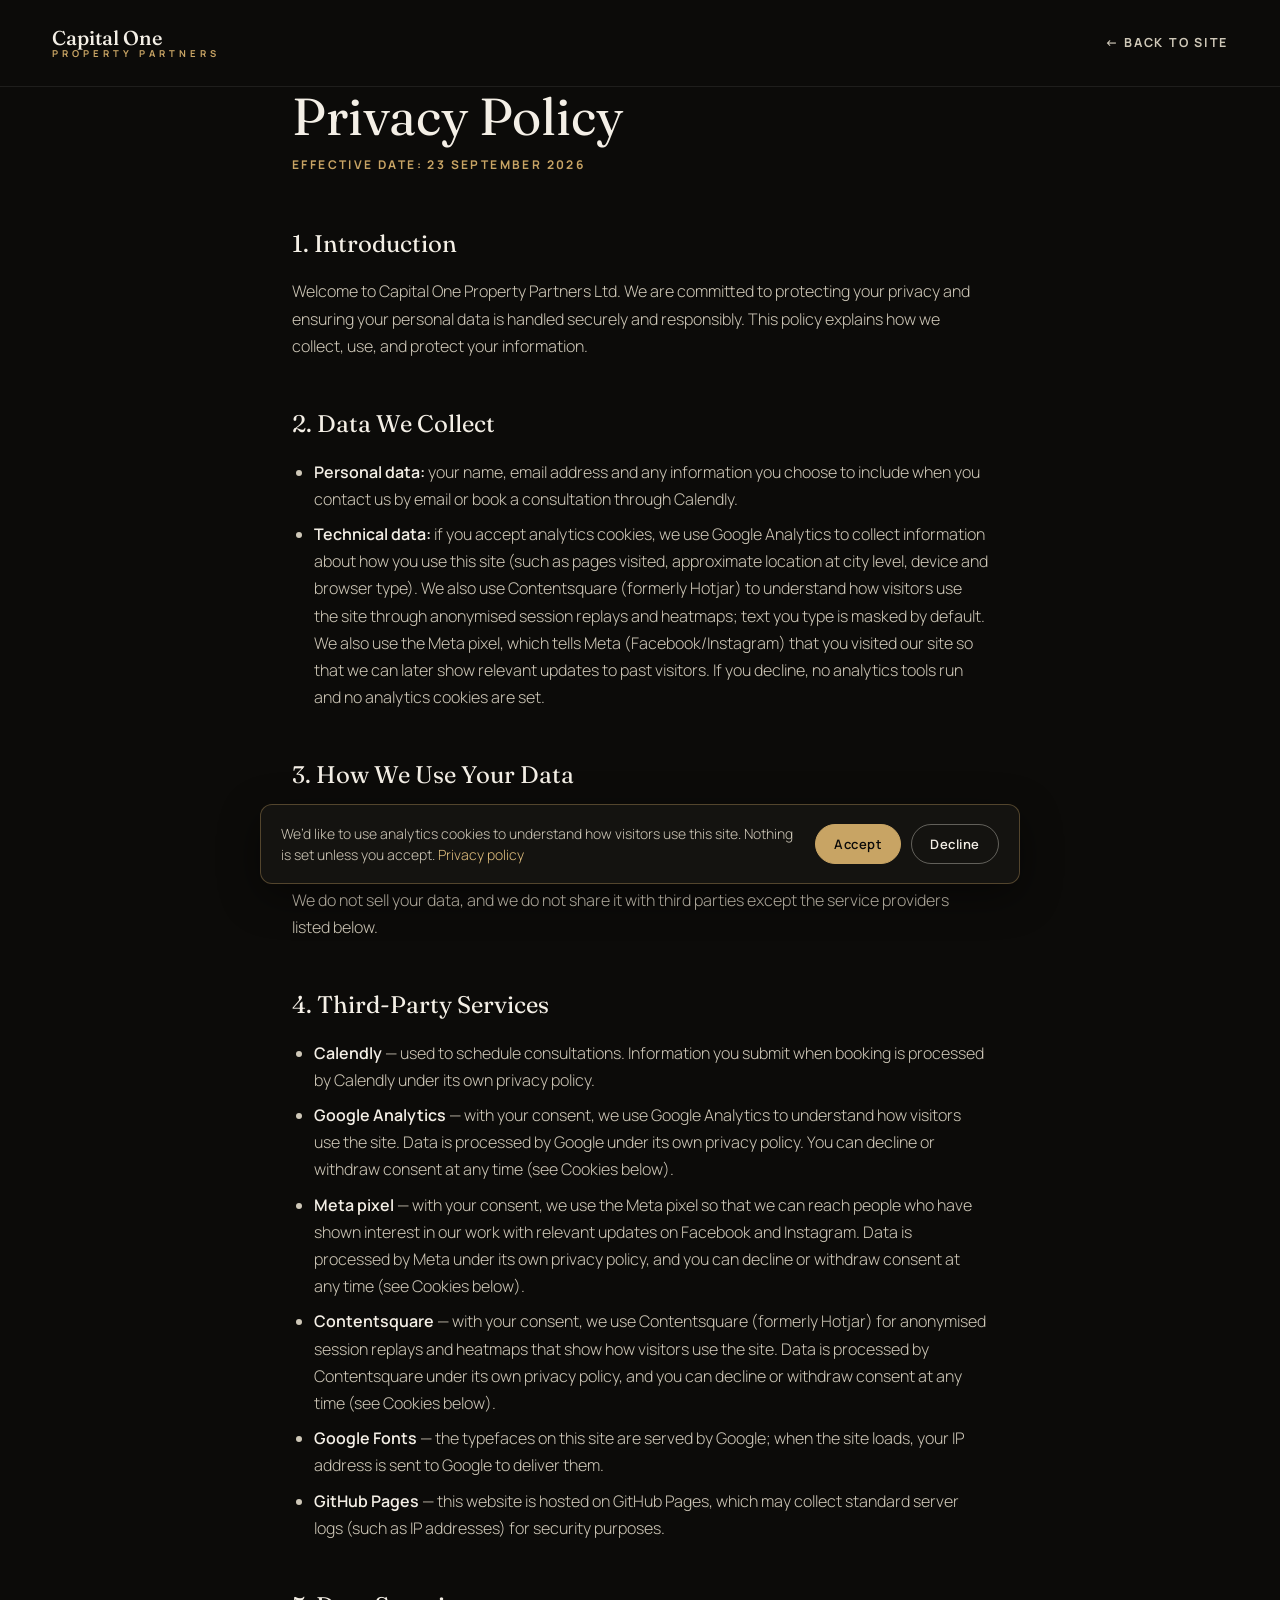
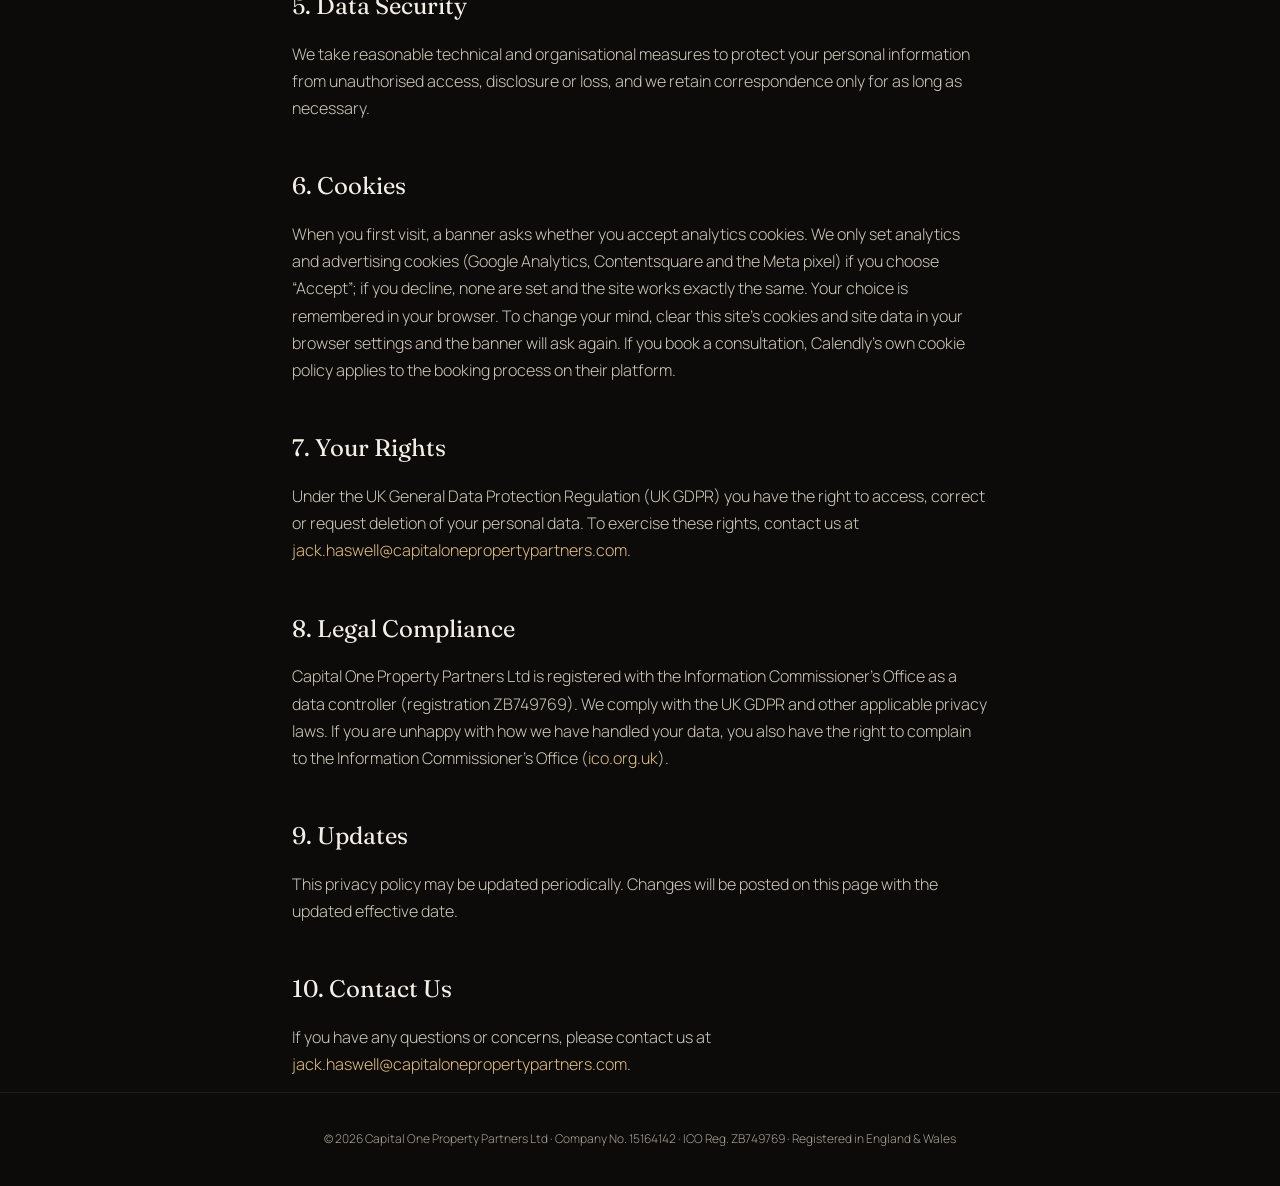
<file: privacy.html>
<!DOCTYPE html>
<html lang="en-GB">
<head>
<meta charset="UTF-8">
<meta name="viewport" content="width=device-width, initial-scale=1.0">
<title>Privacy Policy — Capital One Property Partners</title>
<meta name="description" content="Privacy policy for Capital One Property Partners Ltd.">
<link rel="icon" href="data:image/svg+xml,%3Csvg xmlns='http://www.w3.org/2000/svg' viewBox='0 0 64 64'%3E%3Crect width='64' height='64' fill='%230c0b09'/%3E%3Ctext x='32' y='45' font-family='Georgia,serif' font-size='34' fill='%23c8a464' text-anchor='middle'%3EC1%3C/text%3E%3C/svg%3E">
<link rel="preconnect" href="https://fonts.googleapis.com">
<link rel="preconnect" href="https://fonts.gstatic.com" crossorigin>
<link href="https://fonts.googleapis.com/css2?family=Fraunces:opsz,wght@9..144,300;9..144,400;9..144,500&family=Manrope:wght@300;400;600;700&display=swap" rel="stylesheet">
<link rel="stylesheet" href="legal.css">
</head>
<body>

<header>
  <div class="wrap">
    <a class="logo" href="index.html"><b>Capital One</b><span>Property Partners</span></a>
    <a class="back" href="index.html">← Back to site</a>
  </div>
</header>

<main class="wrap">
  <h1>Privacy Policy</h1>
  <p class="date">Effective date: 23 September 2026</p>

  <h2>1. Introduction</h2>
  <p>Welcome to Capital One Property Partners Ltd. We are committed to protecting your privacy and ensuring your personal data is handled securely and responsibly. This policy explains how we collect, use, and protect your information.</p>

  <h2>2. Data We Collect</h2>
  <ul>
    <li><strong>Personal data:</strong> your name, email address and any information you choose to include when you contact us by email or book a consultation through Calendly.</li>
    <li><strong>Technical data:</strong> if you accept analytics cookies, we use Google Analytics to collect information about how you use this site (such as pages visited, approximate location at city level, device and browser type). We also use Contentsquare (formerly Hotjar) to understand how visitors use the site through anonymised session replays and heatmaps; text you type is masked by default. We also use the Meta pixel, which tells Meta (Facebook/Instagram) that you visited our site so that we can later show relevant updates to past visitors. If you decline, no analytics tools run and no analytics cookies are set.</li>
  </ul>

  <h2>3. How We Use Your Data</h2>
  <ul>
    <li>To respond to your enquiries.</li>
    <li>To arrange and manage consultations you book with us.</li>
  </ul>
  <p>We do not sell your data, and we do not share it with third parties except the service providers listed below.</p>

  <h2>4. Third-Party Services</h2>
  <ul>
    <li><strong>Calendly</strong> — used to schedule consultations. Information you submit when booking is processed by Calendly under its own privacy policy.</li>
    <li><strong>Google Analytics</strong> — with your consent, we use Google Analytics to understand how visitors use the site. Data is processed by Google under its own privacy policy. You can decline or withdraw consent at any time (see Cookies below).</li>
    <li><strong>Meta pixel</strong> — with your consent, we use the Meta pixel so that we can reach people who have shown interest in our work with relevant updates on Facebook and Instagram. Data is processed by Meta under its own privacy policy, and you can decline or withdraw consent at any time (see Cookies below).</li>
    <li><strong>Contentsquare</strong> — with your consent, we use Contentsquare (formerly Hotjar) for anonymised session replays and heatmaps that show how visitors use the site. Data is processed by Contentsquare under its own privacy policy, and you can decline or withdraw consent at any time (see Cookies below).</li>
    <li><strong>Google Fonts</strong> — the typefaces on this site are served by Google; when the site loads, your IP address is sent to Google to deliver them.</li>
    <li><strong>GitHub Pages</strong> — this website is hosted on GitHub Pages, which may collect standard server logs (such as IP addresses) for security purposes.</li>
  </ul>

  <h2>5. Data Security</h2>
  <p>We take reasonable technical and organisational measures to protect your personal information from unauthorised access, disclosure or loss, and we retain correspondence only for as long as necessary.</p>

  <h2>6. Cookies</h2>
  <p>When you first visit, a banner asks whether you accept analytics cookies. We only set analytics and advertising cookies (Google Analytics, Contentsquare and the Meta pixel) if you choose “Accept”; if you decline, none are set and the site works exactly the same. Your choice is remembered in your browser. To change your mind, clear this site’s cookies and site data in your browser settings and the banner will ask again. If you book a consultation, Calendly’s own cookie policy applies to the booking process on their platform.</p>

  <h2>7. Your Rights</h2>
  <p>Under the UK General Data Protection Regulation (UK GDPR) you have the right to access, correct or request deletion of your personal data. To exercise these rights, contact us at <a href="mailto:jack.haswell@capitalonepropertypartners.com">jack.haswell@capitalonepropertypartners.com</a>.</p>

  <h2>8. Legal Compliance</h2>
  <p>Capital One Property Partners Ltd is registered with the Information Commissioner’s Office as a data controller (registration ZB749769). We comply with the UK GDPR and other applicable privacy laws. If you are unhappy with how we have handled your data, you also have the right to complain to the Information Commissioner's Office (<a href="https://ico.org.uk" target="_blank" rel="noopener">ico.org.uk</a>).</p>

  <h2>9. Updates</h2>
  <p>This privacy policy may be updated periodically. Changes will be posted on this page with the updated effective date.</p>

  <h2>10. Contact Us</h2>
  <p>If you have any questions or concerns, please contact us at <a href="mailto:jack.haswell@capitalonepropertypartners.com">jack.haswell@capitalonepropertypartners.com</a>.</p>
</main>

<footer>
  <p>© 2026 Capital One Property Partners Ltd · Company No. 15164142 · ICO Reg. ZB749769 · Registered in England &amp; Wales</p>
</footer>


<!-- Consent banner + analytics. GA4 live; Hotjar/Meta pixel slots ready (paste IDs below when accounts exist). -->
<script>
(function(){
  var GA_ID='G-9K857J86L0';
  var CS_TAG='c14281a8d700b'; /* Contentsquare (formerly Hotjar): session replay + heatmaps */
  var META_PIXEL='1629394512069657'; /* Meta pixel - retargeting audience */
  function loadAnalytics(){
    if(window.__c1Loaded)return;window.__c1Loaded=true;
    var s=document.createElement('script');s.async=true;
    s.src='https://www.googletagmanager.com/gtag/js?id='+GA_ID;
    document.head.appendChild(s);
    window.dataLayer=window.dataLayer||[];
    window.gtag=window.gtag||function(){dataLayer.push(arguments);};
    gtag('js',new Date());
    gtag('config',GA_ID);
    if(CS_TAG){var cs=document.createElement('script');cs.defer=true;cs.src='https://t.contentsquare.net/uxa/'+CS_TAG+'.js';document.head.appendChild(cs);}
    if(META_PIXEL){!function(f,b,e,v,n,t,s){if(f.fbq)return;n=f.fbq=function(){n.callMethod?n.callMethod.apply(n,arguments):n.queue.push(arguments)};if(!f._fbq)f._fbq=n;n.push=n;n.loaded=!0;n.version='2.0';n.queue=[];t=b.createElement(e);t.async=!0;t.src=v;s=b.getElementsByTagName(e)[0];s.parentNode.insertBefore(t,s)}(window,document,'script','https://connect.facebook.net/en_US/fbevents.js');fbq('init',META_PIXEL);fbq('track','PageView');}
  }
  var choice=null;
  try{choice=localStorage.getItem('c1-consent');}catch(e){}
  if(choice==='granted'){loadAnalytics();return;}
  if(choice==='denied'){return;}
  var css=document.createElement('style');
  css.textContent='#c1-cookies{position:fixed;left:16px;right:16px;bottom:16px;z-index:9999;background:#141310;color:#f4efe6;border:1px solid rgba(200,164,100,.35);border-radius:12px;padding:18px 20px;display:flex;flex-wrap:wrap;gap:14px;align-items:center;justify-content:space-between;font-family:Manrope,system-ui,sans-serif;font-size:14px;line-height:1.5;box-shadow:0 12px 40px rgba(0,0,0,.45);max-width:760px;margin:0 auto}#c1-cookies p{margin:0;flex:1 1 320px}#c1-cookies a{color:#e0be7e}#c1-cookies .c1-btns{display:flex;gap:10px}#c1-cookies button{font-family:inherit;font-size:13px;font-weight:600;letter-spacing:.04em;padding:10px 18px;border-radius:999px;cursor:pointer;border:1px solid #c8a464}#c1-cookies button[data-c=granted]{background:#c8a464;color:#0c0b09}#c1-cookies button[data-c=denied]{background:transparent;color:#f4efe6;border-color:rgba(244,239,230,.35)}@media(max-width:520px){#c1-cookies{padding:16px}#c1-cookies .c1-btns{width:100%}#c1-cookies button{flex:1}}';
  document.head.appendChild(css);
  var b=document.createElement('div');b.id='c1-cookies';b.setAttribute('role','dialog');b.setAttribute('aria-label','Cookie consent');
  b.innerHTML='<p>We\u2019d like to use analytics cookies to understand how visitors use this site. Nothing is set unless you accept. <a href="privacy.html">Privacy policy</a></p><div class="c1-btns"><button type="button" data-c="granted">Accept</button><button type="button" data-c="denied">Decline</button></div>';
  document.body.appendChild(b);
  b.addEventListener('click',function(e){
    var c=e.target&&e.target.getAttribute&&e.target.getAttribute('data-c');
    if(!c)return;
    try{localStorage.setItem('c1-consent',c);}catch(err){}
    if(c==='granted')loadAnalytics();
    b.parentNode.removeChild(b);
  });
})();
</script>
</body>
</html>
</file>
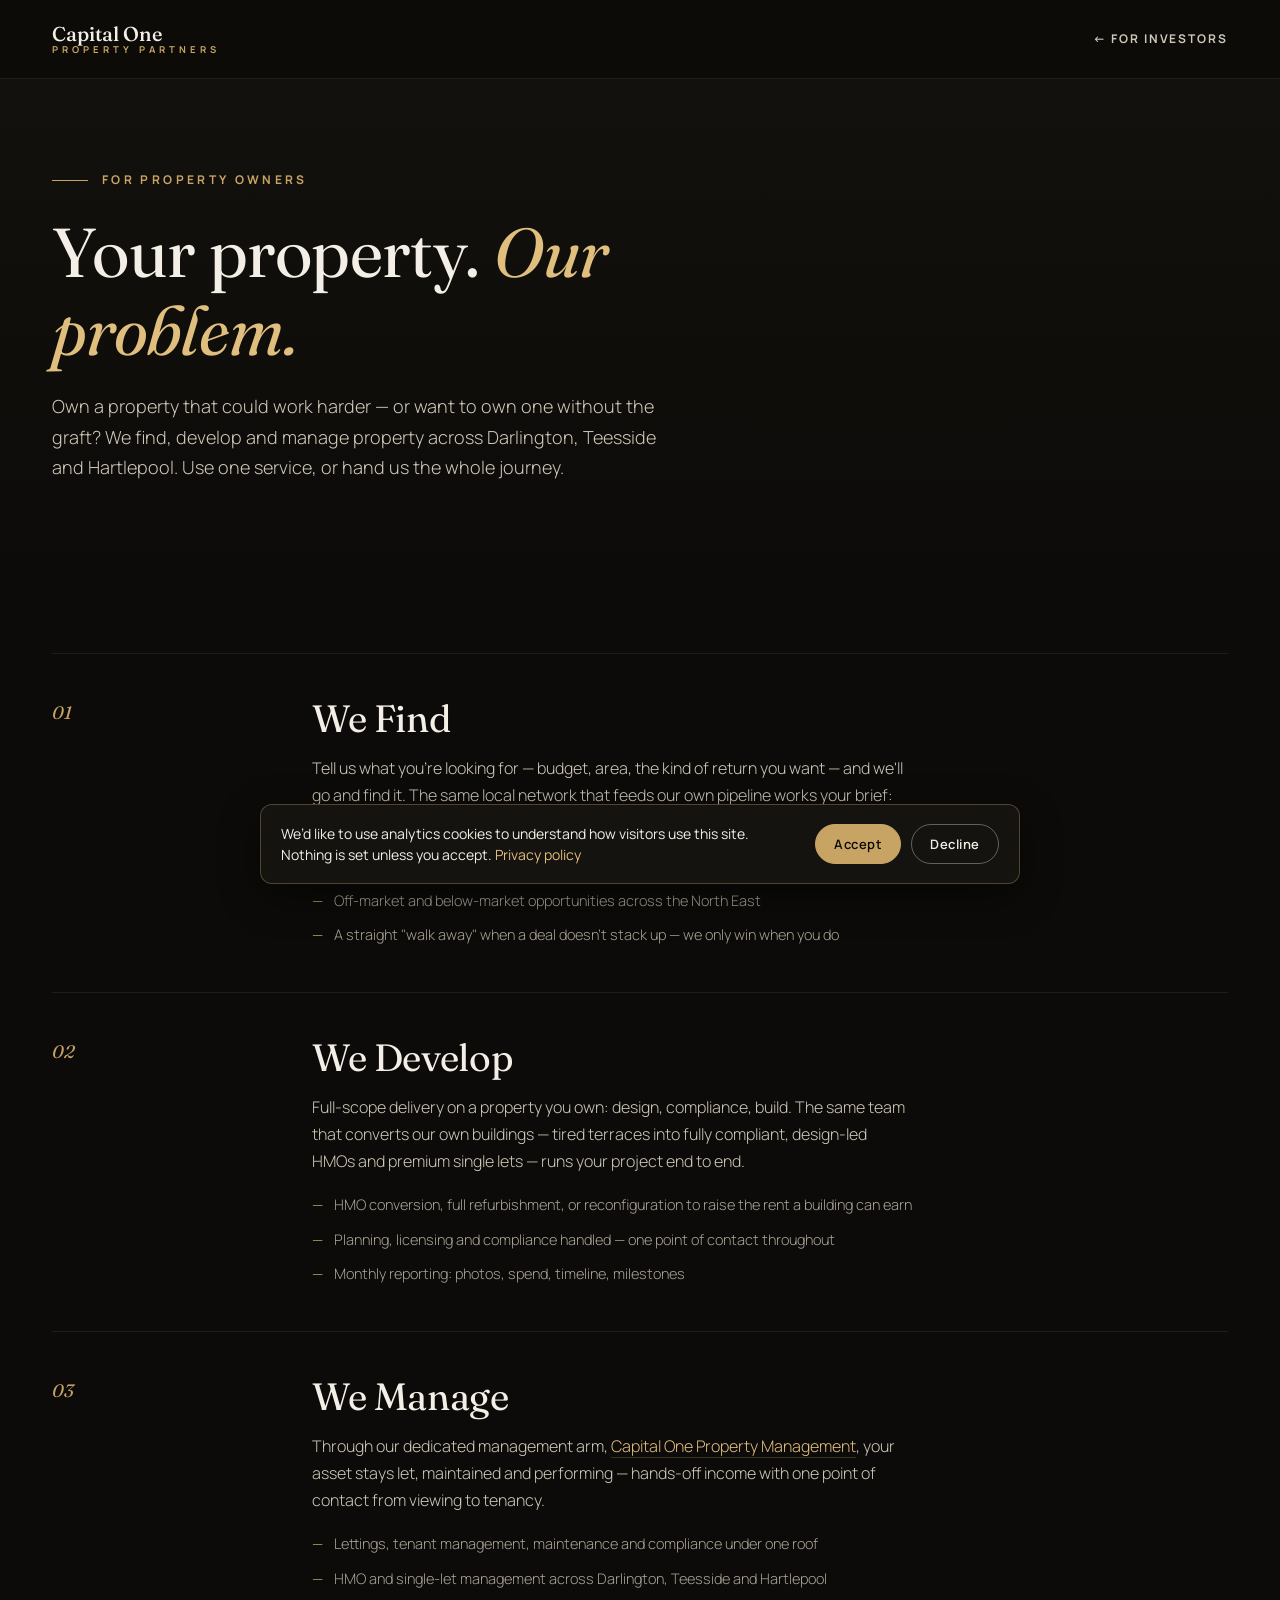
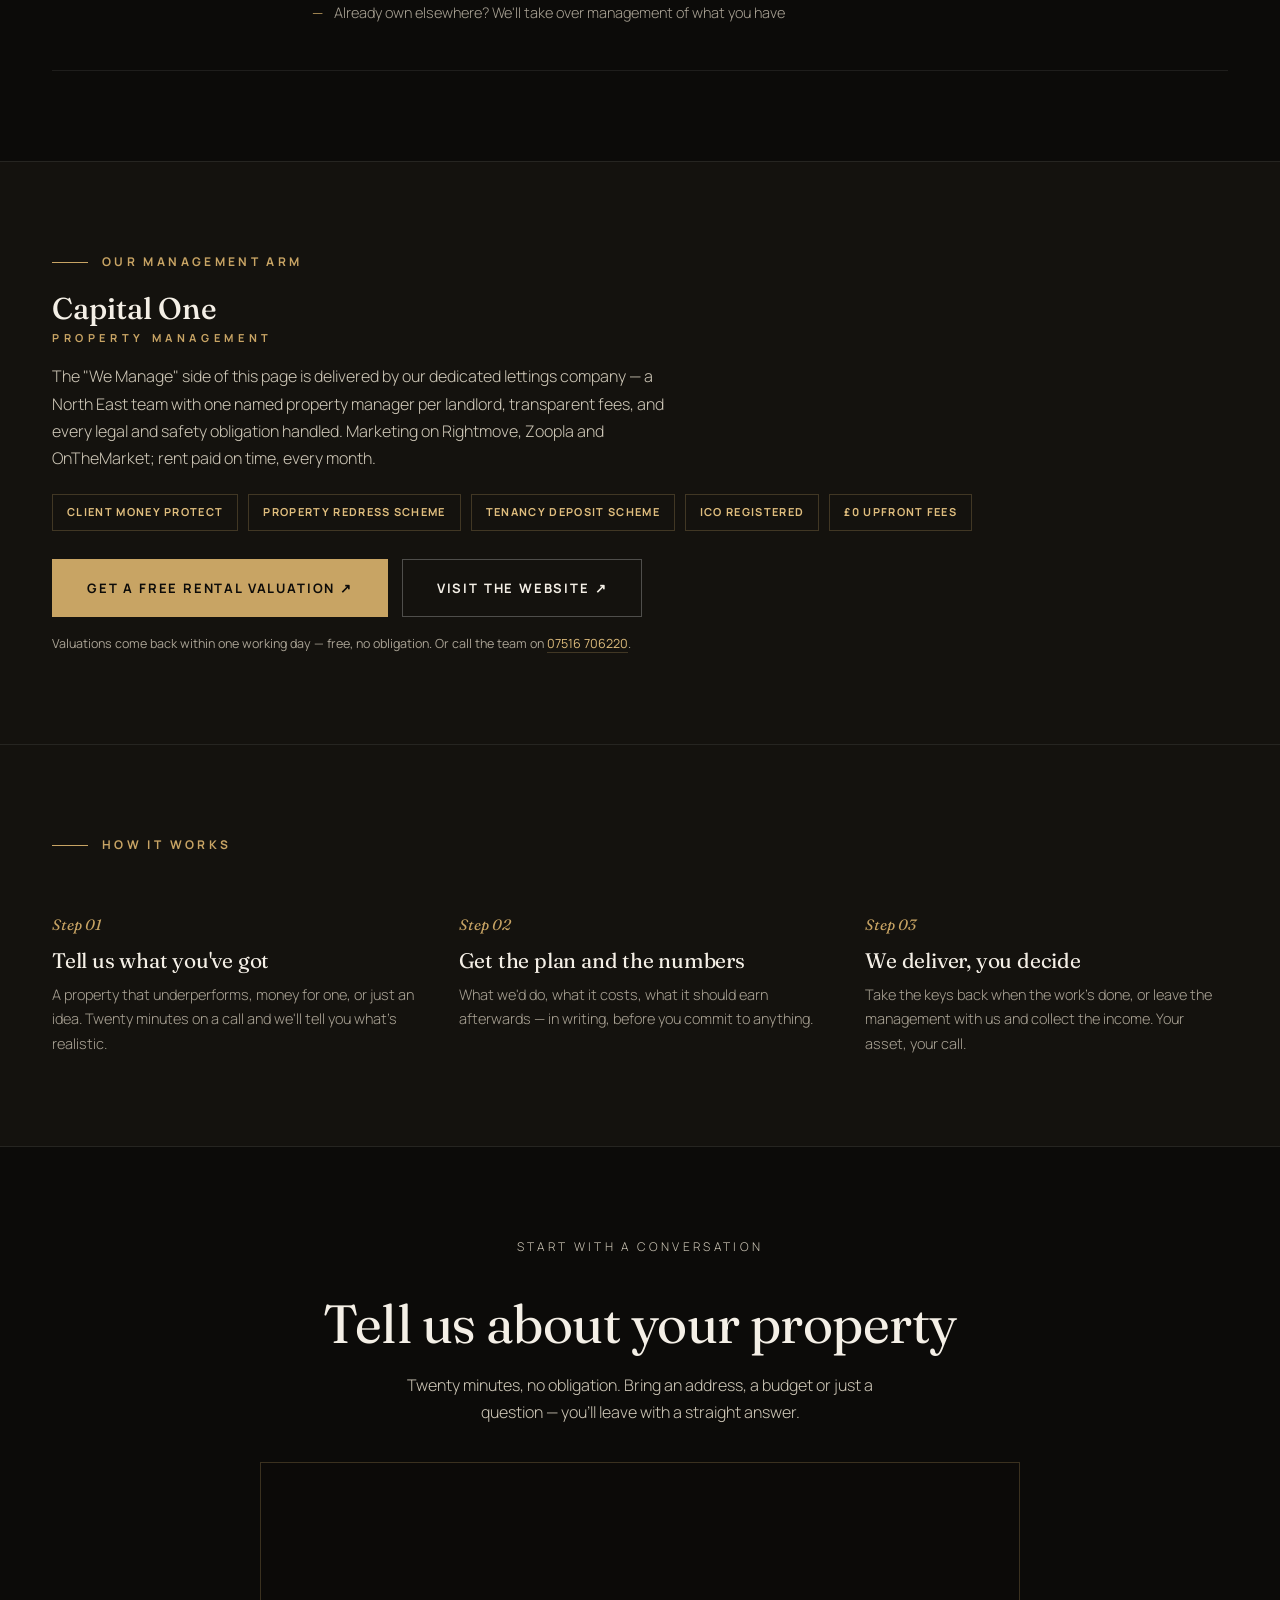
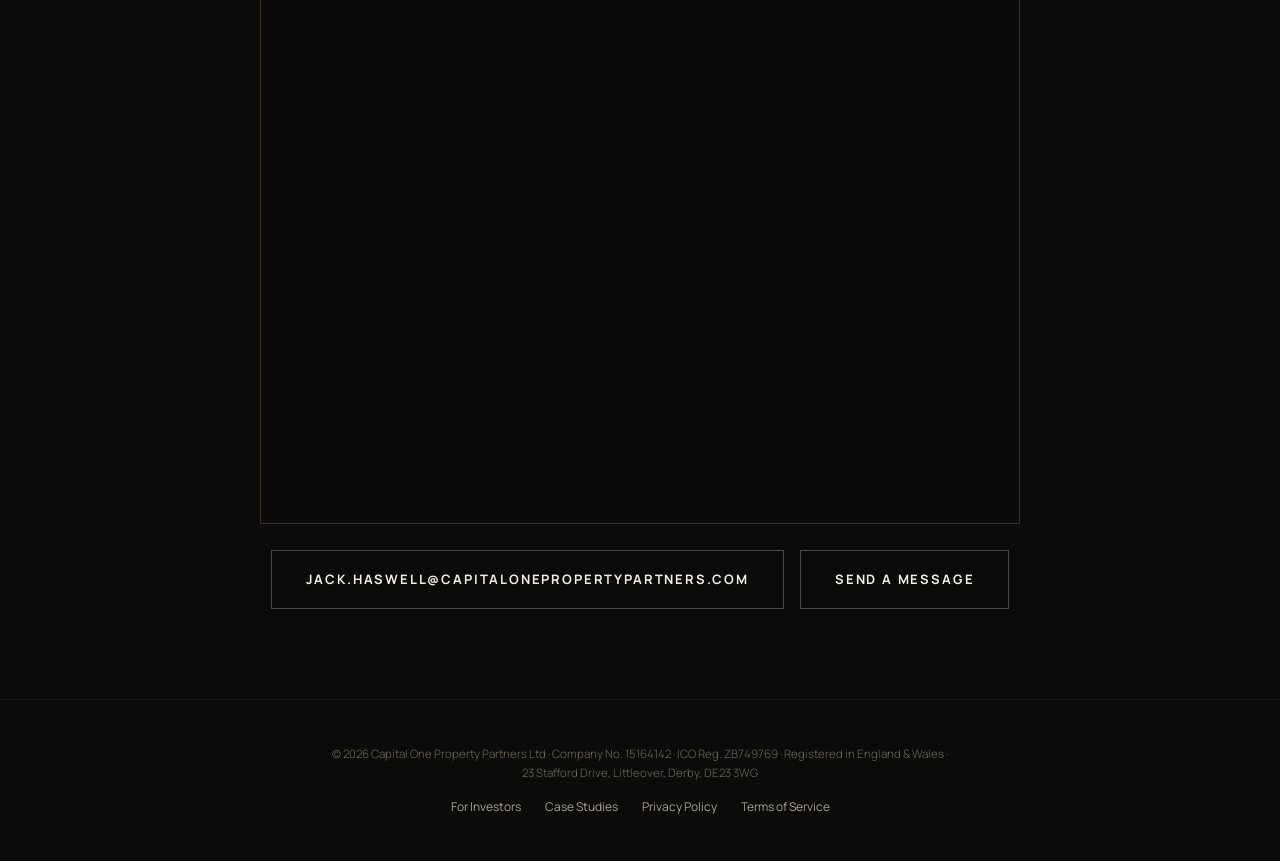
<file: services.html>
<!DOCTYPE html>
<html lang="en-GB">
<head>
<meta charset="UTF-8">
<meta name="viewport" content="width=device-width, initial-scale=1.0">
<title>Property Services for Owners — Capital One Property Partners</title>
<meta name="description" content="We find, develop and manage property for owners across Darlington, Teesside and Hartlepool. Use one service or hand us the whole journey.">
<link rel="icon" href="data:image/svg+xml,%3Csvg xmlns='http://www.w3.org/2000/svg' viewBox='0 0 64 64'%3E%3Crect width='64' height='64' fill='%230c0b09'/%3E%3Ctext x='32' y='45' font-family='Georgia,serif' font-size='34' fill='%23c8a464' text-anchor='middle'%3EC1%3C/text%3E%3C/svg%3E">
<link rel="preconnect" href="https://fonts.googleapis.com">
<link rel="preconnect" href="https://fonts.gstatic.com" crossorigin>
<link href="https://fonts.googleapis.com/css2?family=Fraunces:opsz,wght@9..144,300;9..144,400;9..144,500&family=Manrope:wght@300;400;600;700;800&display=swap" rel="stylesheet">
<style>
:root{
  --ink:#0c0b09;--ink-2:#14120e;--ink-3:#1c1915;
  --line:rgba(255,255,255,.08);--line-2:rgba(200,164,100,.25);
  --gold:#c8a464;--gold-bright:#e0be7e;--cream:#f4efe6;
  --body:#a9a294;--body-bright:#cfc8b8;
  --serif:'Fraunces',Georgia,serif;--sans:'Manrope',-apple-system,sans-serif;
}
*{margin:0;padding:0;box-sizing:border-box}
html{scroll-behavior:smooth;overflow-x:hidden}
body{background:var(--ink);color:var(--cream);font-family:var(--sans);font-size:16px;line-height:1.7;-webkit-font-smoothing:antialiased;overflow-x:hidden}
img{max-width:100%;display:block}
a{color:inherit;text-decoration:none}
::selection{background:var(--gold);color:var(--ink)}
.wrap{max-width:1240px;margin:0 auto;padding:0 32px}
.kicker{font-size:12px;letter-spacing:.28em;text-transform:uppercase;color:var(--gold);font-weight:700;display:flex;align-items:center;gap:14px}
.kicker::before{content:"";width:36px;height:1px;background:var(--gold)}
h1,h2,h3{font-family:var(--serif);font-weight:400;line-height:1.12;letter-spacing:-.01em}
.gold-i{font-style:italic;color:var(--gold-bright)}
.btn{display:inline-flex;align-items:center;gap:12px;padding:17px 34px;font-family:var(--sans);font-size:13px;font-weight:700;letter-spacing:.14em;text-transform:uppercase;border:1px solid transparent;cursor:pointer;transition:all .3s ease}
.btn-gold{background:var(--gold);color:var(--ink)}
.btn-gold:hover{background:var(--gold-bright);transform:translateY(-2px)}
.btn-ghost{border-color:rgba(255,255,255,.25);color:var(--cream)}
.btn-ghost:hover{border-color:var(--gold);color:var(--gold-bright)}

header{position:fixed;inset:0 0 auto 0;z-index:100;padding:22px 0;background:rgba(12,11,9,.88);-webkit-backdrop-filter:blur(16px);backdrop-filter:blur(16px);border-bottom:1px solid var(--line)}
.nav{display:flex;align-items:center;justify-content:space-between}
.logo{display:flex;flex-direction:column;line-height:1.15}
.logo b{font-family:var(--serif);font-size:20px;font-weight:500}
.logo span{font-size:9.5px;letter-spacing:.42em;text-transform:uppercase;color:var(--gold);font-weight:700}
.nav-back{font-size:12px;font-weight:700;letter-spacing:.16em;text-transform:uppercase;color:var(--body-bright)}
.nav-back:hover{color:var(--cream)}

.hero-lite{padding:170px 0 80px;background:linear-gradient(180deg,var(--ink-2),var(--ink))}
.hero-lite h1{font-size:clamp(38px,5.4vw,72px);max-width:16ch;margin:24px 0 22px}
.hero-lite .lead{color:var(--body-bright);font-size:18px;font-weight:300;max-width:56ch}

section{padding:90px 0}
.svc{display:grid;grid-template-columns:220px 1fr;gap:40px;padding:44px 0;border-top:1px solid var(--line)}
.svc:last-of-type{border-bottom:1px solid var(--line)}
.svc .n{font-family:var(--serif);font-style:italic;color:var(--gold);font-size:18px}
.svc h2{font-size:clamp(26px,3vw,38px);margin-bottom:6px}
.svc p{color:var(--body-bright);font-weight:300;margin:14px 0 18px;max-width:60ch}
.svc ul{list-style:none;display:grid;gap:10px}
.svc li{color:var(--body);font-size:14.5px;font-weight:300;padding-left:22px;position:relative}
.svc li::before{content:"—";position:absolute;left:0;color:var(--gold)}
.svc a.inline{color:var(--gold-bright);border-bottom:1px solid var(--line-2)}
.svc a.inline:hover{color:var(--cream)}

.how{background:var(--ink-2);border-block:1px solid var(--line)}
.how-grid{display:grid;grid-template-columns:repeat(3,1fr);gap:44px;margin-top:56px}
.how-step .n{font-family:var(--serif);font-style:italic;color:var(--gold);font-size:15px;margin-bottom:12px}
.how-step h3{font-size:21px;margin-bottom:10px}
.how-step p{color:var(--body);font-size:14.5px;font-weight:300}

.cta-lite{text-align:center}
.cta-lite h2{font-size:clamp(32px,4.2vw,54px);max-width:22ch;margin:18px auto}
.cta-lite p{color:var(--body-bright);font-weight:300;max-width:52ch;margin:0 auto 36px}
.cta-embed{max-width:760px;margin:0 auto 26px;border:1px solid var(--line-2);background:rgba(12,11,9,.5)}
.cta-lite .kicker{justify-content:center}.cta-lite .kicker::before{display:none}
.cta-actions{display:flex;gap:16px;justify-content:center;flex-wrap:wrap}

footer{border-top:1px solid var(--line);padding:44px 0;text-align:center}
footer p{font-size:11.5px;color:#6f6a5e;max-width:88ch;margin:0 auto 14px;font-weight:300}
footer .links{display:flex;gap:24px;justify-content:center;font-size:12px}
footer .links a{color:var(--body)}
footer .links a:hover{color:var(--cream)}

@media(max-width:860px){
  .svc{grid-template-columns:1fr;gap:10px;padding:36px 0}
  .how-grid{grid-template-columns:1fr;gap:34px}
  section{padding:70px 0}
  .hero-lite{padding:140px 0 60px}
}

.mgmt-band{background:var(--ink-2);border-top:1px solid var(--line)}
.mgmt-lockup{margin:20px 0 18px;line-height:1.15}
.mgmt-lockup b{font-family:var(--serif);font-size:30px;font-weight:500;display:block}
.mgmt-lockup span{font-size:11px;letter-spacing:.42em;text-transform:uppercase;color:var(--gold);font-weight:700}
.mgmt-copy{color:var(--body-bright);font-weight:300;max-width:62ch;margin-bottom:22px}
.mgmt-chips{display:flex;gap:10px;flex-wrap:wrap;margin-bottom:28px}
.mgmt-chips span{font-size:11px;letter-spacing:.12em;text-transform:uppercase;font-weight:700;color:var(--gold-bright);border:1px solid var(--line-2);padding:8px 14px}
.mgmt-ctas{display:flex;gap:14px;flex-wrap:wrap}
.mgmt-micro{margin-top:16px;font-size:12.5px;color:var(--body)}
.mgmt-micro a{color:var(--gold-bright);border-bottom:1px solid var(--line-2)}
</style>
</head>
<body>

<header>
  <div class="wrap nav">
    <a class="logo" href="index.html"><b>Capital One</b><span>Property Partners</span></a>
    <a class="nav-back" href="index.html">← For Investors</a>
  </div>
</header>

<section class="hero-lite">
  <div class="wrap">
    <p class="kicker">For Property Owners</p>
    <h1>Your property. <span class="gold-i">Our problem.</span></h1>
    <p class="lead">Own a property that could work harder — or want to own one without the graft? We find, develop and manage property across Darlington, Teesside and Hartlepool. Use one service, or hand us the whole journey.</p>
  </div>
</section>

<section>
  <div class="wrap">
    <div class="svc">
      <div><div class="n">01</div></div>
      <div>
        <h2>We Find</h2>
        <p>Tell us what you're looking for — budget, area, the kind of return you want — and we'll go and find it. The same local network that feeds our own pipeline works your brief: undervalued buildings, often before they reach the open market.</p>
        <ul>
          <li>A written appraisal with real numbers — purchase, works, end value, expected income</li>
          <li>Off-market and below-market opportunities across the North East</li>
          <li>A straight "walk away" when a deal doesn't stack up — we only win when you do</li>
        </ul>
      </div>
    </div>
    <div class="svc">
      <div><div class="n">02</div></div>
      <div>
        <h2>We Develop</h2>
        <p>Full-scope delivery on a property you own: design, compliance, build. The same team that converts our own buildings — tired terraces into fully compliant, design-led HMOs and premium single lets — runs your project end to end.</p>
        <ul>
          <li>HMO conversion, full refurbishment, or reconfiguration to raise the rent a building can earn</li>
          <li>Planning, licensing and compliance handled — one point of contact throughout</li>
          <li>Monthly reporting: photos, spend, timeline, milestones</li>
        </ul>
      </div>
    </div>
    <div class="svc">
      <div><div class="n">03</div></div>
      <div>
        <h2>We Manage</h2>
        <p>Through our dedicated management arm, <a class="inline" href="https://capitalonepropertymanagement.co.uk" target="_blank" rel="noopener">Capital One Property Management</a>, your asset stays let, maintained and performing — hands-off income with one point of contact from viewing to tenancy.</p>
        <ul>
          <li>Lettings, tenant management, maintenance and compliance under one roof</li>
          <li>HMO and single-let management across Darlington, Teesside and Hartlepool</li>
          <li>Already own elsewhere? We'll take over management of what you have</li>
        </ul>
      </div>
    </div>
  </div>
</section>

<section class="mgmt-band">
  <div class="wrap">
    <div class="mgmt-grid">
      <div>
        <p class="kicker">Our Management Arm</p>
        <div class="mgmt-lockup"><b>Capital One</b><span>Property Management</span></div>
        <p class="mgmt-copy">The "We Manage" side of this page is delivered by our dedicated lettings company — a North East team with one named property manager per landlord, transparent fees, and every legal and safety obligation handled. Marketing on Rightmove, Zoopla and OnTheMarket; rent paid on time, every month.</p>
        <div class="mgmt-chips">
          <span>Client Money Protect</span><span>Property Redress Scheme</span><span>Tenancy Deposit Scheme</span><span>ICO Registered</span><span>£0 Upfront Fees</span>
        </div>
        <div class="mgmt-ctas">
          <a class="btn btn-gold" href="https://capitalonepropertymanagement.co.uk" target="_blank" rel="noopener">Get a Free Rental Valuation ↗</a>
          <a class="btn btn-ghost" href="https://capitalonepropertymanagement.co.uk" target="_blank" rel="noopener">Visit the Website ↗</a>
        </div>
        <p class="mgmt-micro">Valuations come back within one working day — free, no obligation. Or call the team on <a href="tel:07516706220">07516 706220</a>.</p>
      </div>
    </div>
  </div>
</section>

<section class="how">
  <div class="wrap">
    <p class="kicker">How It Works</p>
    <div class="how-grid">
      <div class="how-step"><div class="n">Step 01</div><h3>Tell us what you've got</h3><p>A property that underperforms, money for one, or just an idea. Twenty minutes on a call and we'll tell you what's realistic.</p></div>
      <div class="how-step"><div class="n">Step 02</div><h3>Get the plan and the numbers</h3><p>What we'd do, what it costs, what it should earn afterwards — in writing, before you commit to anything.</p></div>
      <div class="how-step"><div class="n">Step 03</div><h3>We deliver, you decide</h3><p>Take the keys back when the work's done, or leave the management with us and collect the income. Your asset, your call.</p></div>
    </div>
  </div>
</section>

<section class="cta-lite" id="contact">
  <div class="wrap">
    <p class="kicker">Start With a Conversation</p>
    <h2>Tell us about your property</h2>
    <p>Twenty minutes, no obligation. Bring an address, a budget or just a question — you'll leave with a straight answer.</p>
    <div class="cta-embed">
      <div class="calendly-inline-widget" data-url="https://calendly.com/capital-one-property-partners/consultation?hide_gdpr_banner=1" style="min-width:320px;height:660px;"></div>
    </div>
    <div class="cta-actions">
      <a href="mailto:jack.haswell@capitalonepropertypartners.com" class="btn btn-ghost">jack.haswell@capitalonepropertypartners.com</a>
      <a href="https://tally.so/r/KYbLAz" data-tally-open="KYbLAz" data-tally-overlay="1" data-tally-emoji-animation="none" class="btn btn-ghost">Send a Message</a>
    </div>
  </div>
</section>

<footer>
  <div class="wrap">
    <p>© 2026 Capital One Property Partners Ltd · Company No. 15164142 · ICO Reg. ZB749769 · Registered in England &amp; Wales · 23 Stafford Drive, Littleover, Derby, DE23 3WG</p>
    <div class="links"><a href="index.html">For Investors</a><a href="case-studies.html">Case Studies</a><a href="privacy.html">Privacy Policy</a><a href="terms.html">Terms of Service</a></div>
  </div>
</footer>

<script src="https://assets.calendly.com/assets/external/widget.js" async></script>

<!-- Consent banner + analytics. GA4 live; Hotjar/Meta pixel slots ready (paste IDs below when accounts exist). -->
<script>
(function(){
  var GA_ID='G-9K857J86L0';
  var CS_TAG='c14281a8d700b'; /* Contentsquare (formerly Hotjar): session replay + heatmaps */
  var META_PIXEL='1629394512069657'; /* Meta pixel - retargeting audience */
  function loadAnalytics(){
    if(window.__c1Loaded)return;window.__c1Loaded=true;
    var s=document.createElement('script');s.async=true;
    s.src='https://www.googletagmanager.com/gtag/js?id='+GA_ID;
    document.head.appendChild(s);
    window.dataLayer=window.dataLayer||[];
    window.gtag=window.gtag||function(){dataLayer.push(arguments);};
    gtag('js',new Date());
    gtag('config',GA_ID);
    if(CS_TAG){var cs=document.createElement('script');cs.defer=true;cs.src='https://t.contentsquare.net/uxa/'+CS_TAG+'.js';document.head.appendChild(cs);}
    if(META_PIXEL){!function(f,b,e,v,n,t,s){if(f.fbq)return;n=f.fbq=function(){n.callMethod?n.callMethod.apply(n,arguments):n.queue.push(arguments)};if(!f._fbq)f._fbq=n;n.push=n;n.loaded=!0;n.version='2.0';n.queue=[];t=b.createElement(e);t.async=!0;t.src=v;s=b.getElementsByTagName(e)[0];s.parentNode.insertBefore(t,s)}(window,document,'script','https://connect.facebook.net/en_US/fbevents.js');fbq('init',META_PIXEL);fbq('track','PageView');}
  }
  var choice=null;
  try{choice=localStorage.getItem('c1-consent');}catch(e){}
  if(choice==='granted'){loadAnalytics();return;}
  if(choice==='denied'){return;}
  var css=document.createElement('style');
  css.textContent='#c1-cookies{position:fixed;left:16px;right:16px;bottom:16px;z-index:9999;background:#141310;color:#f4efe6;border:1px solid rgba(200,164,100,.35);border-radius:12px;padding:18px 20px;display:flex;flex-wrap:wrap;gap:14px;align-items:center;justify-content:space-between;font-family:Manrope,system-ui,sans-serif;font-size:14px;line-height:1.5;box-shadow:0 12px 40px rgba(0,0,0,.45);max-width:760px;margin:0 auto}#c1-cookies p{margin:0;flex:1 1 320px}#c1-cookies a{color:#e0be7e}#c1-cookies .c1-btns{display:flex;gap:10px}#c1-cookies button{font-family:inherit;font-size:13px;font-weight:600;letter-spacing:.04em;padding:10px 18px;border-radius:999px;cursor:pointer;border:1px solid #c8a464}#c1-cookies button[data-c=granted]{background:#c8a464;color:#0c0b09}#c1-cookies button[data-c=denied]{background:transparent;color:#f4efe6;border-color:rgba(244,239,230,.35)}@media(max-width:520px){#c1-cookies{padding:16px}#c1-cookies .c1-btns{width:100%}#c1-cookies button{flex:1}}';
  document.head.appendChild(css);
  var b=document.createElement('div');b.id='c1-cookies';b.setAttribute('role','dialog');b.setAttribute('aria-label','Cookie consent');
  b.innerHTML='<p>We\u2019d like to use analytics cookies to understand how visitors use this site. Nothing is set unless you accept. <a href="privacy.html">Privacy policy</a></p><div class="c1-btns"><button type="button" data-c="granted">Accept</button><button type="button" data-c="denied">Decline</button></div>';
  document.body.appendChild(b);
  b.addEventListener('click',function(e){
    var c=e.target&&e.target.getAttribute&&e.target.getAttribute('data-c');
    if(!c)return;
    try{localStorage.setItem('c1-consent',c);}catch(err){}
    if(c==='granted')loadAnalytics();
    b.parentNode.removeChild(b);
  });
})();
</script>

<!-- Tally forms: popup embeds + gated investor pack (download fires after the pack form is submitted) -->
<script>
(function(){
  var s=document.createElement('script');s.src='https://tally.so/widgets/embed.js';s.async=true;document.head.appendChild(s);
  window.addEventListener('message',function(e){
    if(typeof e.data!=='string')return;
    var d;try{d=JSON.parse(e.data);}catch(err){return;}
    if(d&&d.event==='Tally.FormSubmitted'&&d.payload&&d.payload.formId==='obWo0P'){
      setTimeout(function(){
        var a=document.createElement('a');a.href='capital-one-investor-pack.pdf';a.download='capital-one-investor-pack.pdf';
        document.body.appendChild(a);a.click();a.remove();
      },800);
    }
  });
})();
</script>
</body>
</html>
</file>
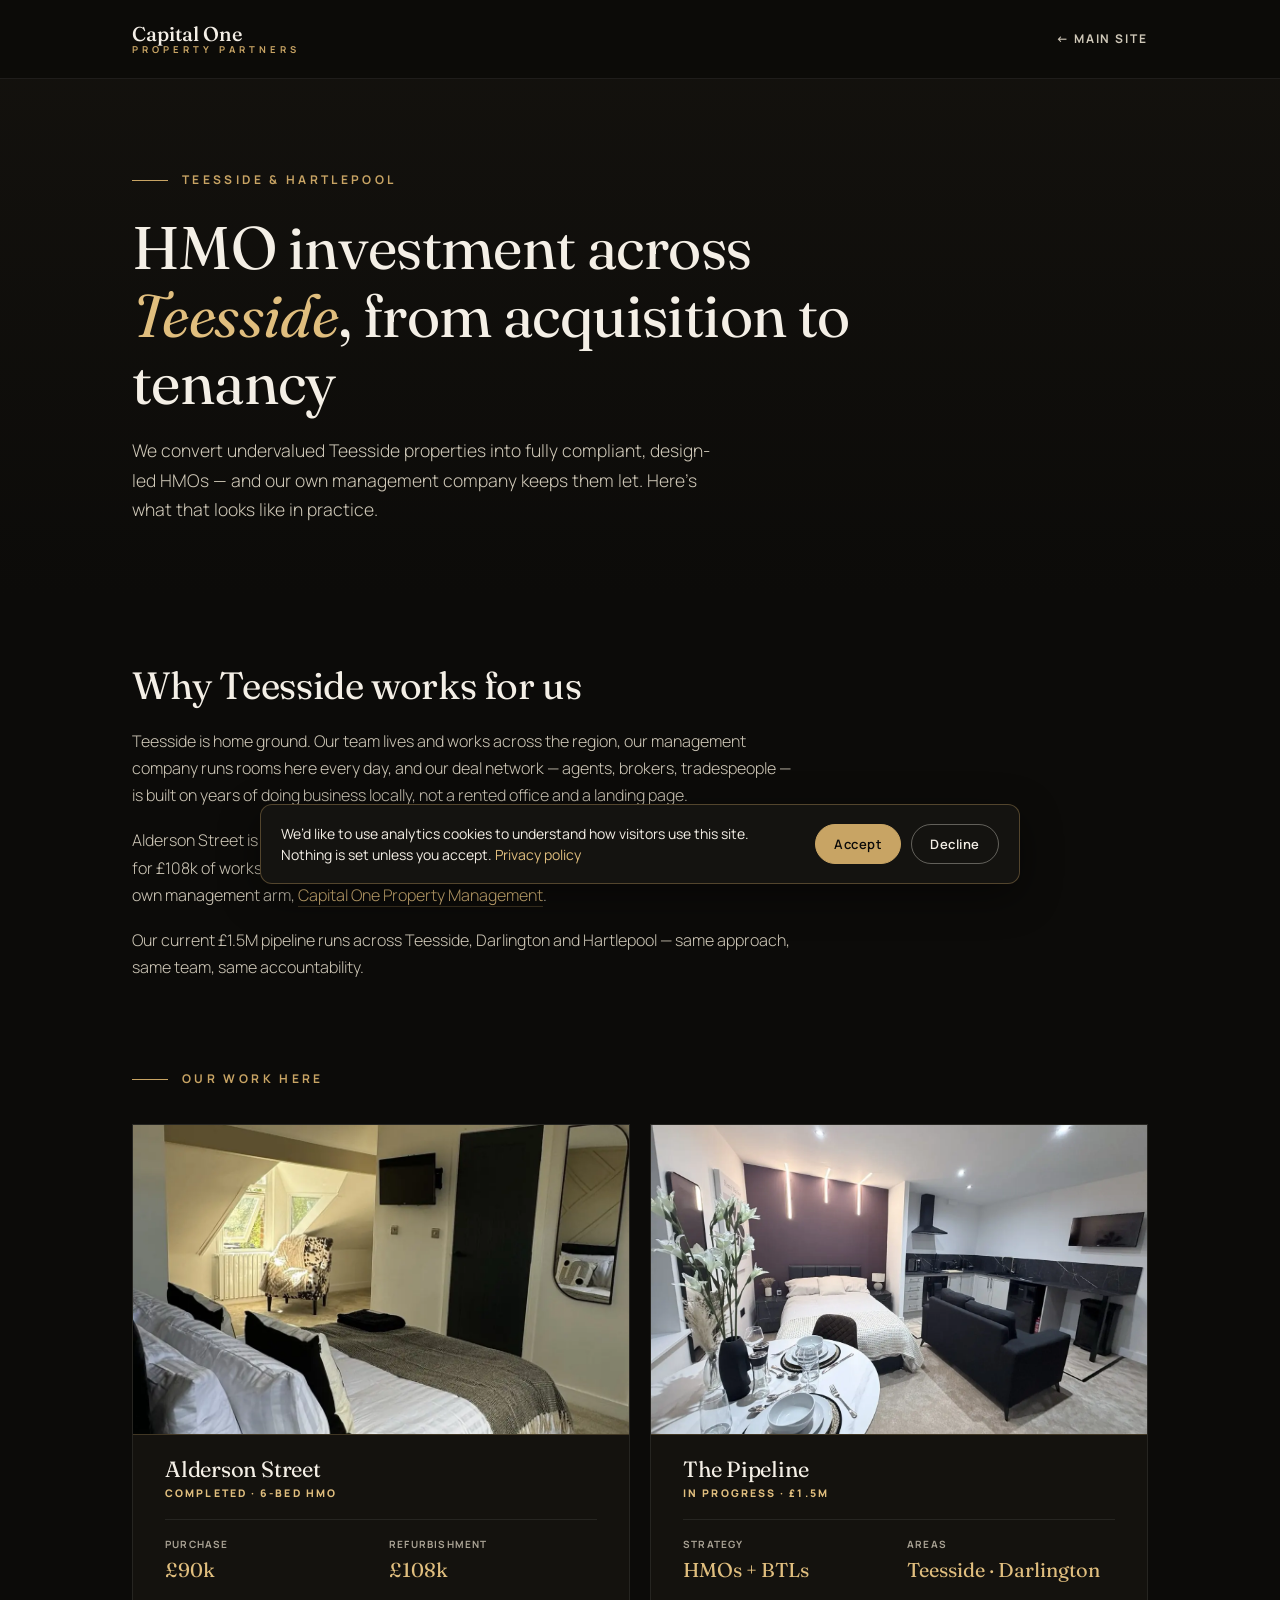
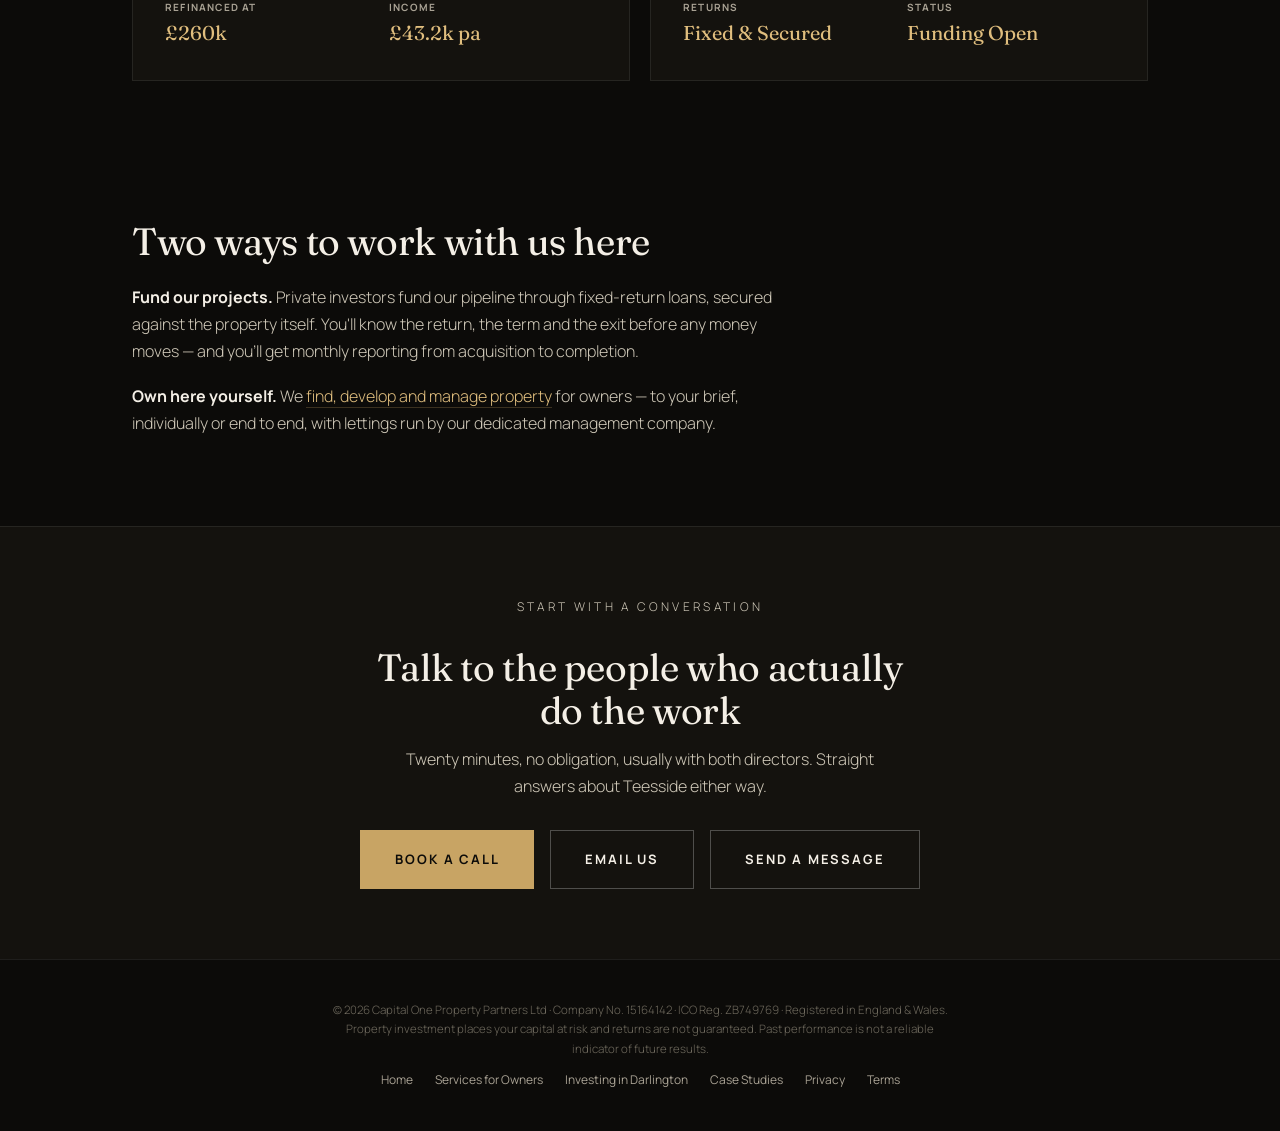
<file: teesside.html>
<!DOCTYPE html>
<html lang="en-GB">
<head>
<meta charset="UTF-8">
<meta name="viewport" content="width=device-width, initial-scale=1.0">
<title>Property Investment in Teesside — HMO Development & Management | Capital One Property Partners</title>
<meta name="description" content="HMO investment and property management across Teesside, Stockton and Hartlepool. Completed 6-bed HMO, full management through Capital One Property Management.">
<link rel="icon" href="data:image/svg+xml,%3Csvg xmlns='http://www.w3.org/2000/svg' viewBox='0 0 64 64'%3E%3Crect width='64' height='64' fill='%230c0b09'/%3E%3Ctext x='32' y='45' font-family='Georgia,serif' font-size='34' fill='%23c8a464' text-anchor='middle'%3EC1%3C/text%3E%3C/svg%3E">
<link rel="preconnect" href="https://fonts.googleapis.com">
<link rel="preconnect" href="https://fonts.gstatic.com" crossorigin>
<link href="https://fonts.googleapis.com/css2?family=Fraunces:opsz,wght@9..144,300;9..144,400;9..144,500&family=Manrope:wght@300;400;600;700;800&display=swap" rel="stylesheet">
<style>
:root{--ink:#0c0b09;--ink-2:#14120e;--line:rgba(255,255,255,.08);--line-2:rgba(200,164,100,.25);--gold:#c8a464;--gold-bright:#e0be7e;--cream:#f4efe6;--body:#a9a294;--body-bright:#cfc8b8;--serif:'Fraunces',Georgia,serif;--sans:'Manrope',-apple-system,sans-serif}
*{margin:0;padding:0;box-sizing:border-box}
html{scroll-behavior:smooth;overflow-x:hidden}
body{background:var(--ink);color:var(--cream);font-family:var(--sans);font-size:16px;line-height:1.7;overflow-x:hidden;-webkit-font-smoothing:antialiased}
img{max-width:100%;display:block}a{color:inherit;text-decoration:none}
::selection{background:var(--gold);color:var(--ink)}
.wrap{max-width:1080px;margin:0 auto;padding:0 32px}
.kicker{font-size:12px;letter-spacing:.28em;text-transform:uppercase;color:var(--gold);font-weight:700;display:flex;align-items:center;gap:14px}
.kicker::before{content:"";width:36px;height:1px;background:var(--gold)}
h1,h2,h3{font-family:var(--serif);font-weight:400;line-height:1.12;letter-spacing:-.01em}
.gold-i{font-style:italic;color:var(--gold-bright)}
.btn{display:inline-flex;align-items:center;gap:12px;padding:17px 34px;font-size:13px;font-weight:700;letter-spacing:.14em;text-transform:uppercase;border:1px solid transparent;cursor:pointer;transition:all .3s ease}
.btn-gold{background:var(--gold);color:var(--ink)}.btn-gold:hover{background:var(--gold-bright)}
.btn-ghost{border-color:rgba(255,255,255,.25);color:var(--cream)}.btn-ghost:hover{border-color:var(--gold);color:var(--gold-bright)}
header{position:fixed;inset:0 0 auto 0;z-index:100;padding:22px 0;background:rgba(12,11,9,.88);-webkit-backdrop-filter:blur(16px);backdrop-filter:blur(16px);border-bottom:1px solid var(--line)}
.nav{display:flex;align-items:center;justify-content:space-between;max-width:1080px;margin:0 auto;padding:0 32px}
.logo{display:flex;flex-direction:column;line-height:1.15}
.logo b{font-family:var(--serif);font-size:20px;font-weight:500}
.logo span{font-size:9.5px;letter-spacing:.42em;text-transform:uppercase;color:var(--gold);font-weight:700}
.nav-back{font-size:12px;font-weight:700;letter-spacing:.16em;text-transform:uppercase;color:var(--body-bright)}.nav-back:hover{color:var(--cream)}
.hero-lite{padding:170px 0 70px;background:linear-gradient(180deg,var(--ink-2),var(--ink))}
.hero-lite h1{font-size:clamp(34px,4.8vw,60px);max-width:20ch;margin:24px 0 20px}
.hero-lite .lead{color:var(--body-bright);font-size:17.5px;font-weight:300;max-width:58ch}
section{padding:70px 0}
.copy p{color:var(--body-bright);font-weight:300;margin-bottom:18px;max-width:66ch}
h2{font-size:clamp(26px,3.2vw,38px);margin-bottom:20px}
.deal-row{display:grid;grid-template-columns:1fr 1fr;gap:20px;margin-top:34px}
.dealcard{border:1px solid var(--line);padding:30px 32px;background:var(--ink-2)}
.dealcard img{aspect-ratio:16/10;object-fit:cover;margin:-30px -32px 22px;width:calc(100% + 64px);max-width:none;border-bottom:1px solid var(--line-2)}
.dealcard h3{font-size:22px}
.dealcard .tag{font-size:10.5px;letter-spacing:.2em;text-transform:uppercase;color:var(--gold-bright);font-weight:800;margin:4px 0 16px}
.dealcard dl{display:grid;grid-template-columns:1fr 1fr;gap:12px 16px;border-top:1px solid var(--line);padding-top:16px}
.dealcard dt{font-size:10px;letter-spacing:.12em;text-transform:uppercase;color:var(--body);font-weight:700}
.dealcard dd{font-family:var(--serif);font-size:20px;color:var(--gold-bright)}
.cta-lite{text-align:center;background:var(--ink-2);border-top:1px solid var(--line)}
.cta-lite h2{max-width:24ch;margin:16px auto 14px}
.cta-lite p{color:var(--body-bright);font-weight:300;max-width:52ch;margin:0 auto 30px}
.cta-lite .kicker{justify-content:center}.cta-lite .kicker::before{display:none}
.cta-actions{display:flex;gap:16px;justify-content:center;flex-wrap:wrap}
footer{border-top:1px solid var(--line);padding:40px 0;text-align:center}
footer p{font-size:11.5px;color:#6f6a5e;max-width:88ch;margin:0 auto 12px;font-weight:300}
footer .links{display:flex;gap:22px;justify-content:center;font-size:12px;flex-wrap:wrap}
footer .links a{color:var(--body)}footer .links a:hover{color:var(--cream)}
@media(max-width:820px){.deal-row{grid-template-columns:1fr}.hero-lite{padding:140px 0 54px}section{padding:54px 0}}
</style>
</head>
<body>
<header><div class="nav"><a class="logo" href="index.html"><b>Capital One</b><span>Property Partners</span></a><a class="nav-back" href="index.html">← Main Site</a></div></header>

<section class="hero-lite"><div class="wrap">
  <p class="kicker">Teesside &amp; Hartlepool</p>
  <h1>HMO investment across <span class="gold-i">Teesside</span>, from acquisition to tenancy</h1>
  <p class="lead">We convert undervalued Teesside properties into fully compliant, design-led HMOs — and our own management company keeps them let. Here’s what that looks like in practice.</p>
</div></section>

<section><div class="wrap copy">
  <h2>Why Teesside works for us</h2>
  <p>Teesside is home ground. Our team lives and works across the region, our management company runs rooms here every day, and our deal network — agents, brokers, tradespeople — is built on years of doing business locally, not a rented office and a landing page.</p>
<p>Alderson Street is the proof: bought for £90k, converted into a fully compliant six-bed HMO for £108k of works, refinanced at £260k and letting at £43.2k a year. Rooms let through our own management arm, <a href="https://capitalonepropertymanagement.co.uk" target="_blank" rel="noopener" style="color:var(--gold-bright);border-bottom:1px solid var(--line-2)">Capital One Property Management</a>.</p>
<p>Our current £1.5M pipeline runs across Teesside, Darlington and Hartlepool — same approach, same team, same accountability.</p>
</div></section>

<section style="padding-top:0"><div class="wrap">
  <p class="kicker">Our Work Here</p>
  <div class="deal-row">
    <div class="dealcard"><img src="images/alderson-2.webp" alt="Alderson Street — completed interior" loading="lazy" decoding="async"><h3>Alderson Street</h3><p class="tag">Completed · 6-Bed HMO</p><dl><div><dt>Purchase</dt><dd>£90k</dd></div><div><dt>Refurbishment</dt><dd>£108k</dd></div><div><dt>Refinanced At</dt><dd>£260k</dd></div><div><dt>Income</dt><dd>£43.2k pa</dd></div></dl></div><div class="dealcard"><img src="images/northgate-1.webp" alt="The Pipeline — completed interior" loading="lazy" decoding="async"><h3>The Pipeline</h3><p class="tag">In Progress · £1.5M</p><dl><div><dt>Strategy</dt><dd>HMOs + BTLs</dd></div><div><dt>Areas</dt><dd>Teesside · Darlington</dd></div><div><dt>Returns</dt><dd>Fixed &amp; Secured</dd></div><div><dt>Status</dt><dd>Funding Open</dd></div></dl></div>
  </div>
</div></section>

<section><div class="wrap copy">
  <h2>Two ways to work with us here</h2>
  <p><strong style="color:var(--cream)">Fund our projects.</strong> Private investors fund our pipeline through fixed-return loans, secured against the property itself. You'll know the return, the term and the exit before any money moves — and you'll get monthly reporting from acquisition to completion.</p>
  <p><strong style="color:var(--cream)">Own here yourself.</strong> We <a href="services.html" style="color:var(--gold-bright);border-bottom:1px solid var(--line-2)">find, develop and manage property</a> for owners — to your brief, individually or end to end, with lettings run by our dedicated management company.</p>
</div></section>

<section class="cta-lite" id="contact"><div class="wrap">
  <p class="kicker">Start With a Conversation</p>
  <h2>Talk to the people who actually do the work</h2>
  <p>Twenty minutes, no obligation, usually with both directors. Straight answers about Teesside either way.</p>
  <div class="cta-actions">
    <a href="index.html#contact" class="btn btn-gold">Book a Call</a>
    <a href="mailto:jack.haswell@capitalonepropertypartners.com" class="btn btn-ghost">Email Us</a>
      <a href="https://tally.so/r/KYbLAz" data-tally-open="KYbLAz" data-tally-overlay="1" data-tally-emoji-animation="none" class="btn btn-ghost">Send a Message</a>
  </div>
</div></section>

<footer><div class="wrap">
  <p>© 2026 Capital One Property Partners Ltd · Company No. 15164142 · ICO Reg. ZB749769 · Registered in England &amp; Wales. Property investment places your capital at risk and returns are not guaranteed. Past performance is not a reliable indicator of future results.</p>
  <div class="links"><a href="index.html">Home</a><a href="services.html">Services for Owners</a><a href="darlington.html">Investing in Darlington</a><a href="case-studies.html">Case Studies</a><a href="privacy.html">Privacy</a><a href="terms.html">Terms</a></div>
</div></footer>

<!-- Consent banner + analytics. GA4 live; Hotjar/Meta pixel slots ready (paste IDs below when accounts exist). -->
<script>
(function(){
  var GA_ID='G-9K857J86L0';
  var CS_TAG='c14281a8d700b'; /* Contentsquare (formerly Hotjar): session replay + heatmaps */
  var META_PIXEL='1629394512069657'; /* Meta pixel - retargeting audience */
  function loadAnalytics(){
    if(window.__c1Loaded)return;window.__c1Loaded=true;
    var s=document.createElement('script');s.async=true;
    s.src='https://www.googletagmanager.com/gtag/js?id='+GA_ID;
    document.head.appendChild(s);
    window.dataLayer=window.dataLayer||[];
    window.gtag=window.gtag||function(){dataLayer.push(arguments);};
    gtag('js',new Date());
    gtag('config',GA_ID);
    if(CS_TAG){var cs=document.createElement('script');cs.defer=true;cs.src='https://t.contentsquare.net/uxa/'+CS_TAG+'.js';document.head.appendChild(cs);}
    if(META_PIXEL){!function(f,b,e,v,n,t,s){if(f.fbq)return;n=f.fbq=function(){n.callMethod?n.callMethod.apply(n,arguments):n.queue.push(arguments)};if(!f._fbq)f._fbq=n;n.push=n;n.loaded=!0;n.version='2.0';n.queue=[];t=b.createElement(e);t.async=!0;t.src=v;s=b.getElementsByTagName(e)[0];s.parentNode.insertBefore(t,s)}(window,document,'script','https://connect.facebook.net/en_US/fbevents.js');fbq('init',META_PIXEL);fbq('track','PageView');}
  }
  var choice=null;
  try{choice=localStorage.getItem('c1-consent');}catch(e){}
  if(choice==='granted'){loadAnalytics();return;}
  if(choice==='denied'){return;}
  var css=document.createElement('style');
  css.textContent='#c1-cookies{position:fixed;left:16px;right:16px;bottom:16px;z-index:9999;background:#141310;color:#f4efe6;border:1px solid rgba(200,164,100,.35);border-radius:12px;padding:18px 20px;display:flex;flex-wrap:wrap;gap:14px;align-items:center;justify-content:space-between;font-family:Manrope,system-ui,sans-serif;font-size:14px;line-height:1.5;box-shadow:0 12px 40px rgba(0,0,0,.45);max-width:760px;margin:0 auto}#c1-cookies p{margin:0;flex:1 1 320px}#c1-cookies a{color:#e0be7e}#c1-cookies .c1-btns{display:flex;gap:10px}#c1-cookies button{font-family:inherit;font-size:13px;font-weight:600;letter-spacing:.04em;padding:10px 18px;border-radius:999px;cursor:pointer;border:1px solid #c8a464}#c1-cookies button[data-c=granted]{background:#c8a464;color:#0c0b09}#c1-cookies button[data-c=denied]{background:transparent;color:#f4efe6;border-color:rgba(244,239,230,.35)}@media(max-width:520px){#c1-cookies{padding:16px}#c1-cookies .c1-btns{width:100%}#c1-cookies button{flex:1}}';
  document.head.appendChild(css);
  var b=document.createElement('div');b.id='c1-cookies';b.setAttribute('role','dialog');b.setAttribute('aria-label','Cookie consent');
  b.innerHTML='<p>We\u2019d like to use analytics cookies to understand how visitors use this site. Nothing is set unless you accept. <a href="privacy.html">Privacy policy</a></p><div class="c1-btns"><button type="button" data-c="granted">Accept</button><button type="button" data-c="denied">Decline</button></div>';
  document.body.appendChild(b);
  b.addEventListener('click',function(e){
    var c=e.target&&e.target.getAttribute&&e.target.getAttribute('data-c');
    if(!c)return;
    try{localStorage.setItem('c1-consent',c);}catch(err){}
    if(c==='granted')loadAnalytics();
    b.parentNode.removeChild(b);
  });
})();
</script>

<!-- Tally forms: popup embeds + gated investor pack (download fires after the pack form is submitted) -->
<script>
(function(){
  var s=document.createElement('script');s.src='https://tally.so/widgets/embed.js';s.async=true;document.head.appendChild(s);
  window.addEventListener('message',function(e){
    if(typeof e.data!=='string')return;
    var d;try{d=JSON.parse(e.data);}catch(err){return;}
    if(d&&d.event==='Tally.FormSubmitted'&&d.payload&&d.payload.formId==='obWo0P'){
      setTimeout(function(){
        var a=document.createElement('a');a.href='capital-one-investor-pack.pdf';a.download='capital-one-investor-pack.pdf';
        document.body.appendChild(a);a.click();a.remove();
      },800);
    }
  });
})();
</script>
</body>
</html>
</file>
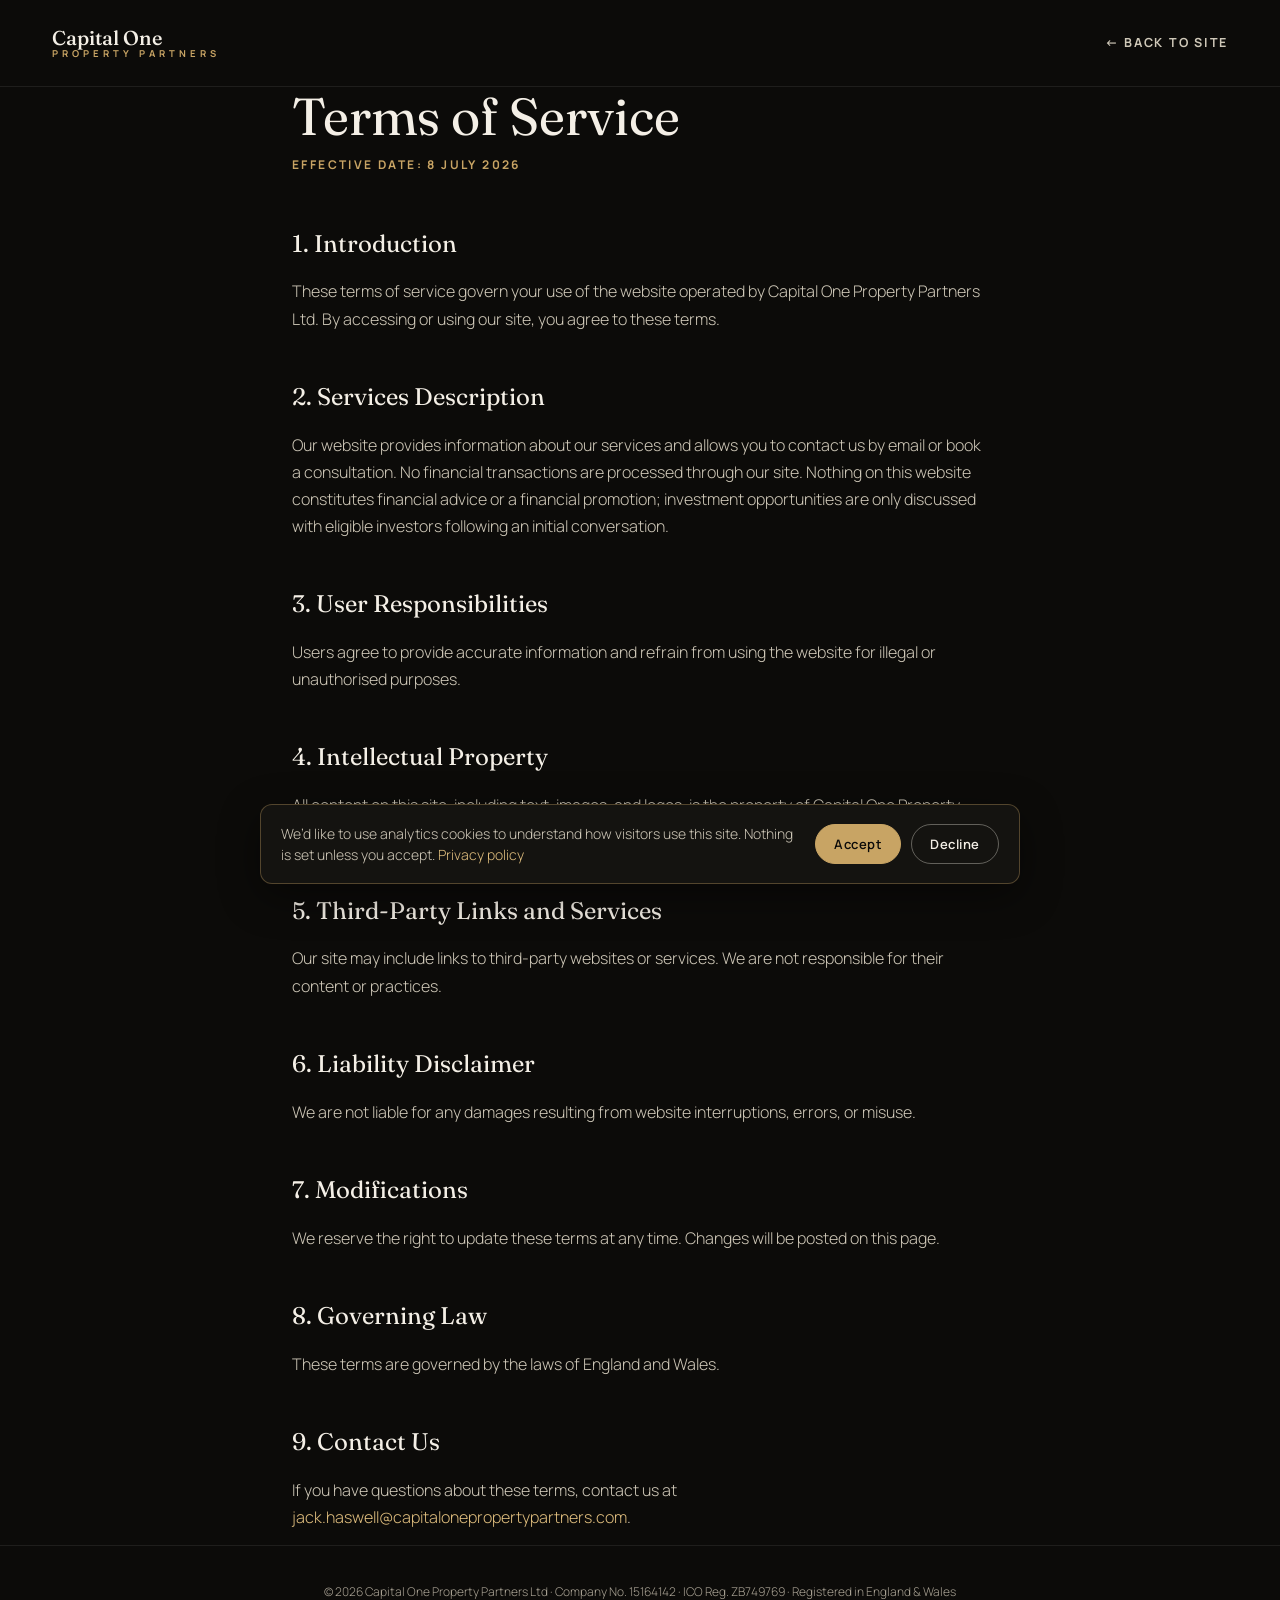
<file: terms.html>
<!DOCTYPE html>
<html lang="en-GB">
<head>
<meta charset="UTF-8">
<meta name="viewport" content="width=device-width, initial-scale=1.0">
<title>Terms of Service — Capital One Property Partners</title>
<meta name="description" content="Terms of service for Capital One Property Partners Ltd.">
<link rel="icon" href="data:image/svg+xml,%3Csvg xmlns='http://www.w3.org/2000/svg' viewBox='0 0 64 64'%3E%3Crect width='64' height='64' fill='%230c0b09'/%3E%3Ctext x='32' y='45' font-family='Georgia,serif' font-size='34' fill='%23c8a464' text-anchor='middle'%3EC1%3C/text%3E%3C/svg%3E">
<link rel="preconnect" href="https://fonts.googleapis.com">
<link rel="preconnect" href="https://fonts.gstatic.com" crossorigin>
<link href="https://fonts.googleapis.com/css2?family=Fraunces:opsz,wght@9..144,300;9..144,400;9..144,500&family=Manrope:wght@300;400;600;700&display=swap" rel="stylesheet">
<link rel="stylesheet" href="legal.css">
</head>
<body>

<header>
  <div class="wrap">
    <a class="logo" href="index.html"><b>Capital One</b><span>Property Partners</span></a>
    <a class="back" href="index.html">← Back to site</a>
  </div>
</header>

<main class="wrap">
  <h1>Terms of Service</h1>
  <p class="date">Effective date: 8 July 2026</p>

  <h2>1. Introduction</h2>
  <p>These terms of service govern your use of the website operated by Capital One Property Partners Ltd. By accessing or using our site, you agree to these terms.</p>

  <h2>2. Services Description</h2>
  <p>Our website provides information about our services and allows you to contact us by email or book a consultation. No financial transactions are processed through our site. Nothing on this website constitutes financial advice or a financial promotion; investment opportunities are only discussed with eligible investors following an initial conversation.</p>

  <h2>3. User Responsibilities</h2>
  <p>Users agree to provide accurate information and refrain from using the website for illegal or unauthorised purposes.</p>

  <h2>4. Intellectual Property</h2>
  <p>All content on this site, including text, images, and logos, is the property of Capital One Property Partners Ltd and is protected by intellectual property laws. Unauthorised use is prohibited.</p>

  <h2>5. Third-Party Links and Services</h2>
  <p>Our site may include links to third-party websites or services. We are not responsible for their content or practices.</p>

  <h2>6. Liability Disclaimer</h2>
  <p>We are not liable for any damages resulting from website interruptions, errors, or misuse.</p>

  <h2>7. Modifications</h2>
  <p>We reserve the right to update these terms at any time. Changes will be posted on this page.</p>

  <h2>8. Governing Law</h2>
  <p>These terms are governed by the laws of England and Wales.</p>

  <h2>9. Contact Us</h2>
  <p>If you have questions about these terms, contact us at <a href="mailto:jack.haswell@capitalonepropertypartners.com">jack.haswell@capitalonepropertypartners.com</a>.</p>
</main>

<footer>
  <p>© 2026 Capital One Property Partners Ltd · Company No. 15164142 · ICO Reg. ZB749769 · Registered in England &amp; Wales</p>
</footer>


<!-- Consent banner + analytics. GA4 live; Hotjar/Meta pixel slots ready (paste IDs below when accounts exist). -->
<script>
(function(){
  var GA_ID='G-9K857J86L0';
  var CS_TAG='c14281a8d700b'; /* Contentsquare (formerly Hotjar): session replay + heatmaps */
  var META_PIXEL='1629394512069657'; /* Meta pixel - retargeting audience */
  function loadAnalytics(){
    if(window.__c1Loaded)return;window.__c1Loaded=true;
    var s=document.createElement('script');s.async=true;
    s.src='https://www.googletagmanager.com/gtag/js?id='+GA_ID;
    document.head.appendChild(s);
    window.dataLayer=window.dataLayer||[];
    window.gtag=window.gtag||function(){dataLayer.push(arguments);};
    gtag('js',new Date());
    gtag('config',GA_ID);
    if(CS_TAG){var cs=document.createElement('script');cs.defer=true;cs.src='https://t.contentsquare.net/uxa/'+CS_TAG+'.js';document.head.appendChild(cs);}
    if(META_PIXEL){!function(f,b,e,v,n,t,s){if(f.fbq)return;n=f.fbq=function(){n.callMethod?n.callMethod.apply(n,arguments):n.queue.push(arguments)};if(!f._fbq)f._fbq=n;n.push=n;n.loaded=!0;n.version='2.0';n.queue=[];t=b.createElement(e);t.async=!0;t.src=v;s=b.getElementsByTagName(e)[0];s.parentNode.insertBefore(t,s)}(window,document,'script','https://connect.facebook.net/en_US/fbevents.js');fbq('init',META_PIXEL);fbq('track','PageView');}
  }
  var choice=null;
  try{choice=localStorage.getItem('c1-consent');}catch(e){}
  if(choice==='granted'){loadAnalytics();return;}
  if(choice==='denied'){return;}
  var css=document.createElement('style');
  css.textContent='#c1-cookies{position:fixed;left:16px;right:16px;bottom:16px;z-index:9999;background:#141310;color:#f4efe6;border:1px solid rgba(200,164,100,.35);border-radius:12px;padding:18px 20px;display:flex;flex-wrap:wrap;gap:14px;align-items:center;justify-content:space-between;font-family:Manrope,system-ui,sans-serif;font-size:14px;line-height:1.5;box-shadow:0 12px 40px rgba(0,0,0,.45);max-width:760px;margin:0 auto}#c1-cookies p{margin:0;flex:1 1 320px}#c1-cookies a{color:#e0be7e}#c1-cookies .c1-btns{display:flex;gap:10px}#c1-cookies button{font-family:inherit;font-size:13px;font-weight:600;letter-spacing:.04em;padding:10px 18px;border-radius:999px;cursor:pointer;border:1px solid #c8a464}#c1-cookies button[data-c=granted]{background:#c8a464;color:#0c0b09}#c1-cookies button[data-c=denied]{background:transparent;color:#f4efe6;border-color:rgba(244,239,230,.35)}@media(max-width:520px){#c1-cookies{padding:16px}#c1-cookies .c1-btns{width:100%}#c1-cookies button{flex:1}}';
  document.head.appendChild(css);
  var b=document.createElement('div');b.id='c1-cookies';b.setAttribute('role','dialog');b.setAttribute('aria-label','Cookie consent');
  b.innerHTML='<p>We\u2019d like to use analytics cookies to understand how visitors use this site. Nothing is set unless you accept. <a href="privacy.html">Privacy policy</a></p><div class="c1-btns"><button type="button" data-c="granted">Accept</button><button type="button" data-c="denied">Decline</button></div>';
  document.body.appendChild(b);
  b.addEventListener('click',function(e){
    var c=e.target&&e.target.getAttribute&&e.target.getAttribute('data-c');
    if(!c)return;
    try{localStorage.setItem('c1-consent',c);}catch(err){}
    if(c==='granted')loadAnalytics();
    b.parentNode.removeChild(b);
  });
})();
</script>
</body>
</html>
</file>
<file: legal.css>
:root{
  --ink:#0c0b09;
  --line:rgba(255,255,255,.08);
  --gold:#c8a464;
  --gold-bright:#e0be7e;
  --cream:#f4efe6;
  --body:#a9a294;
  --body-bright:#cfc8b8;
  --serif:'Fraunces',Georgia,serif;
  --sans:'Manrope',-apple-system,sans-serif;
}
*{margin:0;padding:0;box-sizing:border-box}
body{background:var(--ink);color:var(--cream);font-family:var(--sans);font-size:16px;line-height:1.7;-webkit-font-smoothing:antialiased}
a{color:var(--gold-bright);text-decoration:none}
a:hover{text-decoration:underline}
.wrap{max-width:760px;margin:0 auto;padding:0 32px}
header{padding:26px 0;border-bottom:1px solid var(--line)}
header .wrap{display:flex;align-items:center;justify-content:space-between;max-width:1240px}
.logo{display:flex;flex-direction:column;line-height:1.15;color:var(--cream)}
.logo:hover{text-decoration:none}
.logo b{font-family:var(--serif);font-size:20px;font-weight:500}
.logo span{font-size:9.5px;letter-spacing:.42em;text-transform:uppercase;color:var(--gold);font-weight:700}
.back{font-size:12.5px;font-weight:700;letter-spacing:.14em;text-transform:uppercase;color:var(--body-bright)}
main{padding:80px 0 100px}
h1{font-family:var(--serif);font-weight:400;font-size:clamp(34px,5vw,52px);line-height:1.12;margin-bottom:10px}
.date{color:var(--gold);font-size:12px;letter-spacing:.2em;text-transform:uppercase;font-weight:700;margin-bottom:48px}
h2{font-family:var(--serif);font-weight:400;font-size:24px;margin:44px 0 14px}
p,li{color:var(--body-bright);font-weight:300;margin-bottom:14px}
ul{padding-left:22px;margin-bottom:14px}
li{margin-bottom:8px}
strong{color:var(--cream);font-weight:600}
footer{border-top:1px solid var(--line);padding:36px 0;text-align:center}
footer p{font-size:12px;color:var(--body);margin:0}
</file>
